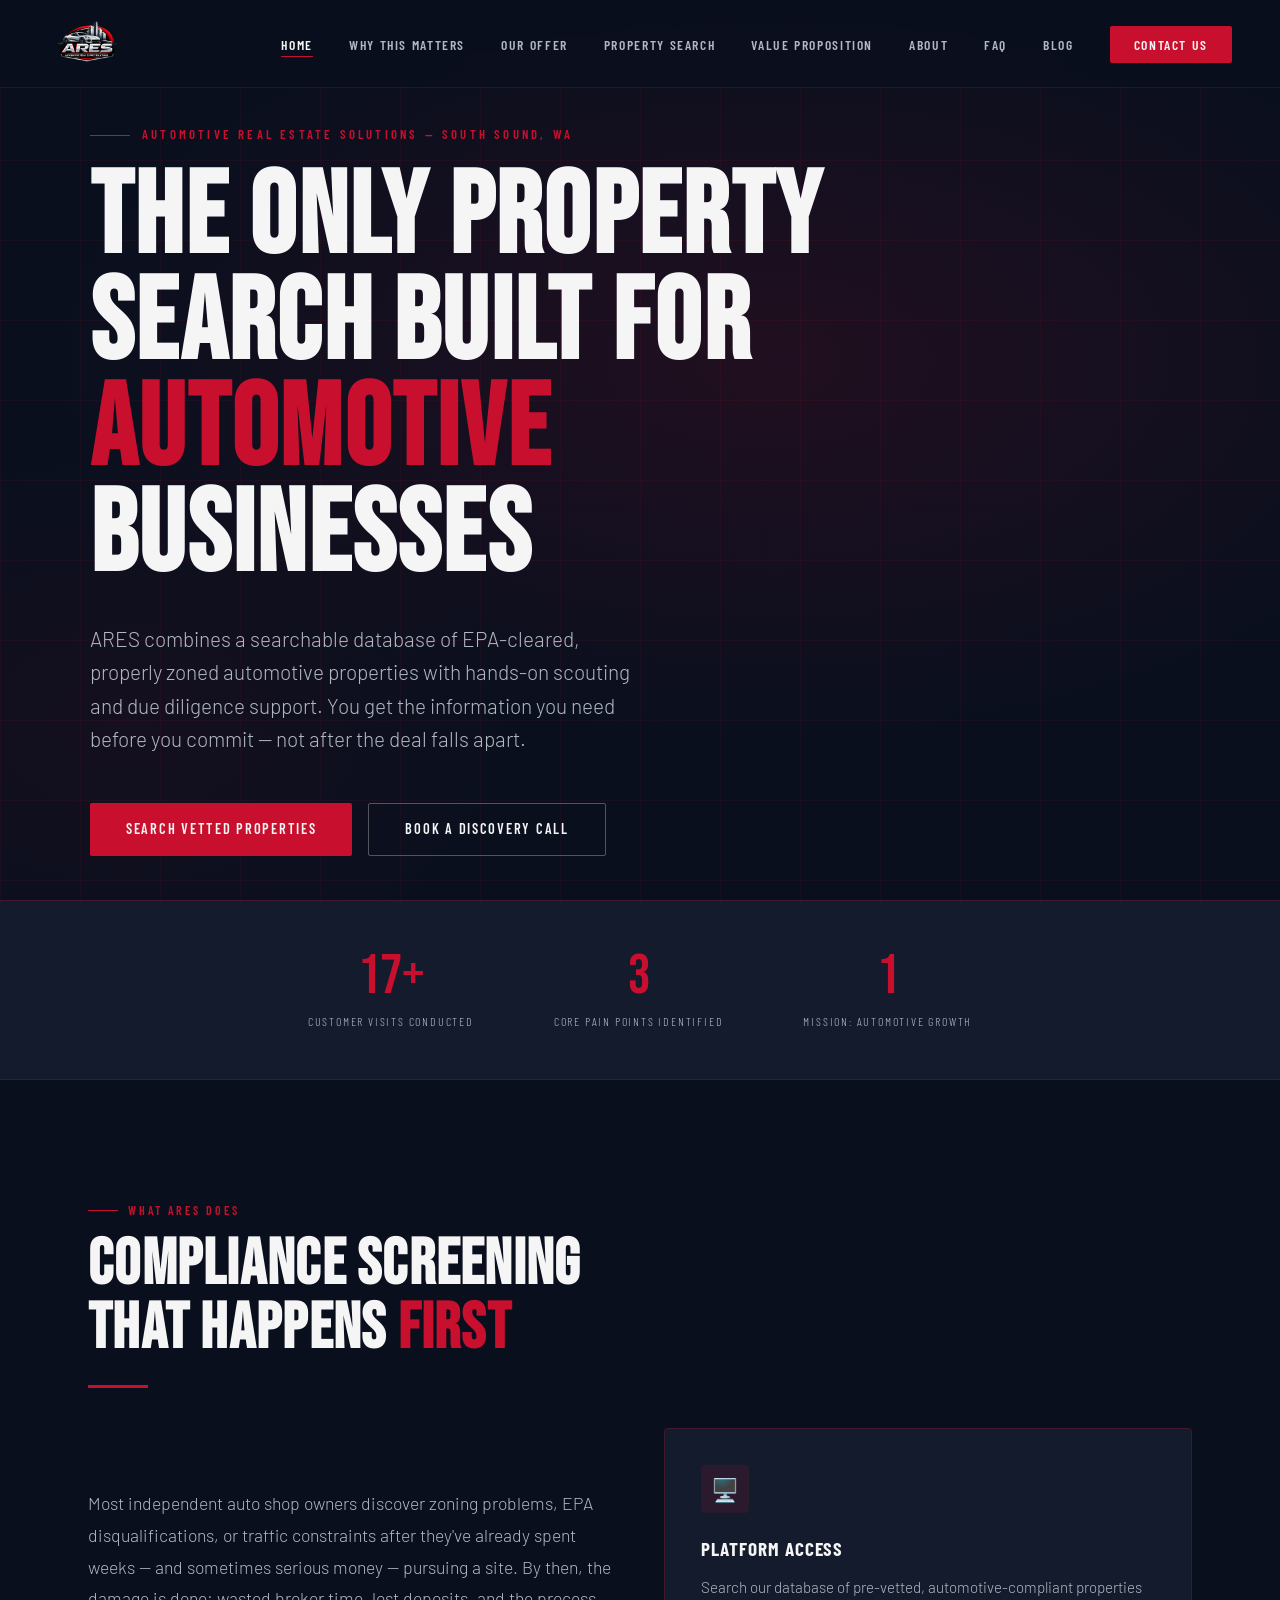
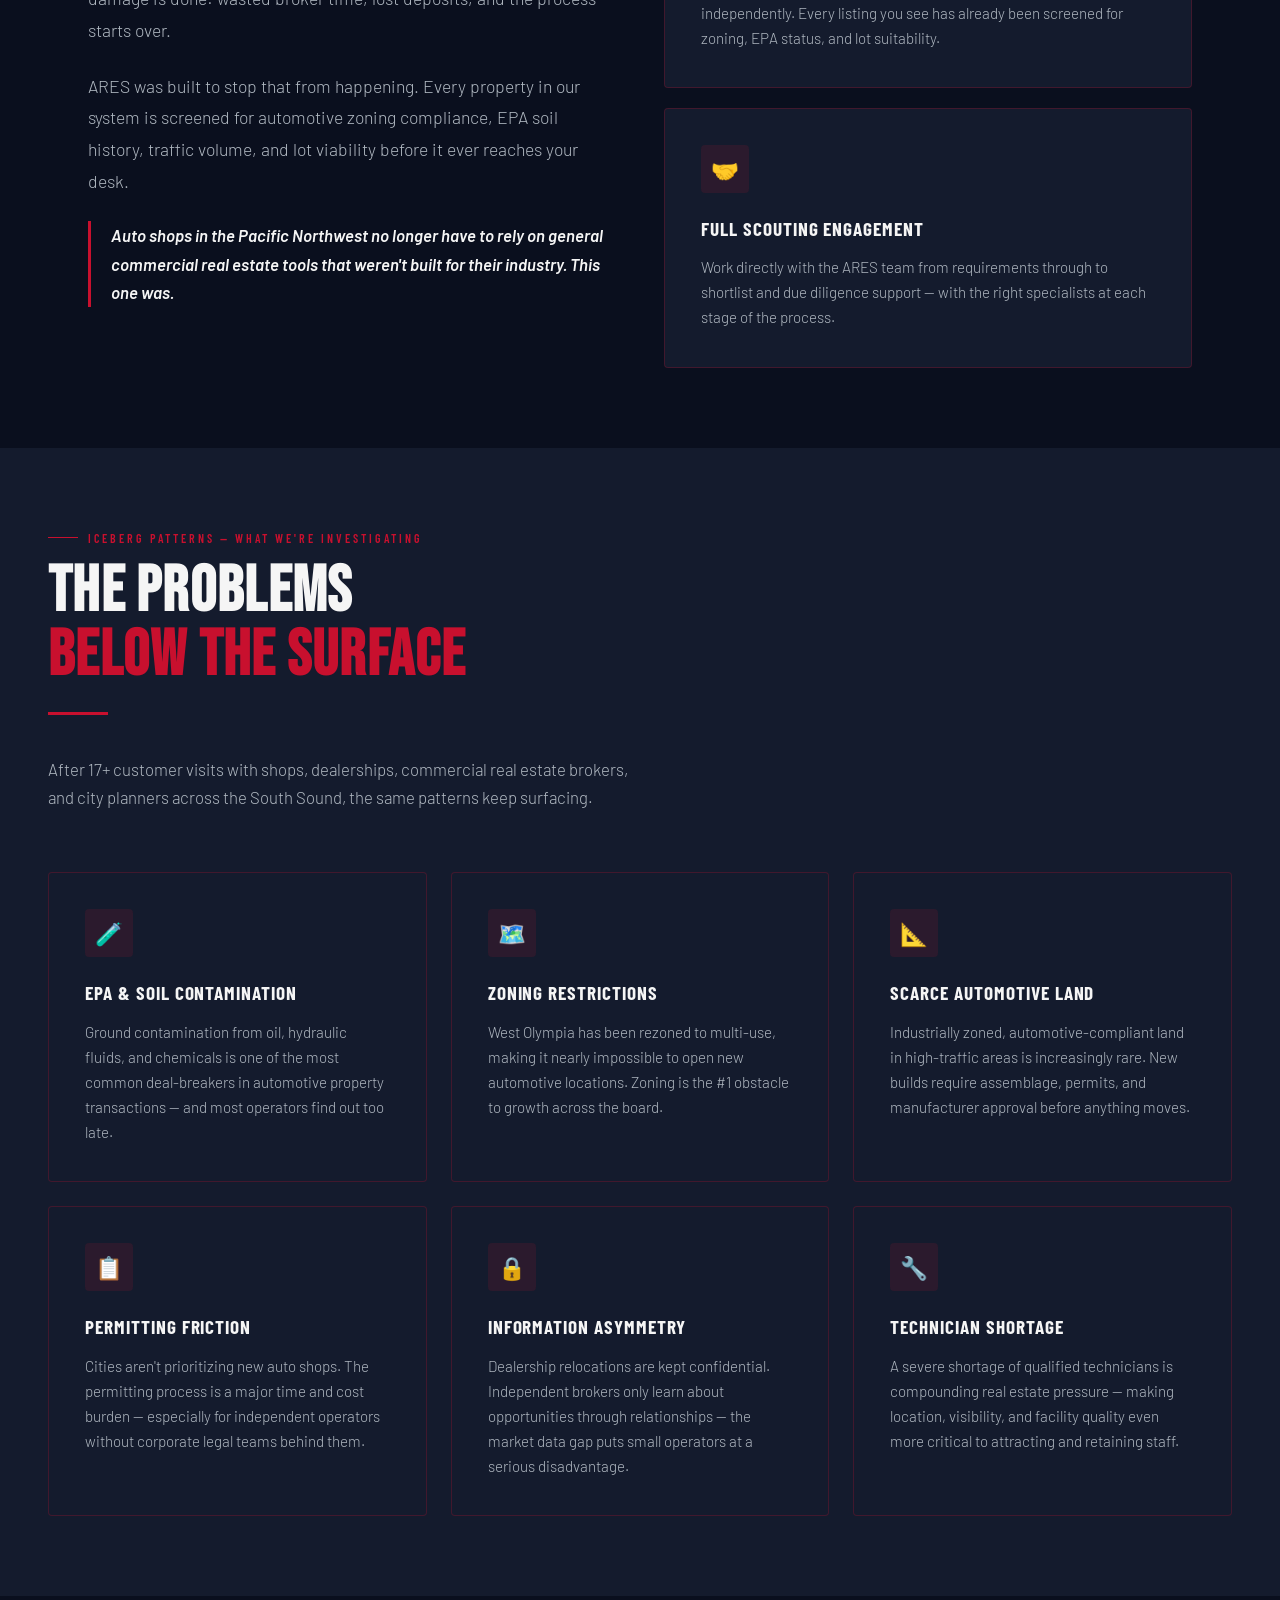
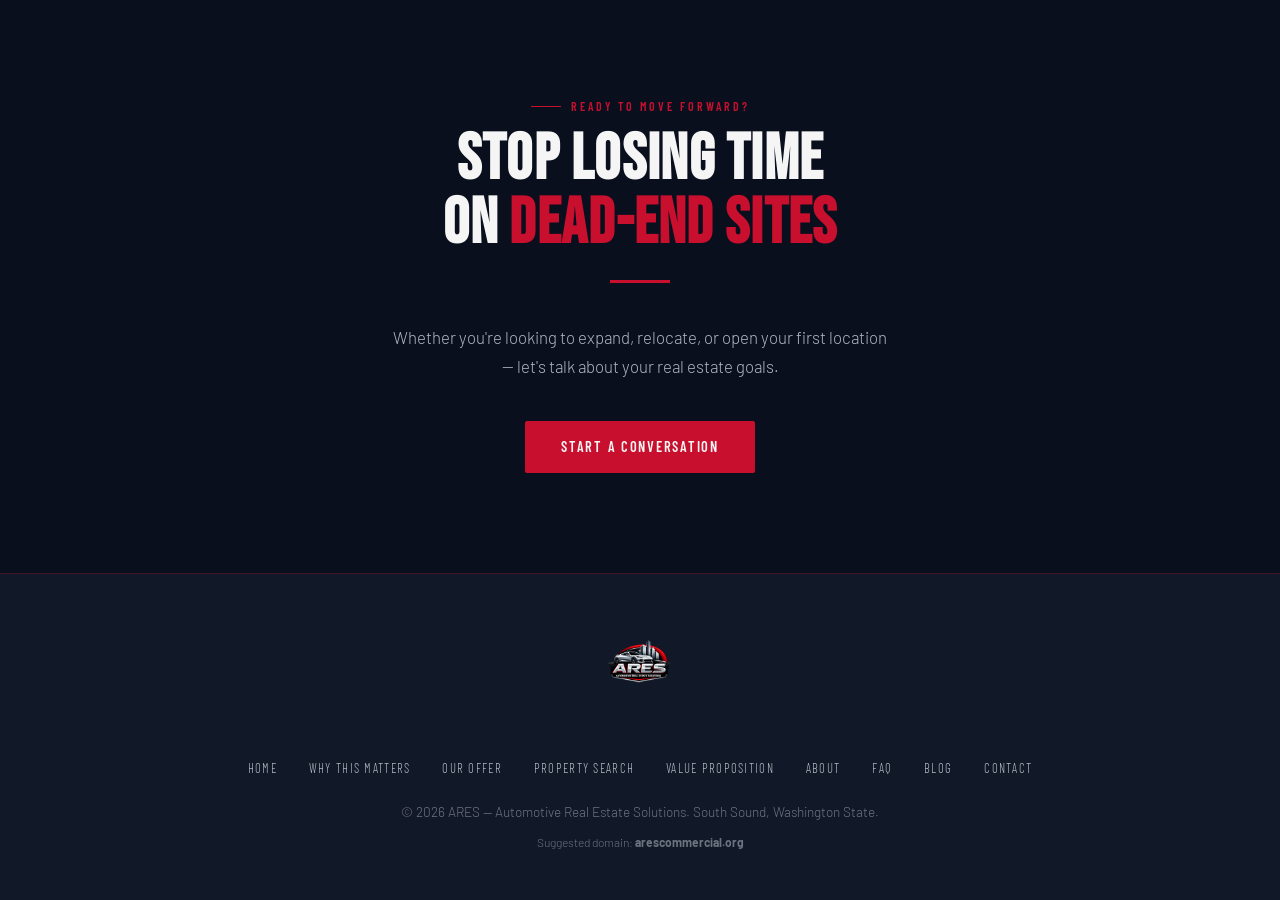
<file: index.html>
<!DOCTYPE html>
<html lang="en">
<head>
  <meta charset="UTF-8" />
  <meta name="viewport" content="width=device-width, initial-scale=1.0" />
  <title>ARES — Vetted Property for Automotive Businesses</title>
  <meta name="description" content="ARES helps auto shops and dealerships find EPA-cleared, properly zoned properties — with a searchable platform and hands-on scouting support." />
  <meta name="keywords" content="automotive real estate, auto shop property, car dealership land, zoning automotive WA, EPA compliant property Olympia, ARES" />  <link rel="canonical" href="https://arescommercial.org/" />
  <link rel="stylesheet" href="assets/style.css" />
  <meta property="og:title" content="ARES — Automotive Real Estate Solutions" />
  <meta property="og:description" content="Helping automotive businesses find, vet, and secure the right property in Washington State." />
  <meta property="og:url" content="https://arescommercial.org/" />
  <meta property="og:type" content="website" />
  <meta property="og:image" content="https://arescommercial.org/assets/logo.png" />
  <meta property="og:site_name" content="ARES Automotive Real Estate Solutions" />
  <meta name="twitter:card" content="summary_large_image" />
  <meta name="twitter:title" content="ARES — Automotive Real Estate Solutions" />
  <meta name="twitter:description" content="Helping automotive businesses find, vet, and secure the right property in Washington State." />
  <meta name="twitter:image" content="https://arescommercial.org/assets/logo.png" />
</head>
<body>

  <!-- NAV -->
  <nav>
    <a class="nav-logo" href="index.html">
      <img src="assets/logo.png" alt="ARES Automotive Real Estate Solutions Logo" />
    </a>
    <button class="hamburger" aria-label="Toggle menu">
      <span></span><span></span><span></span>
    </button>
    <ul>
      <li><a href="index.html" class="active">Home</a></li>
      <li><a href="why-this-matters.html">Why This Matters</a></li>
      <li><a href="offer.html">Our Offer</a></li>
      <li><a href="property-search.html">Property Search</a></li>
      <li><a href="value-proposition.html">Value Proposition</a></li>
      <li><a href="about.html">About</a></li>
      <li><a href="faq.html">FAQ</a></li>
      <li><a href="blog.html">Blog</a></li>
      <li><a href="contact.html" class="nav-cta">Contact Us</a></li>
    </ul>
  </nav>

  <!-- HERO -->
  <div class="hero">
    <div class="hero-bg"></div>
    <div class="hero-grid-lines"></div>
    <div class="hero-content">
      <p class="hero-eyebrow fade-in">Automotive Real Estate Solutions — South Sound, WA</p>
      <h1 class="fade-in">THE ONLY PROPERTY<br>SEARCH BUILT FOR<br><span>AUTOMOTIVE</span><br>BUSINESSES</h1>
      <p class="hero-sub fade-in">ARES combines a searchable database of EPA-cleared, properly zoned automotive properties with hands-on scouting and due diligence support. You get the information you need before you commit — not after the deal falls apart.</p>
      <div class="hero-cta-group fade-in">
        <a href="property-search.html" class="btn-primary">Search Vetted Properties</a>
        <a href="contact.html" class="btn-secondary">Book a Discovery Call</a>
      </div>
    </div>
  </div>

  <!-- STAT BAND -->
  <div class="stat-band">
    <div class="stat-item scroll-reveal">
      <div class="stat-num">17+</div>
      <div class="stat-label">Customer Visits Conducted</div>
    </div>
    <div class="stat-item scroll-reveal">
      <div class="stat-num">3</div>
      <div class="stat-label">Core Pain Points Identified</div>
    </div>
    <div class="stat-item scroll-reveal">
      <div class="stat-num">1</div>
      <div class="stat-label">Mission: Automotive Growth</div>
    </div>
  </div>

  <!-- COMMON WHY -->
  <section>
    <div class="scroll-reveal">
      <p class="section-eyebrow">What ARES Does</p>
      <h2>COMPLIANCE SCREENING<br>THAT HAPPENS <span>FIRST</span></h2>
      <div class="divider"></div>
    </div>
    <div class="grid-2" style="gap: 48px; align-items: center;">
      <div class="scroll-reveal">
        <p style="font-size:1.1rem; color:var(--steel); line-height:1.8; margin-bottom:24px;">
          Most independent auto shop owners discover zoning problems, EPA disqualifications, or traffic constraints after they've already spent weeks — and sometimes serious money — pursuing a site. By then, the damage is done: wasted broker time, lost deposits, and the process starts over.
        </p>
        <p style="font-size:1.1rem; color:var(--steel); line-height:1.8; margin-bottom:24px;">
          ARES was built to stop that from happening. Every property in our system is screened for automotive zoning compliance, EPA soil history, traffic volume, and lot viability before it ever reaches your desk.
        </p>
        <p style="font-size:1.05rem; color:var(--white); font-weight:600; font-style: italic; border-left: 3px solid var(--red); padding-left: 20px;">
          Auto shops in the Pacific Northwest no longer have to rely on general commercial real estate tools that weren't built for their industry. This one was.
        </p>
      </div>
      <div class="scroll-reveal" style="display:flex; flex-direction:column; gap:20px;">
        <div class="card">
          <div class="card-icon">🖥️</div>
          <h3>Platform Access</h3>
          <p>Search our database of pre-vetted, automotive-compliant properties independently. Every listing you see has already been screened for zoning, EPA status, and lot suitability.</p>
        </div>
        <div class="card">
          <div class="card-icon">🤝</div>
          <h3>Full Scouting Engagement</h3>
          <p>Work directly with the ARES team from requirements through to shortlist and due diligence support — with the right specialists at each stage of the process.</p>
        </div>
      </div>
    </div>
  </section>

  <!-- ICEBERG / PROBLEMS WE'RE INVESTIGATING -->
  <section style="background: var(--card-bg); max-width:100%; padding: 80px 48px;">
    <div style="max-width:1200px; margin:0 auto;">
      <div class="scroll-reveal">
        <p class="section-eyebrow">Iceberg Patterns — What We're Investigating</p>
        <h2>THE PROBLEMS<br><span>BELOW THE SURFACE</span></h2>
        <div class="divider"></div>
        <p class="section-lead">After 17+ customer visits with shops, dealerships, commercial real estate brokers, and city planners across the South Sound, the same patterns keep surfacing.</p>
      </div>
      <div class="grid-3">
        <div class="card scroll-reveal">
          <div class="card-icon">🧪</div>
          <h3>EPA & Soil Contamination</h3>
          <p>Ground contamination from oil, hydraulic fluids, and chemicals is one of the most common deal-breakers in automotive property transactions — and most operators find out too late.</p>
        </div>
        <div class="card scroll-reveal">
          <div class="card-icon">🗺️</div>
          <h3>Zoning Restrictions</h3>
          <p>West Olympia has been rezoned to multi-use, making it nearly impossible to open new automotive locations. Zoning is the #1 obstacle to growth across the board.</p>
        </div>
        <div class="card scroll-reveal">
          <div class="card-icon">📐</div>
          <h3>Scarce Automotive Land</h3>
          <p>Industrially zoned, automotive-compliant land in high-traffic areas is increasingly rare. New builds require assemblage, permits, and manufacturer approval before anything moves.</p>
        </div>
        <div class="card scroll-reveal">
          <div class="card-icon">📋</div>
          <h3>Permitting Friction</h3>
          <p>Cities aren't prioritizing new auto shops. The permitting process is a major time and cost burden — especially for independent operators without corporate legal teams behind them.</p>
        </div>
        <div class="card scroll-reveal">
          <div class="card-icon">🔒</div>
          <h3>Information Asymmetry</h3>
          <p>Dealership relocations are kept confidential. Independent brokers only learn about opportunities through relationships — the market data gap puts small operators at a serious disadvantage.</p>
        </div>
        <div class="card scroll-reveal">
          <div class="card-icon">🔧</div>
          <h3>Technician Shortage</h3>
          <p>A severe shortage of qualified technicians is compounding real estate pressure — making location, visibility, and facility quality even more critical to attracting and retaining staff.</p>
        </div>
      </div>
    </div>
  </section>

  <!-- CTA BAND -->
  <section style="text-align:center; padding: 100px 48px;">
    <div class="scroll-reveal">
      <p class="section-eyebrow" style="justify-content:center;">Ready to Move Forward?</p>
      <h2>STOP LOSING TIME<br>ON <span>DEAD-END SITES</span></h2>
      <div class="divider" style="margin: 24px auto 40px;"></div>
      <p style="color:var(--steel); max-width:500px; margin:0 auto 40px; font-size:1.05rem;">Whether you're looking to expand, relocate, or open your first location — let's talk about your real estate goals.</p>
      <a href="contact.html" class="btn-primary">Start a Conversation</a>
    </div>
  </section>

  <!-- FOOTER -->
  <footer>
    <img src="assets/logo.png" alt="ARES Logo" />
    <ul class="footer-links">
      <li><a href="index.html">Home</a></li>
      <li><a href="why-this-matters.html">Why This Matters</a></li>
      <li><a href="offer.html">Our Offer</a></li>
      <li><a href="property-search.html">Property Search</a></li>
      <li><a href="value-proposition.html">Value Proposition</a></li>
      <li><a href="about.html">About</a></li>
      <li><a href="faq.html">FAQ</a></li>
      <li><a href="blog.html">Blog</a></li>
      <li><a href="contact.html">Contact</a></li>
    </ul>
    <p>&copy; 2026 ARES — Automotive Real Estate Solutions. South Sound, Washington State.</p>
    <p style="margin-top:8px; font-size:0.75rem;">Suggested domain: <strong>arescommercial.org</strong></p>
  </footer>

  <script src="assets/main.js"></script>
</body>
</html>
</file>
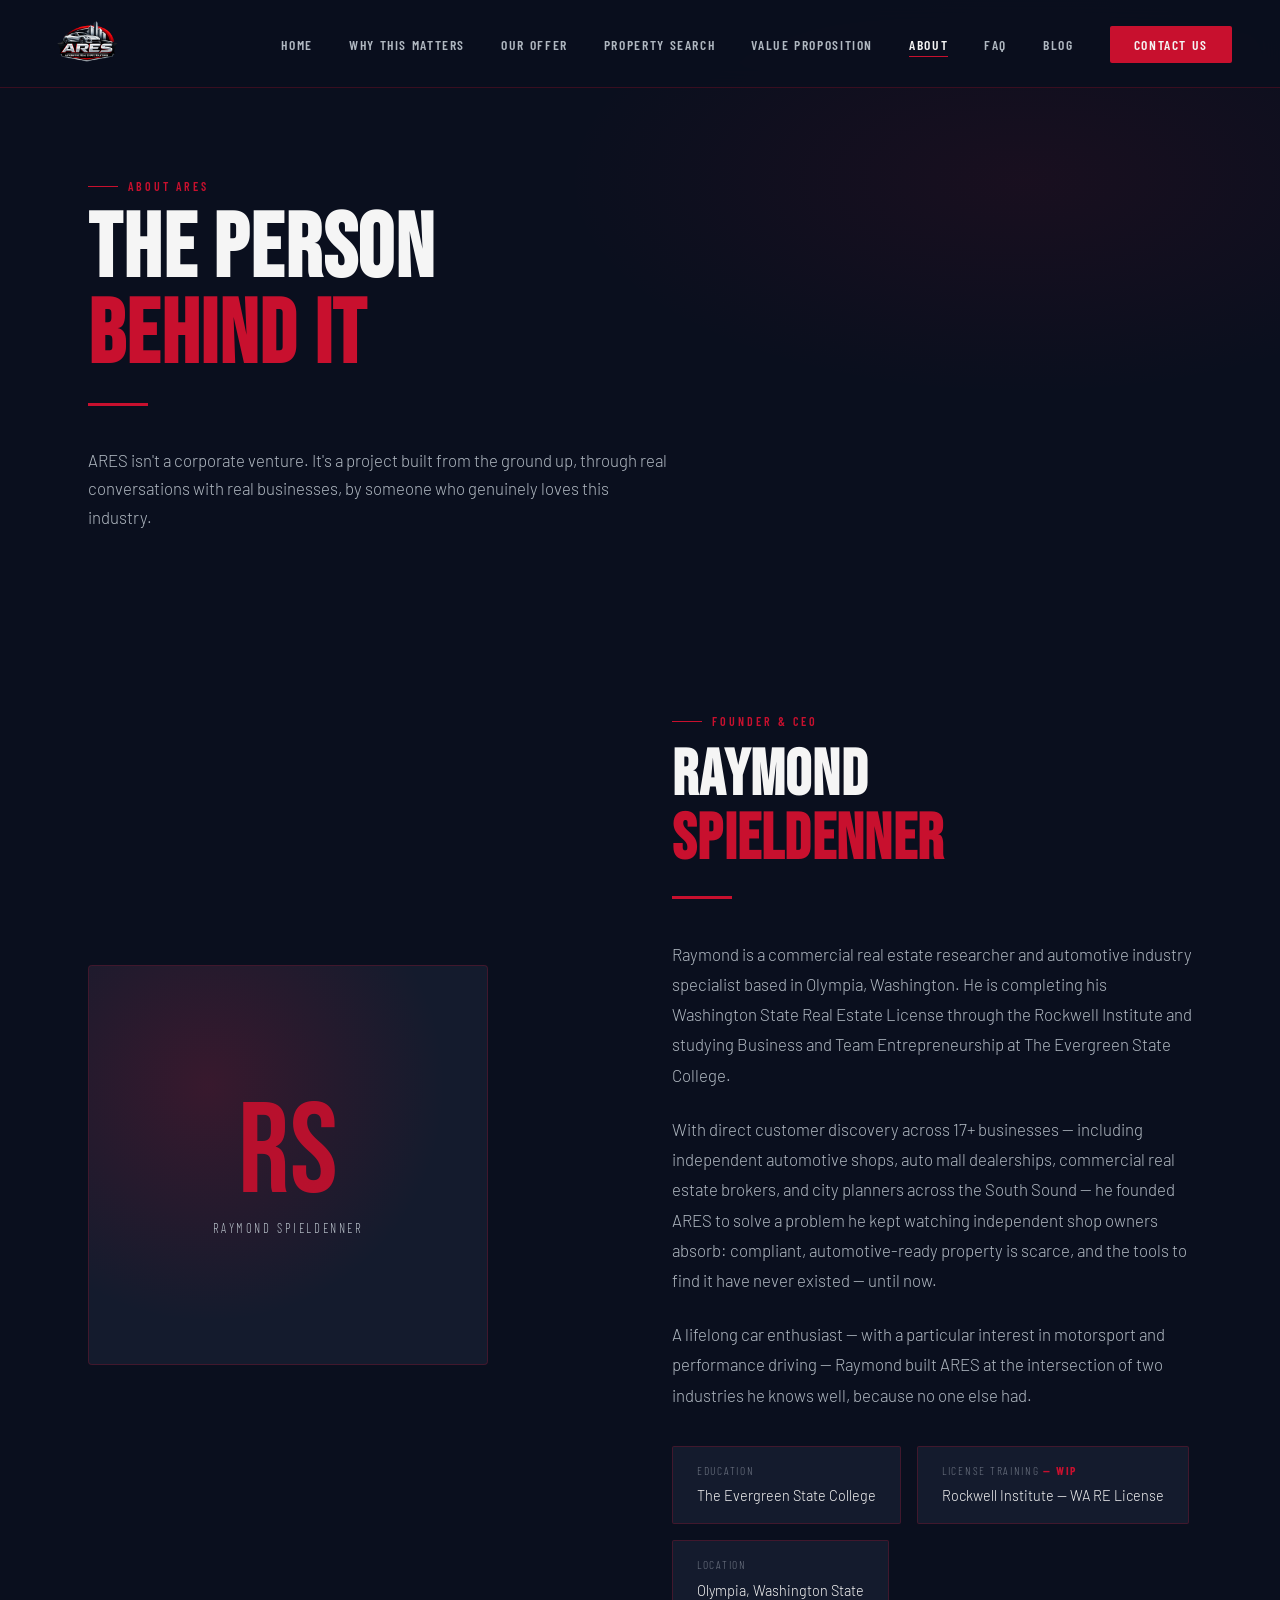
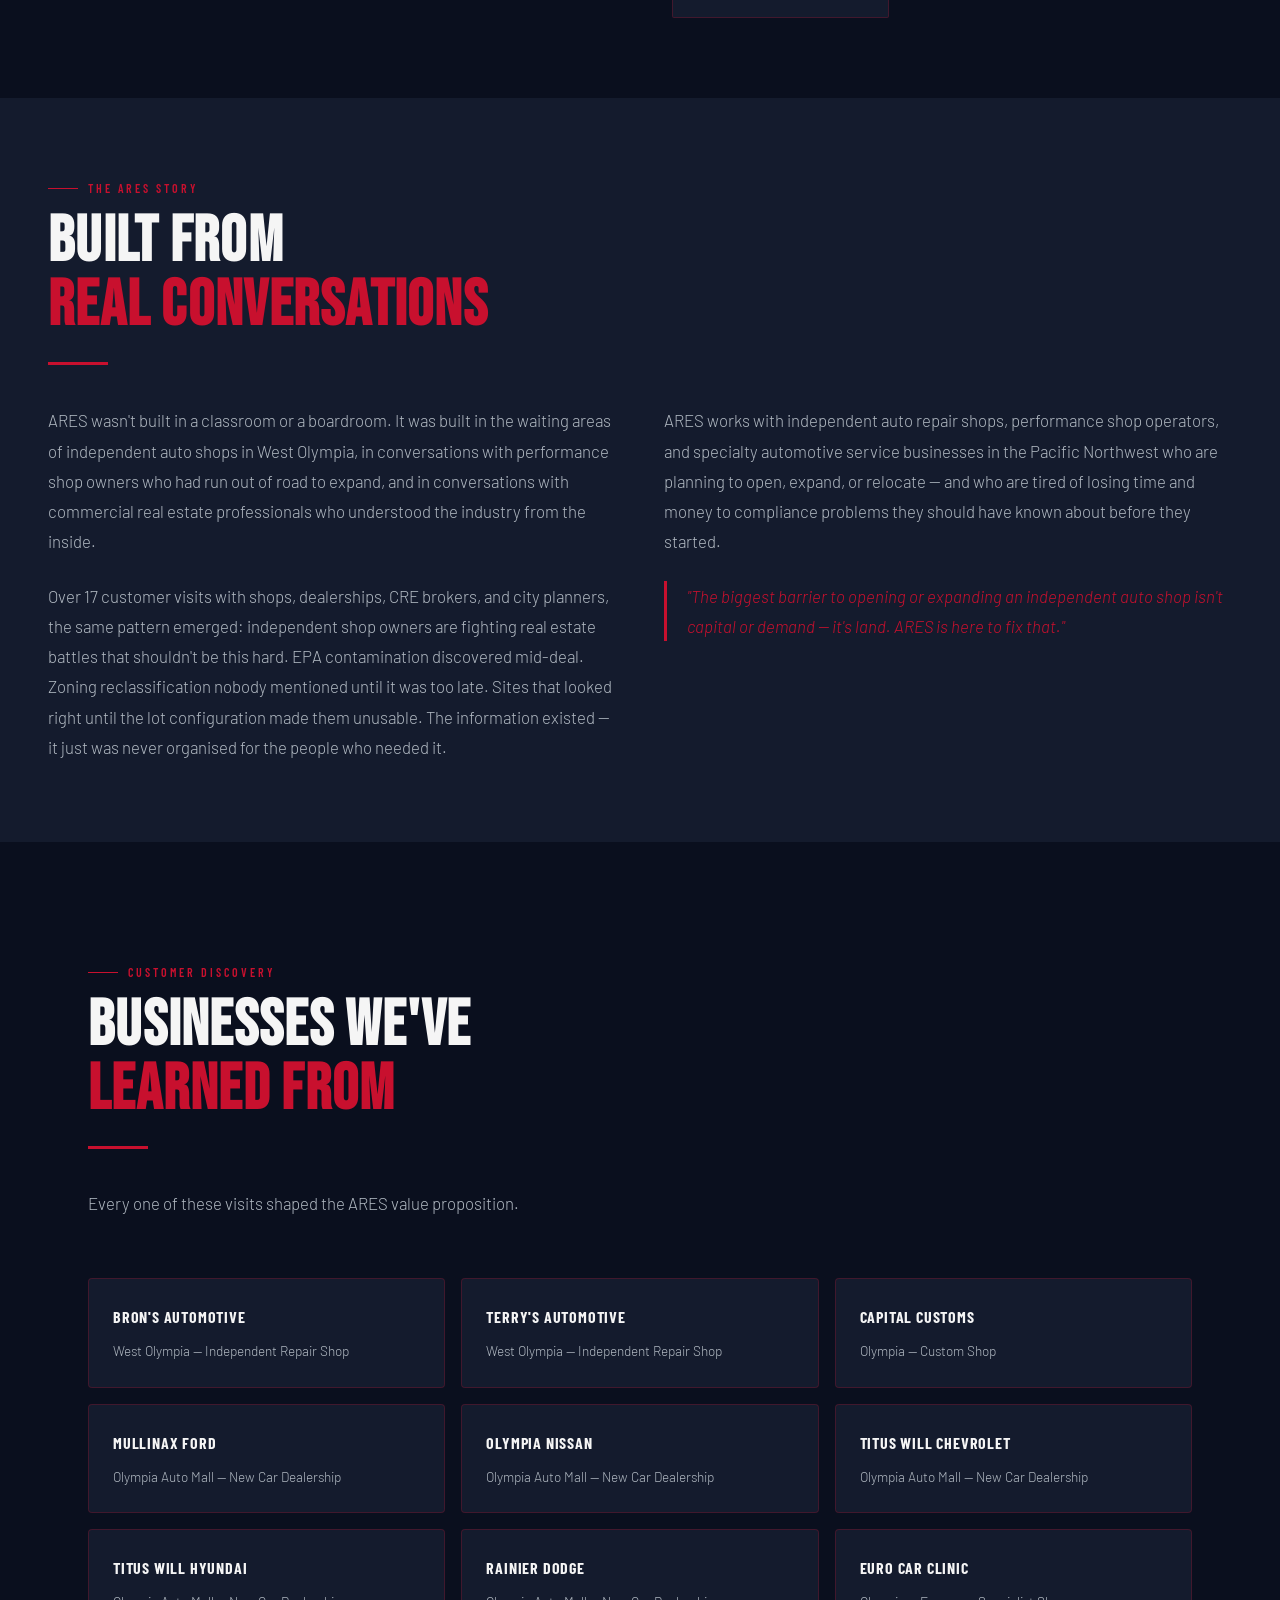
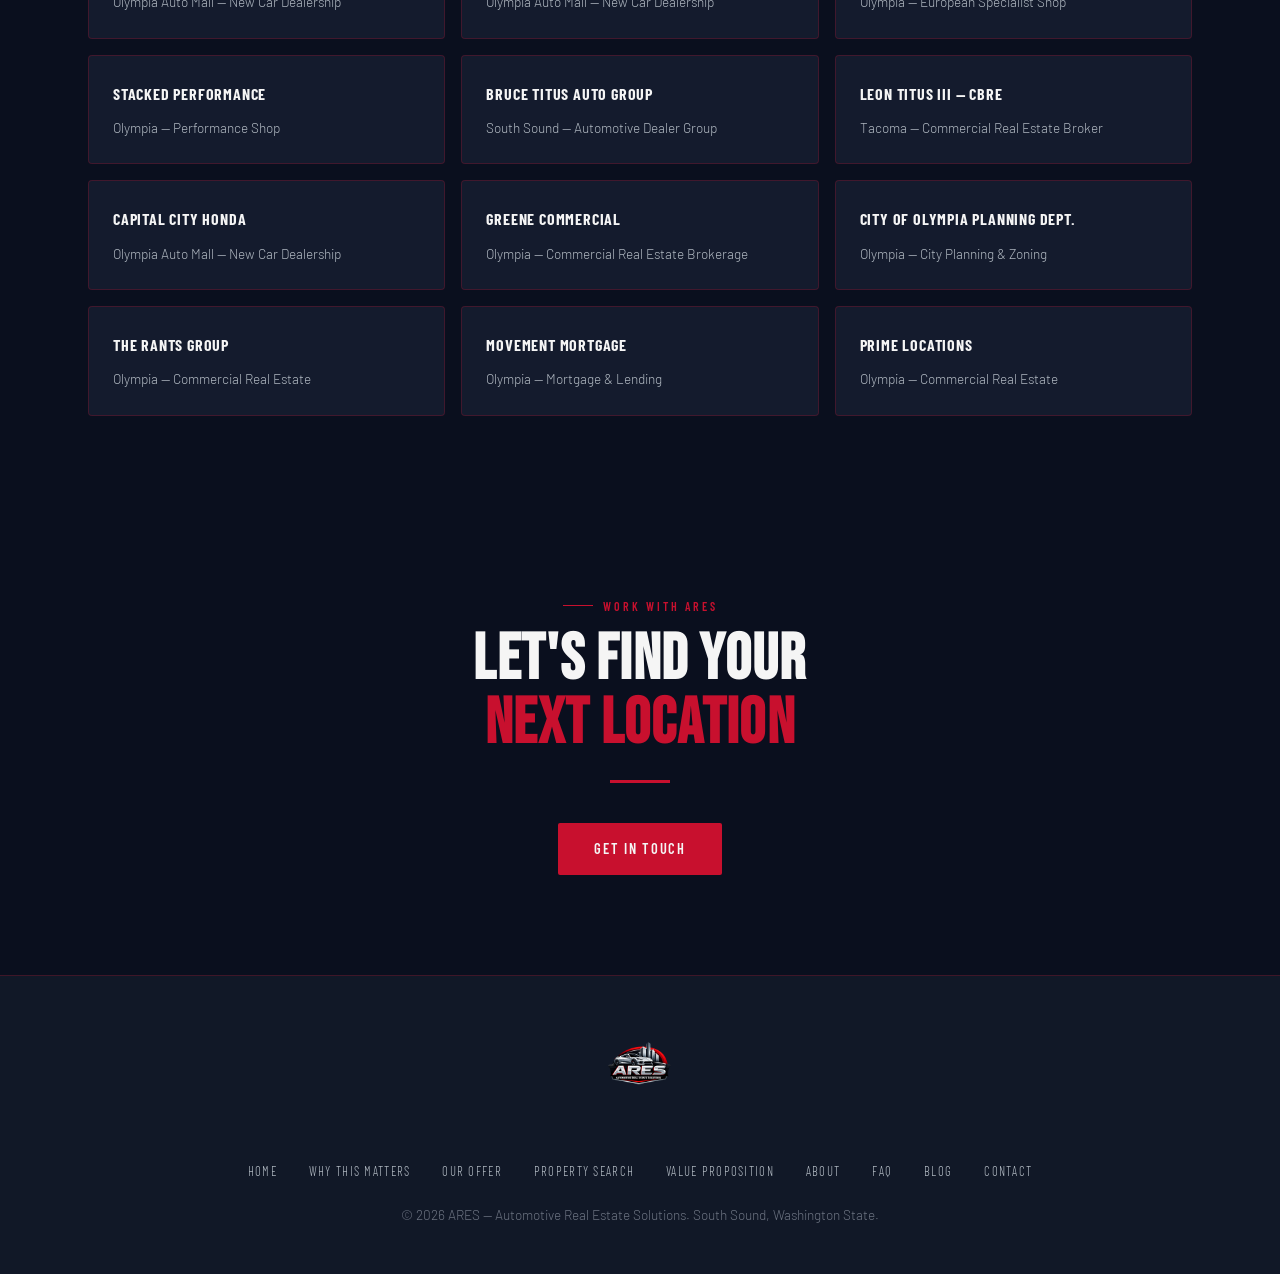
<file: about.html>
<!DOCTYPE html>
<html lang="en">
<head>
  <meta charset="UTF-8" />
  <meta name="viewport" content="width=device-width, initial-scale=1.0" />
  <title>About — ARES Automotive Real Estate Solutions</title>
  <meta name="description" content="ARES was founded by Raymond Spieldenner to solve the real estate challenges facing South Sound automotive businesses." />
  <meta name="keywords" content="ARES founder, Raymond Spieldenner, automotive real estate Washington, Evergreen State College entrepreneurship" />
  <link rel="canonical" href="https://arescommercial.org/about.html" />
  <link rel="stylesheet" href="assets/style.css" />
  <meta property="og:title" content="About ARES — Automotive Real Estate Solutions" />
  <meta property="og:description" content="ARES was founded by Raymond Spieldenner to solve the real estate challenges facing independent auto shops and dealerships in Washington State." />
  <meta property="og:url" content="https://arescommercial.org/about.html" />
  <meta property="og:type" content="website" />
  <meta property="og:image" content="https://arescommercial.org/assets/logo.png" />
  <meta property="og:site_name" content="ARES Automotive Real Estate Solutions" />
  <meta name="twitter:card" content="summary_large_image" />
  <meta name="twitter:title" content="About ARES — Automotive Real Estate Solutions" />
  <meta name="twitter:description" content="ARES was founded by Raymond Spieldenner to solve the real estate challenges facing independent auto shops and dealerships in Washington State." />
  <meta name="twitter:image" content="https://arescommercial.org/assets/logo.png" />
</head>
<body>

  <!-- NAV -->
  <nav>
    <a class="nav-logo" href="index.html">
      <img src="assets/logo.png" alt="ARES Logo" />
    </a>
    <button class="hamburger" aria-label="Toggle menu">
      <span></span><span></span><span></span>
    </button>
    <ul>
      <li><a href="index.html">Home</a></li>
      <li><a href="why-this-matters.html">Why This Matters</a></li>
      <li><a href="offer.html">Our Offer</a></li>
      <li><a href="property-search.html">Property Search</a></li>
      <li><a href="value-proposition.html">Value Proposition</a></li>
      <li><a href="about.html" class="active">About</a></li>
      <li><a href="faq.html">FAQ</a></li>
      <li><a href="blog.html">Blog</a></li>
      <li><a href="contact.html" class="nav-cta">Contact Us</a></li>
    </ul>
  </nav>

  <div class="page-hero-bg"></div>

  <!-- PAGE HERO -->
  <div class="page-hero">
    <p class="section-eyebrow fade-in">About ARES</p>
    <h1 class="fade-in" style="font-family:'Bebas Neue',sans-serif; font-size:clamp(3rem,7vw,7rem); line-height:0.95; letter-spacing:0.02em;">THE PERSON<br><span style="color:var(--red);">BEHIND IT</span></h1>
    <div class="divider fade-in"></div>
    <p class="fade-in" style="font-size:1.05rem; color:var(--steel); max-width:580px; line-height:1.7;">ARES isn't a corporate venture. It's a project built from the ground up, through real conversations with real businesses, by someone who genuinely loves this industry.</p>
  </div>

  <!-- FOUNDER SECTION -->
  <section>
    <div class="grid-2" style="gap:64px; align-items:center;">
      <div class="scroll-reveal">
        <!-- Monogram placeholder in brand colors -->
        <div style="width:100%; aspect-ratio:1; max-width:400px; background:var(--card-bg); border:1px solid var(--border); border-radius:4px; display:flex; align-items:center; justify-content:center; position:relative; overflow:hidden;">
          <div style="position:absolute; inset:0; background: radial-gradient(ellipse at 30% 30%, rgba(200,16,46,0.2), transparent 60%);"></div>
          <div style="text-align:center; position:relative; z-index:1;">
            <div style="font-family:'Bebas Neue',sans-serif; font-size:8rem; color:var(--red); line-height:1; opacity:0.9;">RS</div>
            <div style="font-family:'Barlow Condensed',sans-serif; font-size:0.8rem; letter-spacing:0.2em; text-transform:uppercase; color:var(--steel);">Raymond Spieldenner</div>
          </div>
        </div>
      </div>
      <div class="scroll-reveal">
        <p class="section-eyebrow">Founder & CEO</p>
        <h2>RAYMOND<br><span>SPIELDENNER</span></h2>
        <div class="divider"></div>
        <p style="font-size:1.05rem; color:var(--steel); line-height:1.8; margin-bottom:24px;">
          Raymond is a commercial real estate researcher and automotive industry specialist based in Olympia, Washington. He is completing his Washington State Real Estate License through the Rockwell Institute and studying Business and Team Entrepreneurship at The Evergreen State College.
        </p>
        <p style="font-size:1.05rem; color:var(--steel); line-height:1.8; margin-bottom:24px;">
          With direct customer discovery across 17+ businesses — including independent automotive shops, auto mall dealerships, commercial real estate brokers, and city planners across the South Sound — he founded ARES to solve a problem he kept watching independent shop owners absorb: compliant, automotive-ready property is scarce, and the tools to find it have never existed — until now.
        </p>
        <p style="font-size:1.05rem; color:var(--steel); line-height:1.8;">
          A lifelong car enthusiast — with a particular interest in motorsport and performance driving — Raymond built ARES at the intersection of two industries he knows well, because no one else had.
        </p>
        <div style="margin-top:36px; display:flex; gap:16px; flex-wrap:wrap;">
          <div style="padding:14px 24px; background:var(--card-bg); border:1px solid var(--border); border-radius:2px;">
            <div style="font-family:'Barlow Condensed',sans-serif; font-size:0.72rem; letter-spacing:0.15em; text-transform:uppercase; color:var(--dim); margin-bottom:4px;">Education</div>
            <div style="font-size:0.9rem; color:var(--white);">The Evergreen State College</div>
          </div>
          <div style="padding:14px 24px; background:var(--card-bg); border:1px solid var(--border); border-radius:2px;">
            <div style="font-family:'Barlow Condensed',sans-serif; font-size:0.72rem; letter-spacing:0.15em; text-transform:uppercase; color:var(--dim); margin-bottom:4px;">License Training <span style="color:var(--red); font-weight:700;">— WIP</span></div>
            <div style="font-size:0.9rem; color:var(--white);">Rockwell Institute — WA RE License</div>
          </div>
          <div style="padding:14px 24px; background:var(--card-bg); border:1px solid var(--border); border-radius:2px;">
            <div style="font-family:'Barlow Condensed',sans-serif; font-size:0.72rem; letter-spacing:0.15em; text-transform:uppercase; color:var(--dim); margin-bottom:4px;">Location</div>
            <div style="font-size:0.9rem; color:var(--white);">Olympia, Washington State</div>
          </div>
        </div>
      </div>
    </div>
  </section>

  <!-- ARES STORY -->
  <section style="background:var(--card-bg); max-width:100%; padding:80px 48px;">
    <div style="max-width:1200px; margin:0 auto;">
      <div class="scroll-reveal">
        <p class="section-eyebrow">The ARES Story</p>
        <h2>BUILT FROM<br><span>REAL CONVERSATIONS</span></h2>
        <div class="divider"></div>
      </div>
      <div class="grid-2" style="gap:48px;">
        <div class="scroll-reveal">
          <p style="font-size:1.05rem; color:var(--steel); line-height:1.8; margin-bottom:24px;">
            ARES wasn't built in a classroom or a boardroom. It was built in the waiting areas of independent auto shops in West Olympia, in conversations with performance shop owners who had run out of road to expand, and in conversations with commercial real estate professionals who understood the industry from the inside.
          </p>
          <p style="font-size:1.05rem; color:var(--steel); line-height:1.8;">
            Over 17 customer visits with shops, dealerships, CRE brokers, and city planners, the same pattern emerged: independent shop owners are fighting real estate battles that shouldn't be this hard. EPA contamination discovered mid-deal. Zoning reclassification nobody mentioned until it was too late. Sites that looked right until the lot configuration made them unusable. The information existed — it just was never organised for the people who needed it.
          </p>
        </div>
        <div class="scroll-reveal">
          <p style="font-size:1.05rem; color:var(--steel); line-height:1.8; margin-bottom:24px;">
            ARES works with independent auto repair shops, performance shop operators, and specialty automotive service businesses in the Pacific Northwest who are planning to open, expand, or relocate — and who are tired of losing time and money to compliance problems they should have known about before they started.
          </p>
          <p style="font-size:1.05rem; color:var(--red); line-height:1.8; font-style:italic; border-left:3px solid var(--red); padding-left:20px;">
            "The biggest barrier to opening or expanding an independent auto shop isn't capital or demand — it's land. ARES is here to fix that."
          </p>
        </div>
      </div>
    </div>
  </section>

  <!-- VISITS CONDUCTED -->
  <section>
    <div class="scroll-reveal">
      <p class="section-eyebrow">Customer Discovery</p>
      <h2>BUSINESSES WE'VE<br><span>LEARNED FROM</span></h2>
      <div class="divider"></div>
      <p class="section-lead">Every one of these visits shaped the ARES value proposition.</p>
    </div>
    <div class="grid-3" style="gap:16px;">
      <div class="card scroll-reveal" style="padding:24px;">
        <h3 style="font-size:1rem;">Bron's Automotive</h3>
        <p style="font-size:0.85rem;">West Olympia — Independent Repair Shop</p>
      </div>
      <div class="card scroll-reveal" style="padding:24px;">
        <h3 style="font-size:1rem;">Terry's Automotive</h3>
        <p style="font-size:0.85rem;">West Olympia — Independent Repair Shop</p>
      </div>
      <div class="card scroll-reveal" style="padding:24px;">
        <h3 style="font-size:1rem;">Capital Customs</h3>
        <p style="font-size:0.85rem;">Olympia — Custom Shop</p>
      </div>
      <div class="card scroll-reveal" style="padding:24px;">
        <h3 style="font-size:1rem;">Mullinax Ford</h3>
        <p style="font-size:0.85rem;">Olympia Auto Mall — New Car Dealership</p>
      </div>
      <div class="card scroll-reveal" style="padding:24px;">
        <h3 style="font-size:1rem;">Olympia Nissan</h3>
        <p style="font-size:0.85rem;">Olympia Auto Mall — New Car Dealership</p>
      </div>
      <div class="card scroll-reveal" style="padding:24px;">
        <h3 style="font-size:1rem;">Titus Will Chevrolet</h3>
        <p style="font-size:0.85rem;">Olympia Auto Mall — New Car Dealership</p>
      </div>
      <div class="card scroll-reveal" style="padding:24px;">
        <h3 style="font-size:1rem;">Titus Will Hyundai</h3>
        <p style="font-size:0.85rem;">Olympia Auto Mall — New Car Dealership</p>
      </div>
      <div class="card scroll-reveal" style="padding:24px;">
        <h3 style="font-size:1rem;">Rainier Dodge</h3>
        <p style="font-size:0.85rem;">Olympia Auto Mall — New Car Dealership</p>
      </div>
      <div class="card scroll-reveal" style="padding:24px;">
        <h3 style="font-size:1rem;">Euro Car Clinic</h3>
        <p style="font-size:0.85rem;">Olympia — European Specialist Shop</p>
      </div>
      <div class="card scroll-reveal" style="padding:24px;">
        <h3 style="font-size:1rem;">Stacked Performance</h3>
        <p style="font-size:0.85rem;">Olympia — Performance Shop</p>
      </div>
      <div class="card scroll-reveal" style="padding:24px;">
        <h3 style="font-size:1rem;">Bruce Titus Auto Group</h3>
        <p style="font-size:0.85rem;">South Sound — Automotive Dealer Group</p>
      </div>
      <div class="card scroll-reveal" style="padding:24px;">
        <h3 style="font-size:1rem;">Leon Titus III — CBRE</h3>
        <p style="font-size:0.85rem;">Tacoma — Commercial Real Estate Broker</p>
      </div>
      <div class="card scroll-reveal" style="padding:24px;">
        <h3 style="font-size:1rem;">Capital City Honda</h3>
        <p style="font-size:0.85rem;">Olympia Auto Mall — New Car Dealership</p>
      </div>
      <div class="card scroll-reveal" style="padding:24px;">
        <h3 style="font-size:1rem;">Greene Commercial</h3>
        <p style="font-size:0.85rem;">Olympia — Commercial Real Estate Brokerage</p>
      </div>
      <div class="card scroll-reveal" style="padding:24px;">
        <h3 style="font-size:1rem;">City of Olympia Planning Dept.</h3>
        <p style="font-size:0.85rem;">Olympia — City Planning & Zoning</p>
      </div>
      <div class="card scroll-reveal" style="padding:24px;">
        <h3 style="font-size:1rem;">The Rants Group</h3>
        <p style="font-size:0.85rem;">Olympia — Commercial Real Estate</p>
      </div>
      <div class="card scroll-reveal" style="padding:24px;">
        <h3 style="font-size:1rem;">Movement Mortgage</h3>
        <p style="font-size:0.85rem;">Olympia — Mortgage &amp; Lending</p>
      </div>
      <div class="card scroll-reveal" style="padding:24px;">
        <h3 style="font-size:1rem;">Prime Locations</h3>
        <p style="font-size:0.85rem;">Olympia — Commercial Real Estate</p>
      </div>
    </div>
  </section>

  <!-- CTA -->
  <section style="text-align:center; padding:100px 48px;">
    <div class="scroll-reveal">
      <p class="section-eyebrow" style="justify-content:center;">Work With ARES</p>
      <h2>LET'S FIND YOUR<br><span>NEXT LOCATION</span></h2>
      <div class="divider" style="margin:24px auto 40px;"></div>
      <a href="contact.html" class="btn-primary">Get In Touch</a>
    </div>
  </section>

  <!-- FOOTER -->
  <footer>
    <img src="assets/logo.png" alt="ARES Logo" />
    <ul class="footer-links">
      <li><a href="index.html">Home</a></li>
      <li><a href="why-this-matters.html">Why This Matters</a></li>
      <li><a href="offer.html">Our Offer</a></li>
      <li><a href="property-search.html">Property Search</a></li>
      <li><a href="value-proposition.html">Value Proposition</a></li>
      <li><a href="about.html">About</a></li>
      <li><a href="faq.html">FAQ</a></li>
      <li><a href="blog.html">Blog</a></li>
      <li><a href="contact.html">Contact</a></li>
    </ul>
    <p>&copy; 2026 ARES — Automotive Real Estate Solutions. South Sound, Washington State.</p>
  </footer>

  <script src="assets/main.js"></script>
</body>
</html>
</file>
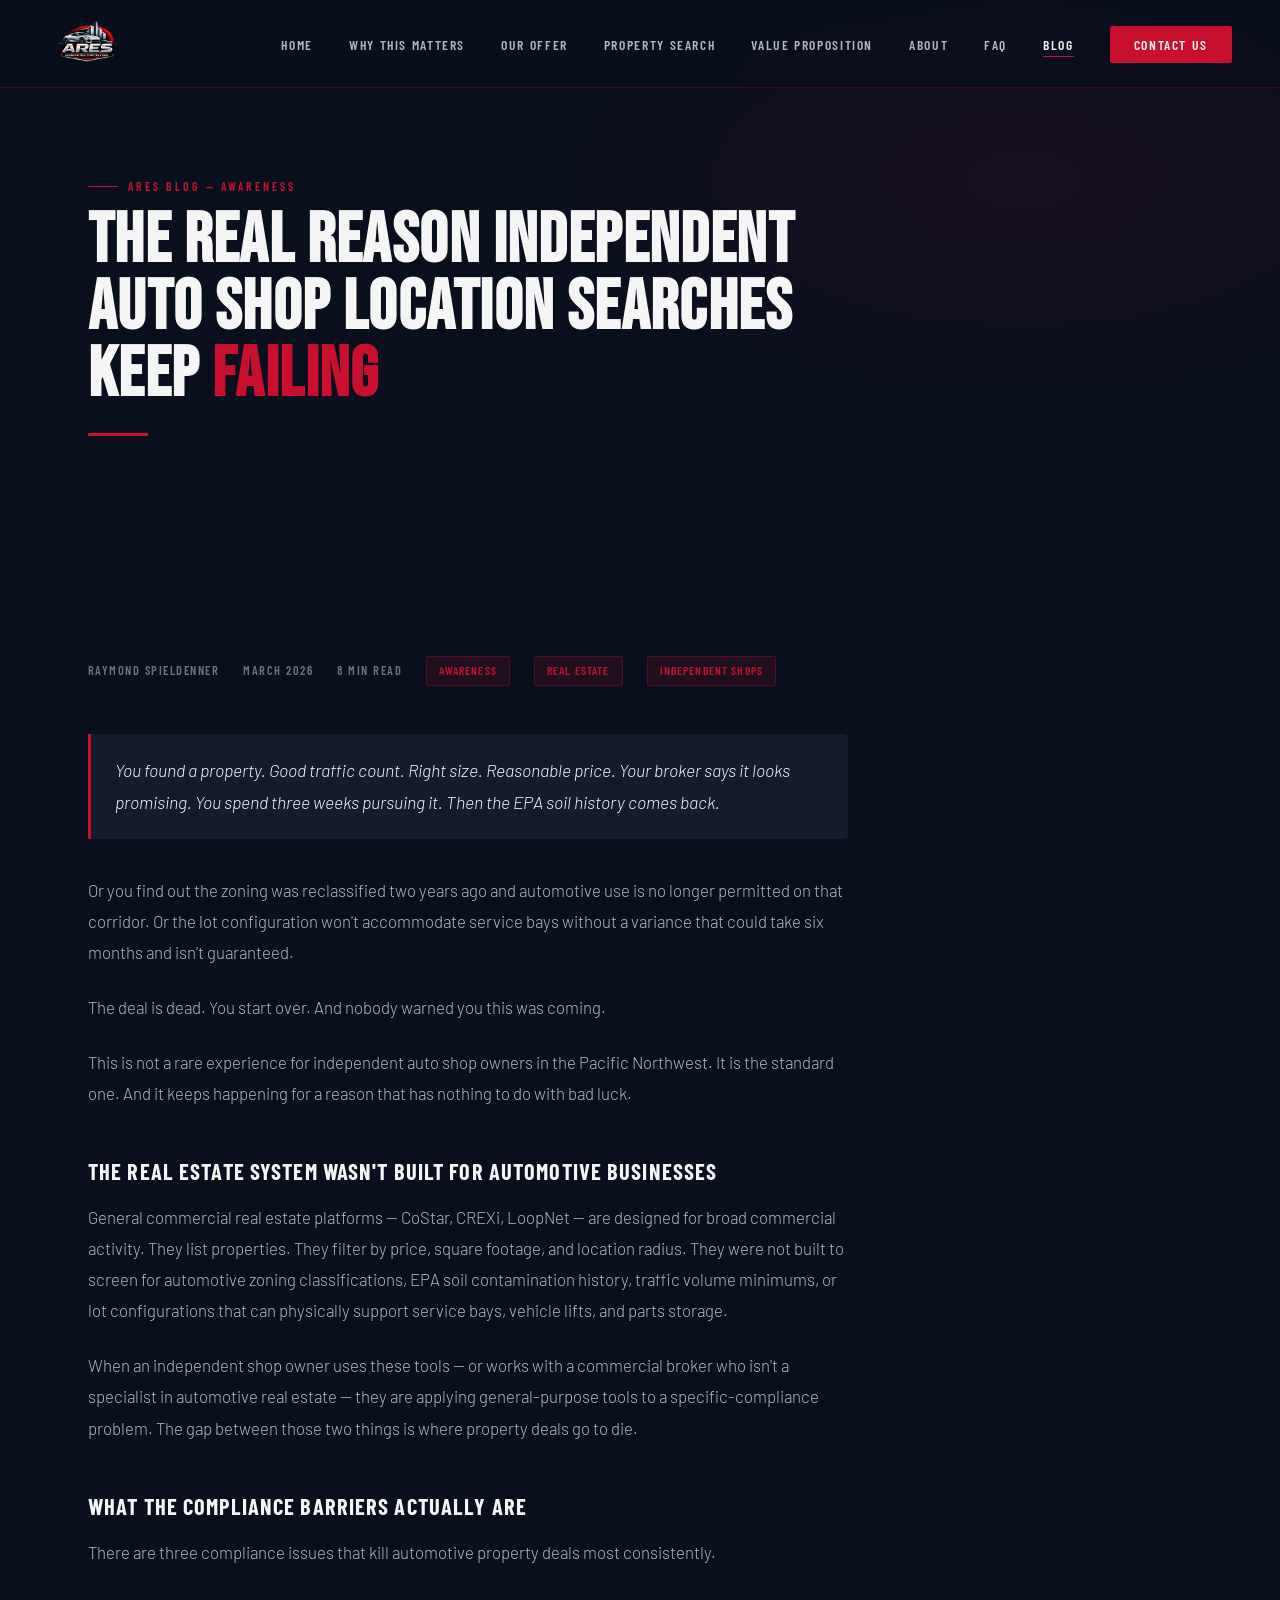
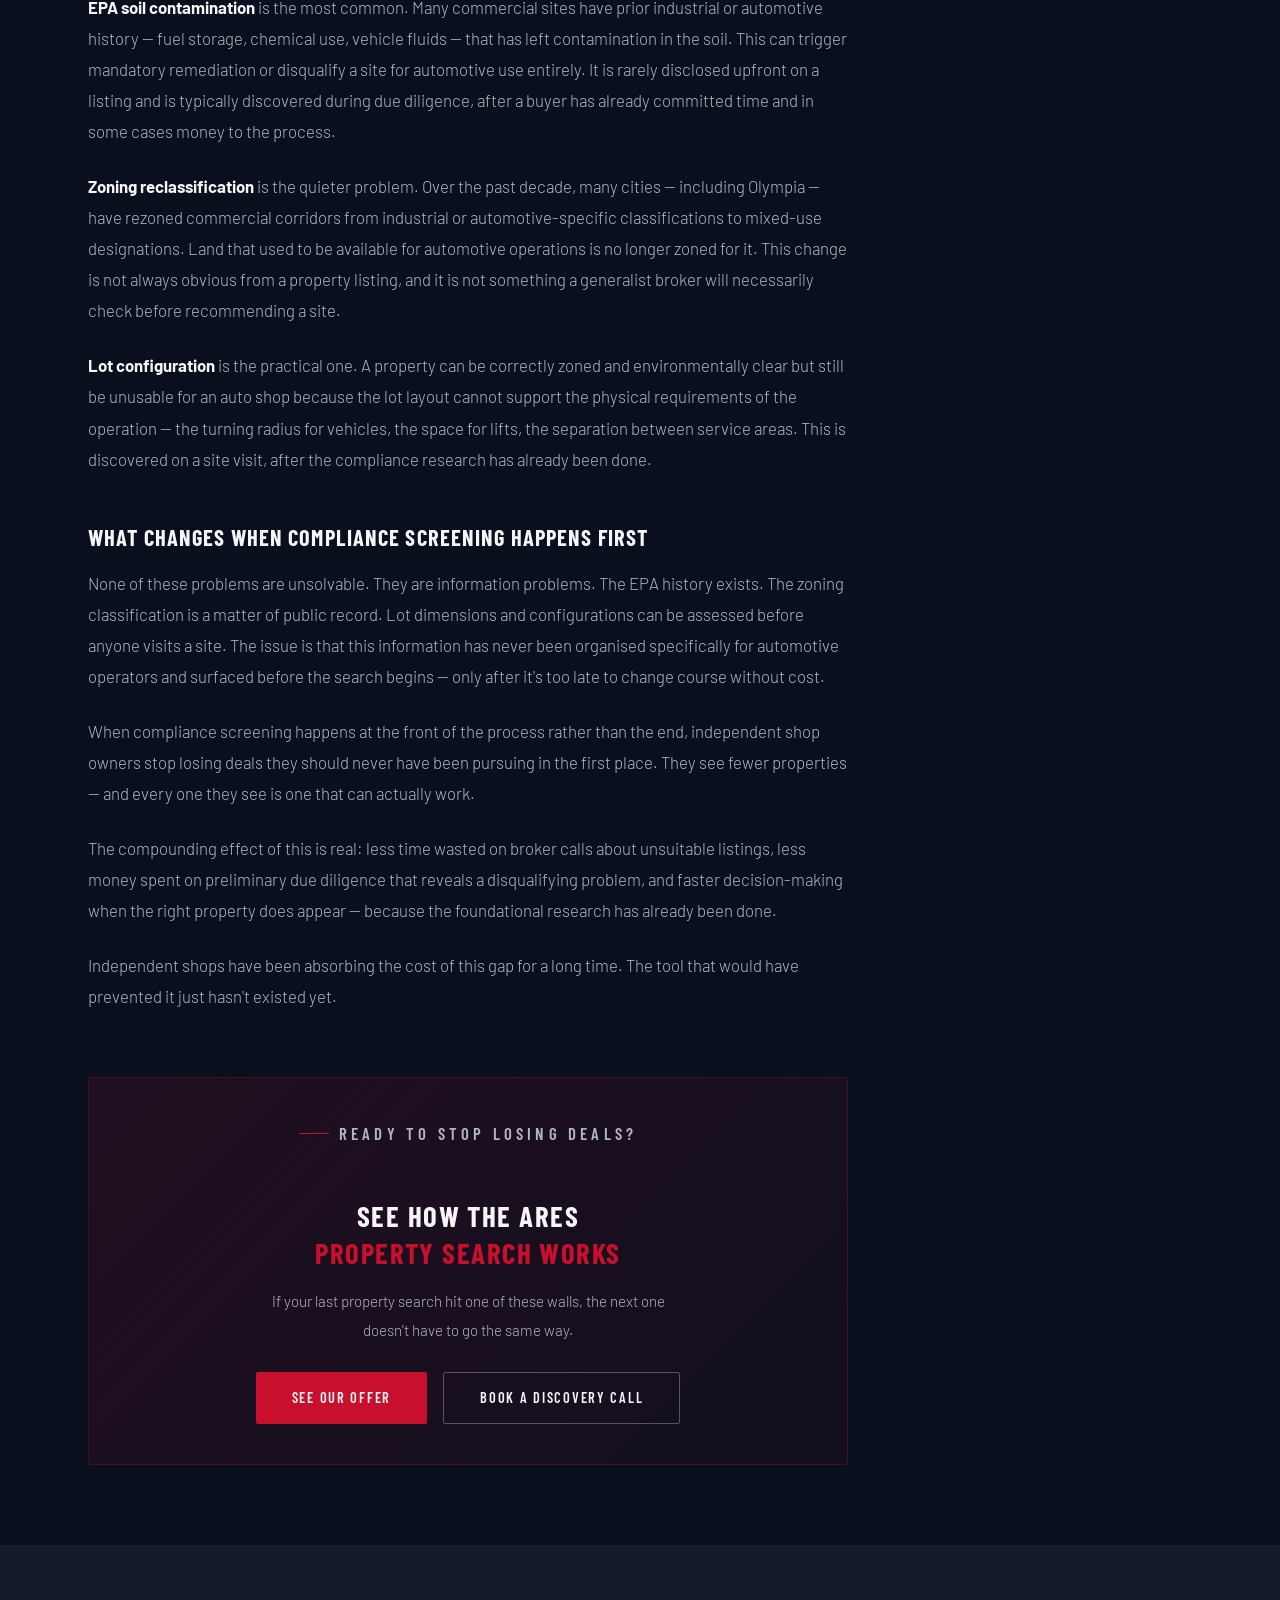
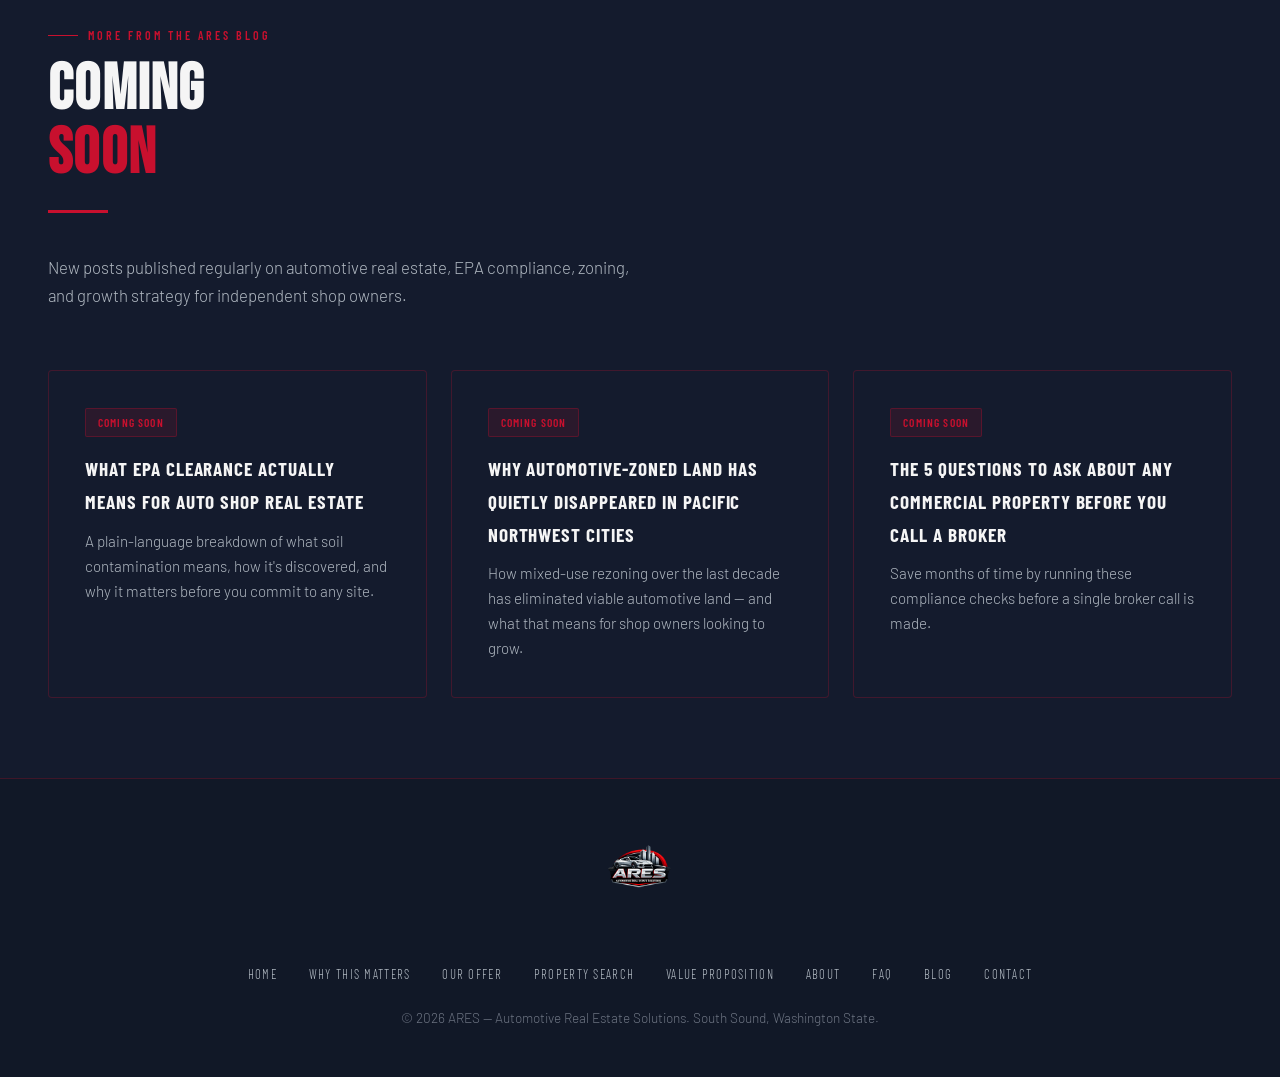
<file: blog.html>
<!DOCTYPE html>
<html lang="en">
<head>
  <meta charset="UTF-8" />
  <meta name="viewport" content="width=device-width, initial-scale=1.0" />
  <title>The Real Reason Independent Auto Shop Location Searches Keep Failing — ARES Blog</title>
  <meta name="description" content="Independent auto shops don't lose deals to price — they lose them to EPA history and zoning discovered too late. Here's why." />
  <meta name="keywords" content="auto shop location search problems, EPA zoning independent auto shop, automotive property compliance Washington, finding automotive real estate Pacific Northwest" />
  <link rel="canonical" href="https://arescommercial.org/blog.html" />
  <link rel="stylesheet" href="assets/style.css" />
  <style>
    .blog-body {
      max-width: 760px;
    }
    .blog-body p {
      font-size: 1.05rem;
      color: var(--steel);
      line-height: 1.85;
      margin-bottom: 24px;
    }
    .blog-body h2 {
      font-family: 'Barlow Condensed', sans-serif;
      font-size: 1.4rem;
      font-weight: 700;
      letter-spacing: 0.05em;
      text-transform: uppercase;
      color: var(--white);
      margin: 48px 0 16px;
      line-height: 1.3;
    }
    .blog-body blockquote {
      border-left: 3px solid var(--red);
      padding: 20px 24px;
      margin: 36px 0;
      background: var(--card-bg);
      border-radius: 0 4px 4px 0;
    }
    .blog-body blockquote p {
      font-size: 1.1rem;
      color: var(--white);
      font-style: italic;
      margin: 0;
    }
    .blog-meta {
      display: flex;
      align-items: center;
      gap: 24px;
      margin-bottom: 48px;
      flex-wrap: wrap;
    }
    .blog-meta-item {
      font-family: 'Barlow Condensed', sans-serif;
      font-size: 0.78rem;
      font-weight: 600;
      letter-spacing: 0.12em;
      text-transform: uppercase;
      color: var(--dim);
    }
    .blog-tag {
      display: inline-block;
      padding: 4px 12px;
      background: rgba(200,16,46,0.12);
      border: 1px solid rgba(200,16,46,0.3);
      border-radius: 2px;
      font-family: 'Barlow Condensed', sans-serif;
      font-size: 0.72rem;
      font-weight: 600;
      letter-spacing: 0.1em;
      text-transform: uppercase;
      color: var(--red);
    }
    .blog-cta-box {
      background: linear-gradient(135deg, rgba(200,16,46,0.12), rgba(200,16,46,0.04));
      border: 1px solid var(--border);
      border-radius: 4px;
      padding: 40px;
      margin-top: 64px;
      text-align: center;
    }
  </style>
  <meta property="og:title" content="Blog — ARES Automotive Real Estate Solutions" />
  <meta property="og:description" content="Insights on automotive real estate in Washington State — zoning, EPA history, market trends, and what independent shop owners need to know." />
  <meta property="og:url" content="https://arescommercial.org/blog.html" />
  <meta property="og:type" content="website" />
  <meta property="og:image" content="https://arescommercial.org/assets/logo.png" />
  <meta property="og:site_name" content="ARES Automotive Real Estate Solutions" />
  <meta name="twitter:card" content="summary_large_image" />
  <meta name="twitter:title" content="Blog — ARES Automotive Real Estate Solutions" />
  <meta name="twitter:description" content="Insights on automotive real estate in Washington State — zoning, EPA history, market trends, and what independent shop owners need to know." />
  <meta name="twitter:image" content="https://arescommercial.org/assets/logo.png" />
</head>
<body>

  <!-- NAV -->
  <nav>
    <a class="nav-logo" href="index.html">
      <img src="assets/logo.png" alt="ARES Automotive Real Estate Solutions Logo" />
    </a>
    <button class="hamburger" aria-label="Toggle menu">
      <span></span><span></span><span></span>
    </button>
    <ul>
      <li><a href="index.html">Home</a></li>
      <li><a href="why-this-matters.html">Why This Matters</a></li>
      <li><a href="offer.html">Our Offer</a></li>
      <li><a href="property-search.html">Property Search</a></li>
      <li><a href="value-proposition.html">Value Proposition</a></li>
      <li><a href="about.html">About</a></li>
      <li><a href="faq.html">FAQ</a></li>
      <li><a href="blog.html" class="active">Blog</a></li>
      <li><a href="contact.html" class="nav-cta">Contact Us</a></li>
    </ul>
  </nav>

  <div class="page-hero-bg"></div>

  <!-- PAGE HERO -->
  <div class="page-hero">
    <p class="section-eyebrow fade-in">ARES Blog — Awareness</p>
    <h1 class="fade-in" style="font-family:'Bebas Neue',sans-serif; font-size:clamp(2.4rem,5.5vw,5rem); line-height:0.95; letter-spacing:0.02em; max-width:820px;">THE REAL REASON INDEPENDENT AUTO SHOP LOCATION SEARCHES KEEP <span style="color:var(--red);">FAILING</span></h1>
    <div class="divider fade-in"></div>
  </div>

  <!-- BLOG CONTENT -->
  <section>
    <div class="blog-meta fade-in">
      <span class="blog-meta-item">Raymond Spieldenner</span>
      <span class="blog-meta-item">March 2026</span>
      <span class="blog-meta-item">8 min read</span>
      <span class="blog-tag">Awareness</span>
      <span class="blog-tag">Real Estate</span>
      <span class="blog-tag">Independent Shops</span>
    </div>

    <div class="blog-body scroll-reveal">

      <blockquote>
        <p>You found a property. Good traffic count. Right size. Reasonable price. Your broker says it looks promising. You spend three weeks pursuing it. Then the EPA soil history comes back.</p>
      </blockquote>

      <p>Or you find out the zoning was reclassified two years ago and automotive use is no longer permitted on that corridor. Or the lot configuration won't accommodate service bays without a variance that could take six months and isn't guaranteed.</p>

      <p>The deal is dead. You start over. And nobody warned you this was coming.</p>

      <p>This is not a rare experience for independent auto shop owners in the Pacific Northwest. It is the standard one. And it keeps happening for a reason that has nothing to do with bad luck.</p>

      <h2>The Real Estate System Wasn't Built for Automotive Businesses</h2>

      <p>General commercial real estate platforms — CoStar, CREXi, LoopNet — are designed for broad commercial activity. They list properties. They filter by price, square footage, and location radius. They were not built to screen for automotive zoning classifications, EPA soil contamination history, traffic volume minimums, or lot configurations that can physically support service bays, vehicle lifts, and parts storage.</p>

      <p>When an independent shop owner uses these tools — or works with a commercial broker who isn't a specialist in automotive real estate — they are applying general-purpose tools to a specific-compliance problem. The gap between those two things is where property deals go to die.</p>

      <h2>What the Compliance Barriers Actually Are</h2>

      <p>There are three compliance issues that kill automotive property deals most consistently.</p>

      <p><strong style="color:var(--white);">EPA soil contamination</strong> is the most common. Many commercial sites have prior industrial or automotive history — fuel storage, chemical use, vehicle fluids — that has left contamination in the soil. This can trigger mandatory remediation or disqualify a site for automotive use entirely. It is rarely disclosed upfront on a listing and is typically discovered during due diligence, after a buyer has already committed time and in some cases money to the process.</p>

      <p><strong style="color:var(--white);">Zoning reclassification</strong> is the quieter problem. Over the past decade, many cities — including Olympia — have rezoned commercial corridors from industrial or automotive-specific classifications to mixed-use designations. Land that used to be available for automotive operations is no longer zoned for it. This change is not always obvious from a property listing, and it is not something a generalist broker will necessarily check before recommending a site.</p>

      <p><strong style="color:var(--white);">Lot configuration</strong> is the practical one. A property can be correctly zoned and environmentally clear but still be unusable for an auto shop because the lot layout cannot support the physical requirements of the operation — the turning radius for vehicles, the space for lifts, the separation between service areas. This is discovered on a site visit, after the compliance research has already been done.</p>

      <h2>What Changes When Compliance Screening Happens First</h2>

      <p>None of these problems are unsolvable. They are information problems. The EPA history exists. The zoning classification is a matter of public record. Lot dimensions and configurations can be assessed before anyone visits a site. The issue is that this information has never been organised specifically for automotive operators and surfaced before the search begins — only after it's too late to change course without cost.</p>

      <p>When compliance screening happens at the front of the process rather than the end, independent shop owners stop losing deals they should never have been pursuing in the first place. They see fewer properties — and every one they see is one that can actually work.</p>

      <p>The compounding effect of this is real: less time wasted on broker calls about unsuitable listings, less money spent on preliminary due diligence that reveals a disqualifying problem, and faster decision-making when the right property does appear — because the foundational research has already been done.</p>

      <p>Independent shops have been absorbing the cost of this gap for a long time. The tool that would have prevented it just hasn't existed yet.</p>

      <div class="blog-cta-box">
        <p class="section-eyebrow" style="justify-content:center; margin-bottom:16px;">Ready to Stop Losing Deals?</p>
        <h2 style="font-size:1.8rem; margin-bottom:16px;">See How the ARES<br><span>Property Search Works</span></h2>
        <p style="color:var(--steel); max-width:440px; margin:0 auto 28px; font-size:0.95rem;">If your last property search hit one of these walls, the next one doesn't have to go the same way.</p>
        <div style="display:flex; gap:16px; justify-content:center; flex-wrap:wrap;">
          <a href="offer.html" class="btn-primary">See Our Offer</a>
          <a href="contact.html" class="btn-secondary">Book a Discovery Call</a>
        </div>
      </div>

    </div>
  </section>

  <!-- MORE POSTS COMING -->
  <section style="background:var(--card-bg); max-width:100%; padding:80px 48px;">
    <div style="max-width:1200px; margin:0 auto;">
      <div class="scroll-reveal">
        <p class="section-eyebrow">More From the ARES Blog</p>
        <h2>COMING<br><span>SOON</span></h2>
        <div class="divider"></div>
        <p class="section-lead">New posts published regularly on automotive real estate, EPA compliance, zoning, and growth strategy for independent shop owners.</p>
      </div>
      <div class="grid-3">
        <div class="card scroll-reveal" style="opacity:0.6;">
          <span class="blog-tag" style="margin-bottom:16px; display:inline-block;">Coming Soon</span>
          <h3>What EPA Clearance Actually Means for Auto Shop Real Estate</h3>
          <p>A plain-language breakdown of what soil contamination means, how it's discovered, and why it matters before you commit to any site.</p>
        </div>
        <div class="card scroll-reveal" style="opacity:0.6;">
          <span class="blog-tag" style="margin-bottom:16px; display:inline-block;">Coming Soon</span>
          <h3>Why Automotive-Zoned Land Has Quietly Disappeared in Pacific Northwest Cities</h3>
          <p>How mixed-use rezoning over the last decade has eliminated viable automotive land — and what that means for shop owners looking to grow.</p>
        </div>
        <div class="card scroll-reveal" style="opacity:0.6;">
          <span class="blog-tag" style="margin-bottom:16px; display:inline-block;">Coming Soon</span>
          <h3>The 5 Questions to Ask About Any Commercial Property Before You Call a Broker</h3>
          <p>Save months of time by running these compliance checks before a single broker call is made.</p>
        </div>
      </div>
    </div>
  </section>

  <!-- FOOTER -->
  <footer>
    <img src="assets/logo.png" alt="ARES Logo" />
    <ul class="footer-links">
      <li><a href="index.html">Home</a></li>
      <li><a href="why-this-matters.html">Why This Matters</a></li>
      <li><a href="offer.html">Our Offer</a></li>
      <li><a href="property-search.html">Property Search</a></li>
      <li><a href="value-proposition.html">Value Proposition</a></li>
      <li><a href="about.html">About</a></li>
      <li><a href="faq.html">FAQ</a></li>
      <li><a href="blog.html">Blog</a></li>
      <li><a href="contact.html">Contact</a></li>
    </ul>
    <p>&copy; 2026 ARES — Automotive Real Estate Solutions. South Sound, Washington State.</p>
  </footer>

  <script src="assets/main.js"></script>
</body>
</html>
</file>
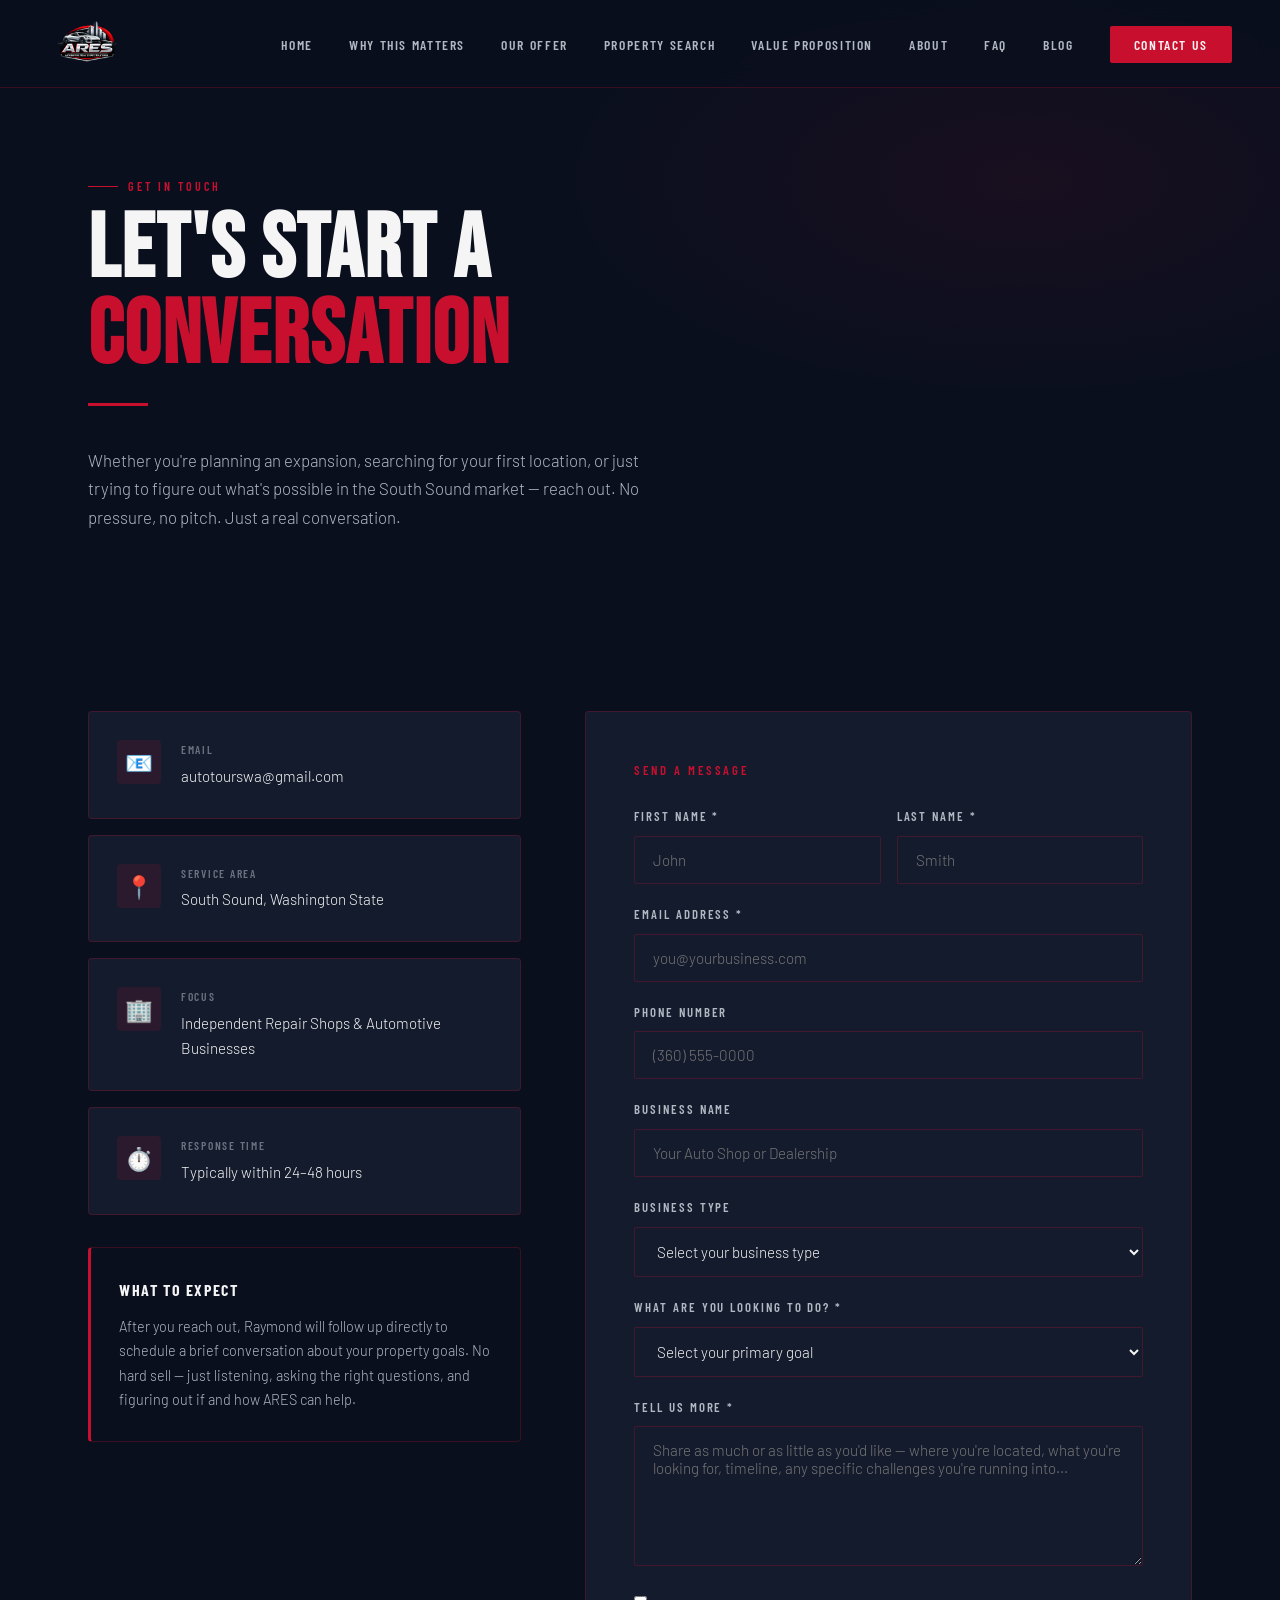
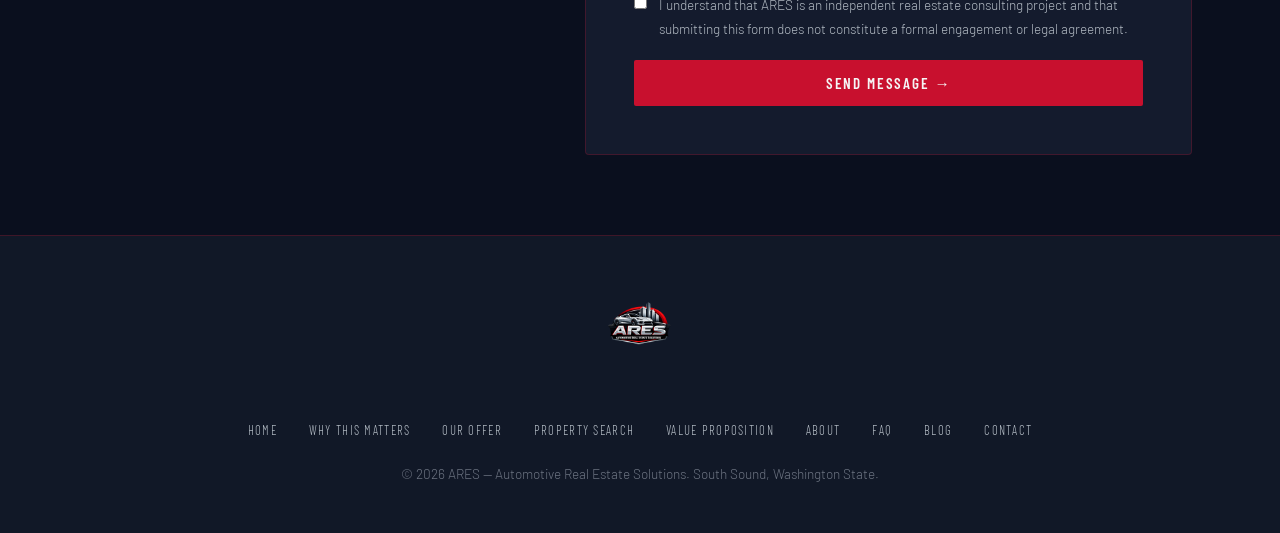
<file: contact.html>
<!DOCTYPE html>
<html lang="en">
<head>
  <meta charset="UTF-8" />
  <meta name="viewport" content="width=device-width, initial-scale=1.0" />
  <title>Contact — ARES Automotive Real Estate Solutions</title>
  <meta name="description" content="Get in touch with ARES. Talk to us about your next property, expansion goals, or how ARES can help your independent auto shop." />
  <meta name="keywords" content="contact ARES automotive real estate, auto shop property consultation, car dealership real estate help Washington" />
  <link rel="canonical" href="https://arescommercial.org/contact.html" />
  <link rel="stylesheet" href="assets/style.css" />
  <style>
    .contact-grid {
      display: grid;
      grid-template-columns: 1fr 1.4fr;
      gap: 64px;
      align-items: start;
    }
    .contact-info-item {
      display: flex;
      gap: 20px;
      align-items: flex-start;
      padding: 28px;
      background: var(--card-bg);
      border: 1px solid var(--border);
      border-radius: 4px;
      margin-bottom: 16px;
      transition: border-color 0.25s;
    }
    .contact-info-item:hover { border-color: var(--red); }
    .contact-icon {
      font-size: 1.4rem;
      min-width: 44px;
      height: 44px;
      background: rgba(200,16,46,0.12);
      border-radius: 4px;
      display: flex;
      align-items: center;
      justify-content: center;
    }
    .contact-label {
      font-family: 'Barlow Condensed', sans-serif;
      font-size: 0.72rem;
      font-weight: 600;
      letter-spacing: 0.15em;
      text-transform: uppercase;
      color: var(--dim);
      margin-bottom: 4px;
    }
    .contact-value {
      font-size: 0.95rem;
      color: var(--white);
    }
    .form-card {
      background: var(--card-bg);
      border: 1px solid var(--border);
      border-radius: 4px;
      padding: 48px;
    }
    .success-message {
      display: none;
      text-align: center;
      padding: 40px;
    }
    .success-message h3 {
      font-family: 'Bebas Neue', sans-serif;
      font-size: 2.5rem;
      color: var(--red);
      margin-bottom: 12px;
    }
    .success-message p { color: var(--steel); }
    @media (max-width: 900px) {
      .contact-grid { grid-template-columns: 1fr; gap: 40px; }
      .form-card { padding: 28px; }
    }
  </style>
  <meta property="og:title" content="Contact ARES — Automotive Real Estate Solutions" />
  <meta property="og:description" content="Get in touch with ARES. Talk to us about your next property, expansion goals, or how we can help you find the right automotive site." />
  <meta property="og:url" content="https://arescommercial.org/contact.html" />
  <meta property="og:type" content="website" />
  <meta property="og:image" content="https://arescommercial.org/assets/logo.png" />
  <meta property="og:site_name" content="ARES Automotive Real Estate Solutions" />
  <meta name="twitter:card" content="summary_large_image" />
  <meta name="twitter:title" content="Contact ARES — Automotive Real Estate Solutions" />
  <meta name="twitter:description" content="Get in touch with ARES. Talk to us about your next property, expansion goals, or how we can help you find the right automotive site." />
  <meta name="twitter:image" content="https://arescommercial.org/assets/logo.png" />
</head>
<body>

  <!-- NAV -->
  <nav>
    <a class="nav-logo" href="index.html">
      <img src="assets/logo.png" alt="ARES Logo" />
    </a>
    <button class="hamburger" aria-label="Toggle menu">
      <span></span><span></span><span></span>
    </button>
    <ul>
      <li><a href="index.html">Home</a></li>
      <li><a href="why-this-matters.html">Why This Matters</a></li>
      <li><a href="offer.html">Our Offer</a></li>
      <li><a href="property-search.html">Property Search</a></li>
      <li><a href="value-proposition.html">Value Proposition</a></li>
      <li><a href="about.html">About</a></li>
      <li><a href="faq.html">FAQ</a></li>
      <li><a href="blog.html">Blog</a></li>
      <li><a href="contact.html" class="active nav-cta">Contact Us</a></li>
    </ul>
  </nav>

  <div class="page-hero-bg"></div>

  <!-- PAGE HERO -->
  <div class="page-hero">
    <p class="section-eyebrow fade-in">Get In Touch</p>
    <h1 class="fade-in" style="font-family:'Bebas Neue',sans-serif; font-size:clamp(3rem,7vw,7rem); line-height:0.95; letter-spacing:0.02em;">LET'S START A<br><span style="color:var(--red);">CONVERSATION</span></h1>
    <div class="divider fade-in"></div>
    <p class="fade-in" style="font-size:1.05rem; color:var(--steel); max-width:580px; line-height:1.7;">Whether you're planning an expansion, searching for your first location, or just trying to figure out what's possible in the South Sound market — reach out. No pressure, no pitch. Just a real conversation.</p>
  </div>

  <!-- CONTACT SECTION -->
  <section>
    <div class="contact-grid">

      <!-- LEFT: INFO -->
      <div class="scroll-reveal">
        <div class="contact-info-item">
          <div class="contact-icon">📧</div>
          <div>
            <div class="contact-label">Email</div>
            <div class="contact-value"><a href="mailto:autotourswa@gmail.com" style="color:var(--white); text-decoration:none;">autotourswa@gmail.com</a></div>
          </div>
        </div>
        <div class="contact-info-item">
          <div class="contact-icon">📍</div>
          <div>
            <div class="contact-label">Service Area</div>
            <div class="contact-value">South Sound, Washington State</div>
          </div>
        </div>
        <div class="contact-info-item">
          <div class="contact-icon">🏢</div>
          <div>
            <div class="contact-label">Focus</div>
            <div class="contact-value">Independent Repair Shops &amp; Automotive Businesses</div>
          </div>
        </div>
        <div class="contact-info-item">
          <div class="contact-icon">⏱️</div>
          <div>
            <div class="contact-label">Response Time</div>
            <div class="contact-value">Typically within 24–48 hours</div>
          </div>
        </div>

        <!-- WHAT TO EXPECT -->
        <div style="margin-top:32px; padding:28px; border: 1px solid var(--border); border-radius:4px; border-left:3px solid var(--red);">
          <h3 style="font-family:'Barlow Condensed',sans-serif; font-size:1rem; font-weight:700; letter-spacing:0.1em; text-transform:uppercase; color:var(--white); margin-bottom:12px;">What to Expect</h3>
          <p style="font-size:0.9rem; color:var(--steel); line-height:1.7;">After you reach out, Raymond will follow up directly to schedule a brief conversation about your property goals. No hard sell — just listening, asking the right questions, and figuring out if and how ARES can help.</p>
        </div>
      </div>

      <!-- RIGHT: FORM -->
      <div class="form-card scroll-reveal">
        <p style="font-family:'Barlow Condensed',sans-serif; font-size:0.8rem; font-weight:600; letter-spacing:0.2em; text-transform:uppercase; color:var(--red); margin-bottom:24px;">Send a Message</p>

        <!-- SUCCESS STATE -->
        <div class="success-message" id="successMsg">
          <div style="font-size:3rem; margin-bottom:16px;">✅</div>
          <h3>Message Sent!</h3>
          <p>Thanks for reaching out. Raymond will be in touch within 24–48 hours.</p>
        </div>

        <!-- FORM -->
        <form id="contactForm" action="https://formspree.io/f/mdawnyjv" method="POST" novalidate>
          <input type="hidden" name="_replyto" value="autotourswa@gmail.com" />
          <input type="hidden" name="_subject" value="New ARES Website Inquiry" />

          <div style="display:grid; grid-template-columns:1fr 1fr; gap:16px;">
            <div class="form-group">
              <label for="firstName">First Name *</label>
              <input type="text" id="firstName" name="firstName" placeholder="John" required />
            </div>
            <div class="form-group">
              <label for="lastName">Last Name *</label>
              <input type="text" id="lastName" name="lastName" placeholder="Smith" required />
            </div>
          </div>

          <div class="form-group">
            <label for="email">Email Address *</label>
            <input type="email" id="email" name="email" placeholder="you@yourbusiness.com" required />
          </div>

          <div class="form-group">
            <label for="phone">Phone Number</label>
            <input type="tel" id="phone" name="phone" placeholder="(360) 555-0000" />
          </div>

          <div class="form-group">
            <label for="businessName">Business Name</label>
            <input type="text" id="businessName" name="businessName" placeholder="Your Auto Shop or Dealership" />
          </div>

          <div class="form-group">
            <label for="businessType">Business Type</label>
            <select id="businessType" name="businessType">
              <option value="" disabled selected>Select your business type</option>
              <option value="Independent Repair Shop">Independent Repair Shop</option>
              <option value="Used Car Lot">Used Car Lot</option>
              <option value="New Car Dealership">New Car Dealership</option>
              <option value="Performance / Specialty Shop">Performance / Specialty Shop</option>
              <option value="Auto Body Shop">Auto Body Shop</option>
              <option value="Other Automotive">Other Automotive Business</option>
              <option value="Real Estate / Investor">Real Estate / Investor</option>
            </select>
          </div>

          <div class="form-group">
            <label for="inquiry">What Are You Looking to Do? *</label>
            <select id="inquiry" name="inquiry" required>
              <option value="" disabled selected>Select your primary goal</option>
              <option value="Find a new location">Find a new location</option>
              <option value="Expand an existing location">Expand an existing location</option>
              <option value="Vet a specific property">Vet a specific property</option>
              <option value="Understand zoning or EPA requirements">Understand zoning / EPA requirements</option>
              <option value="General consultation">General consultation</option>
              <option value="Other">Other</option>
            </select>
          </div>

          <div class="form-group">
            <label for="message">Tell Us More *</label>
            <textarea id="message" name="message" placeholder="Share as much or as little as you'd like — where you're located, what you're looking for, timeline, any specific challenges you're running into..." required></textarea>
          </div>

          <div style="margin-bottom:20px;">
            <label style="display:flex; align-items:flex-start; gap:12px; cursor:pointer;">
              <input type="checkbox" name="consent" required style="width:auto; margin-top:3px; accent-color:var(--red);" />
              <span style="font-size:0.85rem; color:var(--steel);">I understand that ARES is an independent real estate consulting project and that submitting this form does not constitute a formal engagement or legal agreement.</span>
            </label>
          </div>

          <button type="submit" class="btn-primary" style="width:100%; text-align:center; border:none; cursor:pointer; font-size:0.95rem;">
            Send Message →
          </button>
        </form>
      </div>
    </div>
  </section>

  <!-- FOOTER -->
  <footer>
    <img src="assets/logo.png" alt="ARES Logo" />
        <ul class="footer-links">
      <li><a href="index.html">Home</a></li>
      <li><a href="why-this-matters.html">Why This Matters</a></li>
      <li><a href="offer.html">Our Offer</a></li>
      <li><a href="property-search.html">Property Search</a></li>
      <li><a href="value-proposition.html">Value Proposition</a></li>
      <li><a href="about.html">About</a></li>
      <li><a href="faq.html">FAQ</a></li>
      <li><a href="blog.html">Blog</a></li>
      <li><a href="contact.html">Contact</a></li>
    </ul>
    <p>&copy; 2026 ARES — Automotive Real Estate Solutions. South Sound, Washington State.</p>
  </footer>

  <script src="assets/main.js"></script>
  <script>
    const form = document.getElementById('contactForm');
    const successMsg = document.getElementById('successMsg');

    form.addEventListener('submit', async function(e) {
      e.preventDefault();
      const data = new FormData(form);
      try {
        const response = await fetch(form.action, {
          method: 'POST',
          body: data,
          headers: { 'Accept': 'application/json' }
        });
        if (response.ok) {
          form.style.display = 'none';
          successMsg.style.display = 'block';
        } else {
          alert('Something went wrong. Please email us directly at autotourswa@gmail.com');
        }
      } catch {
        alert('Unable to send. Please email us directly at autotourswa@gmail.com');
      }
    });
  </script>
</body>
</html>
</file>
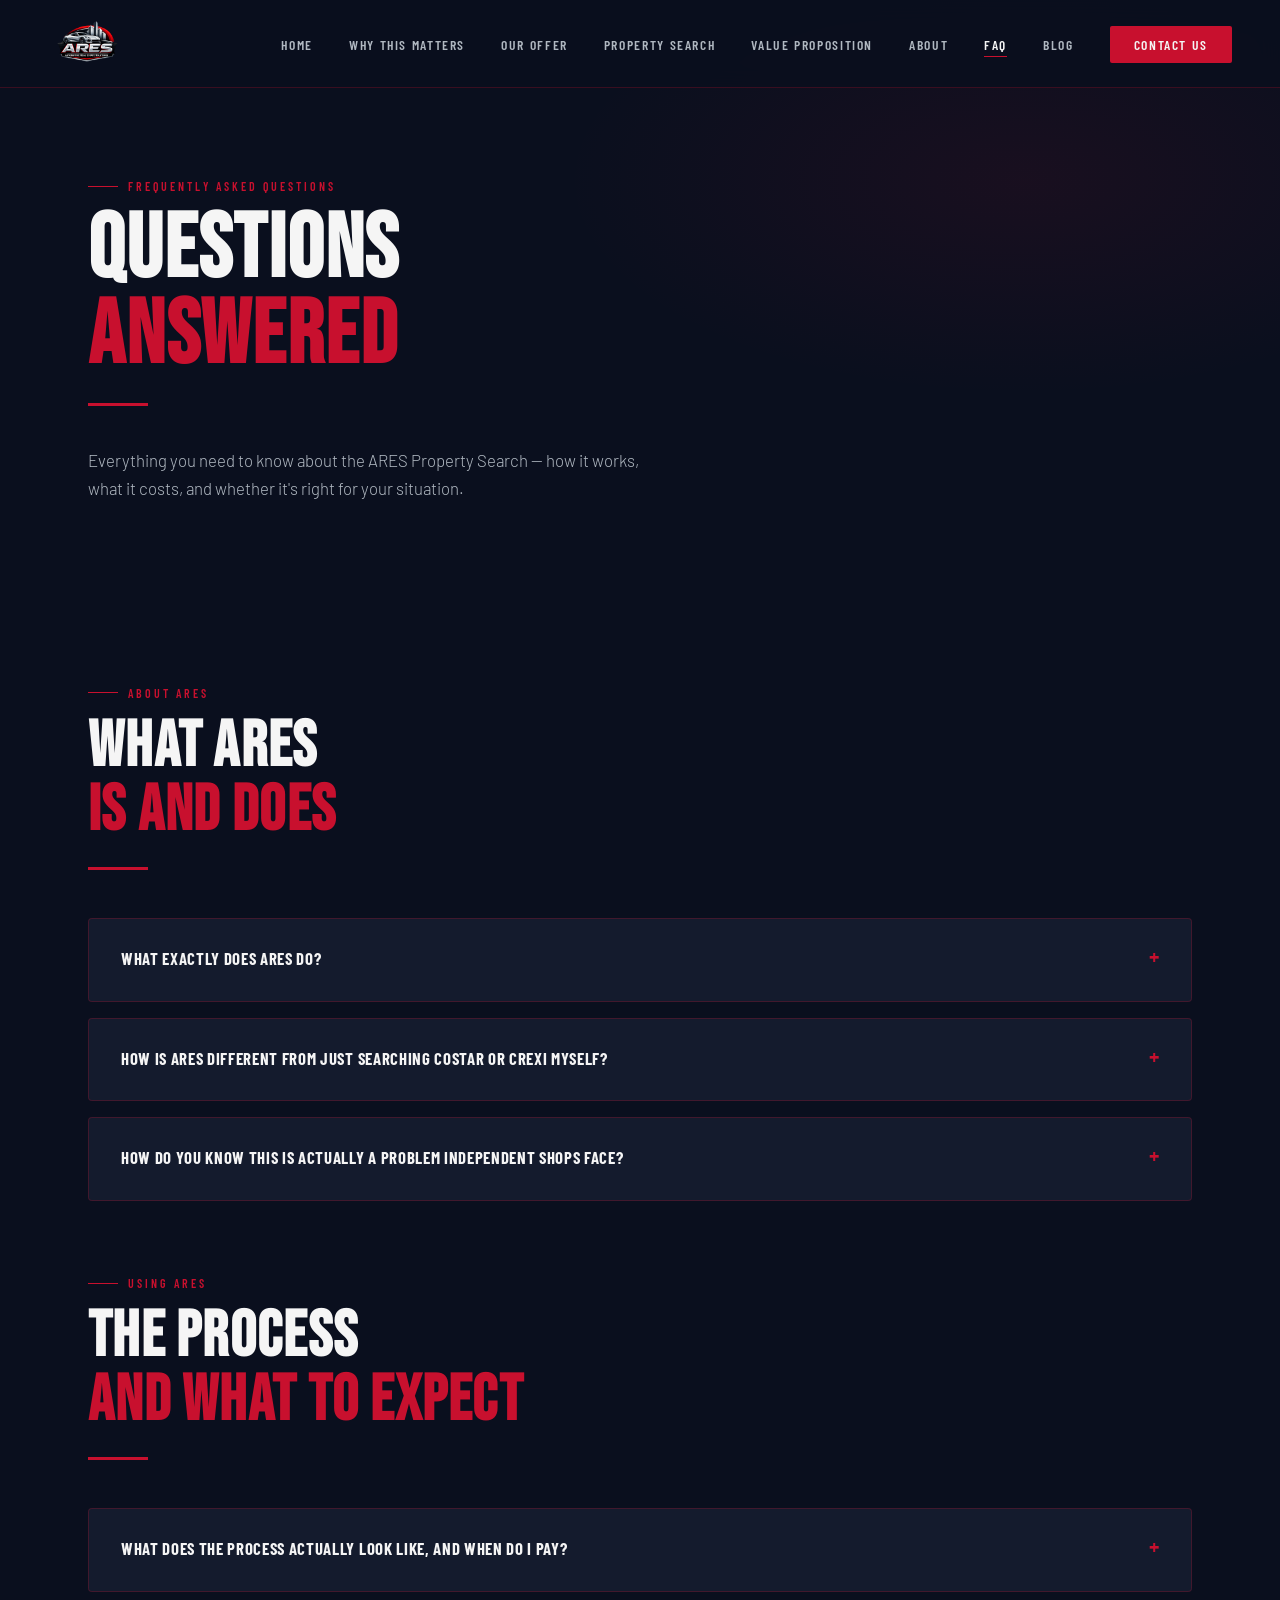
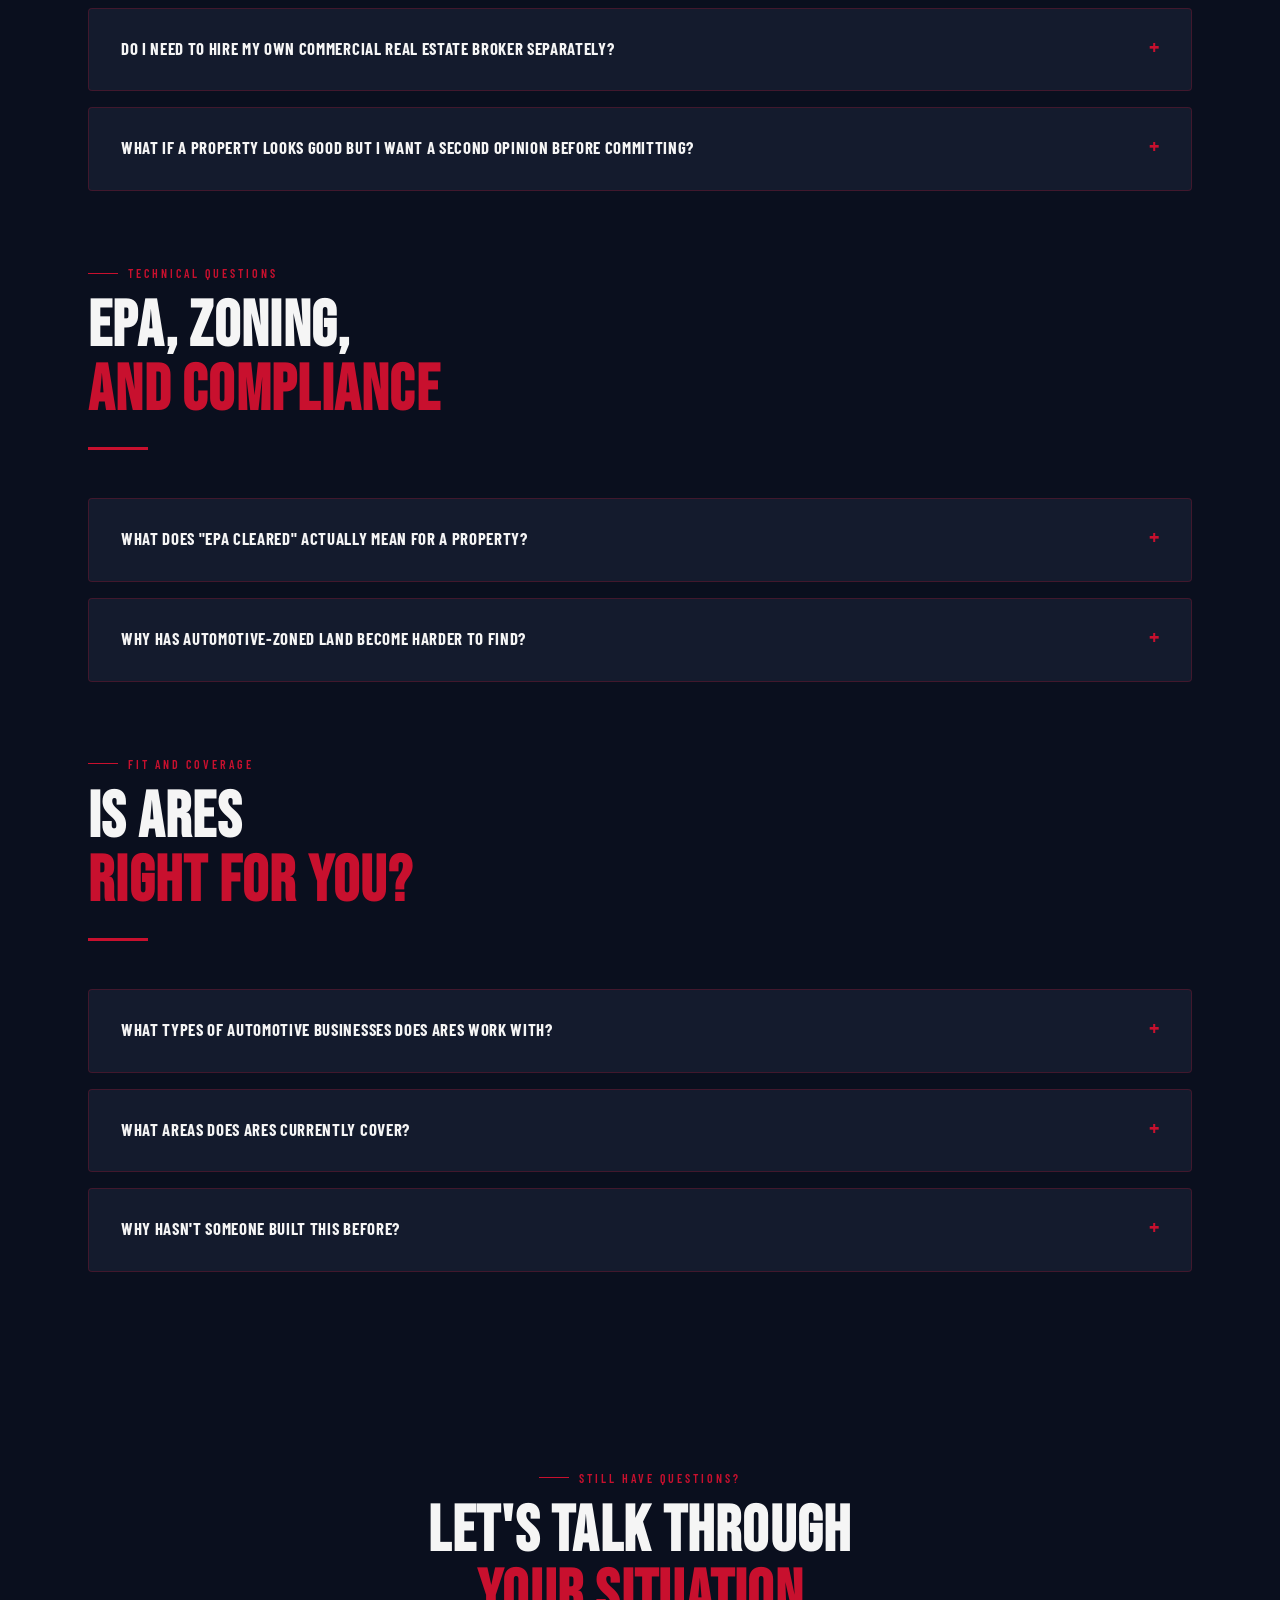
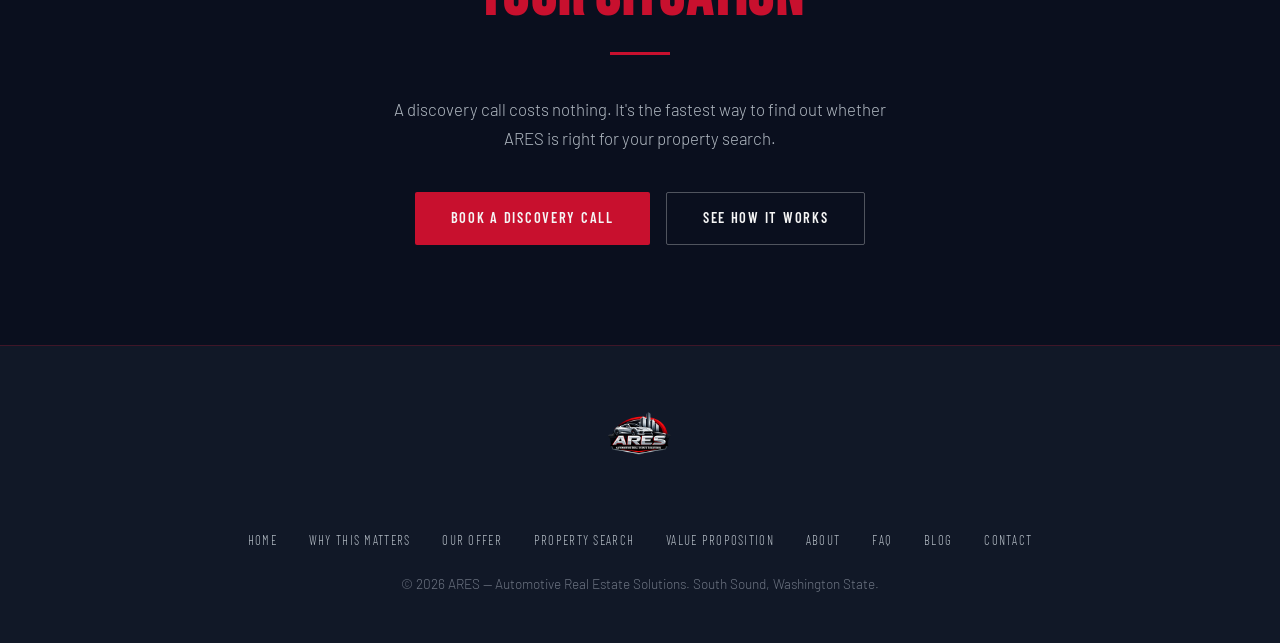
<file: faq.html>
<!DOCTYPE html>
<html lang="en">
<head>
  <meta charset="UTF-8" />
  <meta name="viewport" content="width=device-width, initial-scale=1.0" />
  <title>FAQ — ARES Automotive Real Estate Solutions</title>
  <meta name="description" content="Common questions about the ARES Property Search — how it works, who it's for, what EPA clearance means, and how to get started." />
  <meta name="keywords" content="ARES FAQ, automotive real estate questions, EPA property clearance explained, automotive zoning compliance questions, independent auto shop real estate" />
  <link rel="canonical" href="https://arescommercial.org/faq.html" />
  <link rel="stylesheet" href="assets/style.css" />
  <style>
    .faq-item {
      background: var(--card-bg);
      border: 1px solid var(--border);
      border-radius: 4px;
      margin-bottom: 16px;
      overflow: hidden;
      transition: border-color 0.25s;
    }
    .faq-item:hover { border-color: var(--red); }
    .faq-question {
      padding: 28px 32px;
      cursor: pointer;
      display: flex;
      justify-content: space-between;
      align-items: flex-start;
      gap: 24px;
    }
    .faq-question h3 {
      font-family: 'Barlow Condensed', sans-serif;
      font-size: 1.05rem;
      font-weight: 700;
      letter-spacing: 0.04em;
      text-transform: uppercase;
      color: var(--white);
      margin: 0;
      line-height: 1.4;
    }
    .faq-toggle {
      font-family: 'Bebas Neue', sans-serif;
      font-size: 1.6rem;
      color: var(--red);
      line-height: 1;
      flex-shrink: 0;
      transition: transform 0.25s;
    }
    .faq-answer {
      padding: 0 32px 28px;
      display: none;
    }
    .faq-answer.open { display: block; }
    .faq-answer p {
      font-size: 0.98rem;
      color: var(--steel);
      line-height: 1.8;
      margin-bottom: 12px;
    }
    .faq-answer p:last-child { margin-bottom: 0; }
    .faq-category {
      font-family: 'Barlow Condensed', sans-serif;
      font-size: 0.72rem;
      font-weight: 600;
      letter-spacing: 0.15em;
      text-transform: uppercase;
      color: var(--dim);
      margin-bottom: 8px;
    }
  </style>
  <meta property="og:title" content="FAQ — ARES Automotive Real Estate Solutions" />
  <meta property="og:description" content="Common questions about the ARES Property Search — how it works, who it's for, what EPA screening means, and how to get started." />
  <meta property="og:url" content="https://arescommercial.org/faq.html" />
  <meta property="og:type" content="website" />
  <meta property="og:image" content="https://arescommercial.org/assets/logo.png" />
  <meta property="og:site_name" content="ARES Automotive Real Estate Solutions" />
  <meta name="twitter:card" content="summary_large_image" />
  <meta name="twitter:title" content="FAQ — ARES Automotive Real Estate Solutions" />
  <meta name="twitter:description" content="Common questions about the ARES Property Search — how it works, who it's for, what EPA screening means, and how to get started." />
  <meta name="twitter:image" content="https://arescommercial.org/assets/logo.png" />
</head>
<body>

  <!-- NAV -->
  <nav>
    <a class="nav-logo" href="index.html">
      <img src="assets/logo.png" alt="ARES Automotive Real Estate Solutions Logo" />
    </a>
    <button class="hamburger" aria-label="Toggle menu">
      <span></span><span></span><span></span>
    </button>
    <ul>
      <li><a href="index.html">Home</a></li>
      <li><a href="why-this-matters.html">Why This Matters</a></li>
      <li><a href="offer.html">Our Offer</a></li>
      <li><a href="property-search.html">Property Search</a></li>
      <li><a href="value-proposition.html">Value Proposition</a></li>
      <li><a href="about.html">About</a></li>
      <li><a href="faq.html" class="active">FAQ</a></li>
      <li><a href="blog.html">Blog</a></li>
      <li><a href="contact.html" class="nav-cta">Contact Us</a></li>
    </ul>
  </nav>

  <div class="page-hero-bg"></div>

  <!-- PAGE HERO -->
  <div class="page-hero">
    <p class="section-eyebrow fade-in">Frequently Asked Questions</p>
    <h1 class="fade-in" style="font-family:'Bebas Neue',sans-serif; font-size:clamp(3rem,7vw,7rem); line-height:0.95; letter-spacing:0.02em;">QUESTIONS<br><span style="color:var(--red);">ANSWERED</span></h1>
    <div class="divider fade-in"></div>
    <p class="fade-in" style="font-size:1.05rem; color:var(--steel); max-width:580px; line-height:1.7;">Everything you need to know about the ARES Property Search — how it works, what it costs, and whether it's right for your situation.</p>
  </div>

  <!-- FAQ SECTION -->
  <section>

    <!-- About ARES -->
    <div class="scroll-reveal" style="margin-bottom:48px;">
      <p class="section-eyebrow">About ARES</p>
      <h2>WHAT ARES<br><span>IS AND DOES</span></h2>
      <div class="divider"></div>
    </div>

    <div class="scroll-reveal">

      <div class="faq-item">
        <div class="faq-question" onclick="toggleFaq(this)">
          <h3>What exactly does ARES do?</h3>
          <span class="faq-toggle">+</span>
        </div>
        <div class="faq-answer">
          <p>ARES is a hybrid property search platform and scouting service built specifically for independent automotive businesses. We screen commercial real estate listings for automotive zoning compliance, EPA soil history, traffic volume, and lot suitability — before properties reach you.</p>
          <p>You can search vetted listings independently through the platform, or work directly with our team on a full scouting engagement where we manage the research and due diligence support from start to finish.</p>
        </div>
      </div>

      <div class="faq-item">
        <div class="faq-question" onclick="toggleFaq(this)">
          <h3>How is ARES different from just searching CoStar or CREXi myself?</h3>
          <span class="faq-toggle">+</span>
        </div>
        <div class="faq-answer">
          <p>General commercial real estate platforms like CoStar and CREXi are built for broad commercial activity — retail, office, industrial. They list properties and let you filter by price and size. They were not built to screen for automotive zoning classifications, EPA environmental history, or lot configurations suited to service bays and vehicle lifts.</p>
          <p>When an independent shop owner uses these tools, they are applying general-purpose filters to a specific-compliance problem. The gap between those two things is where property deals go to die. ARES was built from the ground up around the compliance requirements of automotive operations — the filters that matter to a shop owner are built into the screening process, not added as an afterthought.</p>
        </div>
      </div>

      <div class="faq-item">
        <div class="faq-question" onclick="toggleFaq(this)">
          <h3>How do you know this is actually a problem independent shops face?</h3>
          <span class="faq-toggle">+</span>
        </div>
        <div class="faq-answer">
          <p>ARES was developed through direct customer discovery across more than 17 visits — with independent automotive businesses, auto mall dealerships, commercial real estate brokers, and city planners across the South Sound. The same compliance barriers came up consistently across every conversation: EPA disqualifications discovered mid-deal, land scarcity in viable locations, and commercial brokers unfamiliar with automotive-specific requirements.</p>
          <p>The problem is not rare or regional — it is the standard experience for independent shops trying to grow. Those conversations are what shaped every part of how ARES works.</p>
        </div>
      </div>

    </div>

    <!-- Using ARES -->
    <div class="scroll-reveal" style="margin-top:72px; margin-bottom:48px;">
      <p class="section-eyebrow">Using ARES</p>
      <h2>THE PROCESS<br><span>AND WHAT TO EXPECT</span></h2>
      <div class="divider"></div>
    </div>

    <div class="scroll-reveal">

      <div class="faq-item">
        <div class="faq-question" onclick="toggleFaq(this)">
          <h3>What does the process actually look like, and when do I pay?</h3>
          <span class="faq-toggle">+</span>
        </div>
        <div class="faq-answer">
          <p>The first step is a no-cost discovery call where we understand your business type, target location, budget, and expansion requirements. From there, you can access vetted property listings through the platform independently, or engage our team for full scouting support.</p>
          <p>Pricing is discussed before any commitment is made — there is no cost to search or to have that first conversation. Engagement fees apply when you proceed to a full scouting service, with terms agreed upfront.</p>
        </div>
      </div>

      <div class="faq-item">
        <div class="faq-question" onclick="toggleFaq(this)">
          <h3>Do I need to hire my own commercial real estate broker separately?</h3>
          <span class="faq-toggle">+</span>
        </div>
        <div class="faq-answer">
          <p>ARES is not a brokerage and does not replace a commercial broker for the transaction itself. What ARES does is handle the compliance screening that most brokers are not equipped to do for automotive-specific requirements — so that when you do engage a broker, you are already working from a shortlist of viable properties rather than starting from scratch.</p>
          <p>For clients who need broker support, ARES connects them with commercial specialists in our network who have direct experience with automotive real estate. You get a specialist, not a generalist who is learning your industry alongside you.</p>
        </div>
      </div>

      <div class="faq-item">
        <div class="faq-question" onclick="toggleFaq(this)">
          <h3>What if a property looks good but I want a second opinion before committing?</h3>
          <span class="faq-toggle">+</span>
        </div>
        <div class="faq-answer">
          <p>That is exactly what the due diligence support component of ARES is for. Once you have identified a property you want to pursue seriously, ARES connects you with environmental consultants, zoning attorneys, and commercial brokers who can validate the site and support a protected offer.</p>
          <p>The goal is that you never reach the closing stages of a deal without having the right specialists involved at the right time — not scrambling to find them after a problem surfaces.</p>
        </div>
      </div>

    </div>

    <!-- Technical Questions -->
    <div class="scroll-reveal" style="margin-top:72px; margin-bottom:48px;">
      <p class="section-eyebrow">Technical Questions</p>
      <h2>EPA, ZONING,<br><span>AND COMPLIANCE</span></h2>
      <div class="divider"></div>
    </div>

    <div class="scroll-reveal">

      <div class="faq-item">
        <div class="faq-question" onclick="toggleFaq(this)">
          <h3>What does "EPA cleared" actually mean for a property?</h3>
          <span class="faq-toggle">+</span>
        </div>
        <div class="faq-answer">
          <p>Automotive operations — including fuel storage, vehicle fluids, and parts cleaning — are regulated land uses. Many sites that appear available have prior contamination from past industrial or automotive activity, which can trigger environmental remediation requirements or outright disqualify a site for automotive use.</p>
          <p>ARES screens for EPA soil history and environmental designations upfront, so you are not discovering a contamination problem at the point of due diligence — after money and time have already been committed to the process.</p>
        </div>
      </div>

      <div class="faq-item">
        <div class="faq-question" onclick="toggleFaq(this)">
          <h3>Why has automotive-zoned land become harder to find?</h3>
          <span class="faq-toggle">+</span>
        </div>
        <div class="faq-answer">
          <p>Over the past decade, many cities — including Olympia — have rezoned commercial corridors from industrial or automotive-specific classifications to mixed-use designations. Land that used to support automotive operations is no longer zoned for it. This change is not always obvious from a property listing, and it is not something a generalist broker will necessarily check before recommending a site.</p>
          <p>Additionally, grandfathered automotive properties can lose their special use status after a vacancy period as short as one year — meaning even existing shop buildings need to be checked carefully before a long-term commitment is made.</p>
        </div>
      </div>

    </div>

    <!-- Fit and Coverage -->
    <div class="scroll-reveal" style="margin-top:72px; margin-bottom:48px;">
      <p class="section-eyebrow">Fit and Coverage</p>
      <h2>IS ARES<br><span>RIGHT FOR YOU?</span></h2>
      <div class="divider"></div>
    </div>

    <div class="scroll-reveal">

      <div class="faq-item">
        <div class="faq-question" onclick="toggleFaq(this)">
          <h3>What types of automotive businesses does ARES work with?</h3>
          <span class="faq-toggle">+</span>
        </div>
        <div class="faq-answer">
          <p>ARES primarily serves independent auto repair shops, performance and specialty shops, and other independent automotive service businesses in the Pacific Northwest. If you own or operate an independent automotive business and you are planning to open, expand, or relocate — ARES is built for your situation.</p>
          <p>If you are unsure whether your business type is a fit, a discovery call will tell you quickly — and there is no cost for that conversation.</p>
        </div>
      </div>

      <div class="faq-item">
        <div class="faq-question" onclick="toggleFaq(this)">
          <h3>What areas does ARES currently cover?</h3>
          <span class="faq-toggle">+</span>
        </div>
        <div class="faq-answer">
          <p>ARES is currently active in the Pacific Northwest, with primary focus on Olympia, Washington and surrounding markets. Active relationships are in place with commercial real estate professionals across the South Sound.</p>
          <p>Coverage is expanding as the broker network grows. If you are outside the current service area, contact us — we will tell you whether your market is within reach or give you a realistic timeline for when it will be added.</p>
        </div>
      </div>

      <div class="faq-item">
        <div class="faq-question" onclick="toggleFaq(this)">
          <h3>Why hasn't someone built this before?</h3>
          <span class="faq-toggle">+</span>
        </div>
        <div class="faq-answer">
          <p>Automotive real estate sits at the intersection of two separate industries — commercial real estate and automotive operations — and the compliance requirements are specific enough that general real estate platforms have never had a strong reason to build for it. Independent shop owners have historically absorbed the cost of this gap themselves, working with generalist brokers and discovering compliance problems the hard way.</p>
          <p>ARES exists because that gap is real, the cost is measurable, and the information needed to close it is available — it just has never been organised for the people who need it most.</p>
        </div>
      </div>

    </div>

  </section>

  <!-- CTA -->
  <section style="text-align:center; padding:100px 48px;">
    <div class="scroll-reveal">
      <p class="section-eyebrow" style="justify-content:center;">Still Have Questions?</p>
      <h2>LET'S TALK THROUGH<br><span>YOUR SITUATION</span></h2>
      <div class="divider" style="margin:24px auto 40px;"></div>
      <p style="color:var(--steel); max-width:500px; margin:0 auto 40px; font-size:1.05rem;">A discovery call costs nothing. It's the fastest way to find out whether ARES is right for your property search.</p>
      <div style="display:flex; gap:16px; justify-content:center; flex-wrap:wrap;">
        <a href="contact.html" class="btn-primary">Book a Discovery Call</a>
        <a href="offer.html" class="btn-secondary">See How It Works</a>
      </div>
    </div>
  </section>

  <!-- FOOTER -->
  <footer>
    <img src="assets/logo.png" alt="ARES Logo" />
    <ul class="footer-links">
      <li><a href="index.html">Home</a></li>
      <li><a href="why-this-matters.html">Why This Matters</a></li>
      <li><a href="offer.html">Our Offer</a></li>
      <li><a href="property-search.html">Property Search</a></li>
      <li><a href="value-proposition.html">Value Proposition</a></li>
      <li><a href="about.html">About</a></li>
      <li><a href="faq.html">FAQ</a></li>
      <li><a href="blog.html">Blog</a></li>
      <li><a href="contact.html">Contact</a></li>
    </ul>
    <p>&copy; 2026 ARES — Automotive Real Estate Solutions. South Sound, Washington State.</p>
  </footer>

  <script src="assets/main.js"></script>
  <script>
    function toggleFaq(el) {
      const answer = el.nextElementSibling;
      const toggle = el.querySelector('.faq-toggle');
      const isOpen = answer.classList.contains('open');
      // Close all
      document.querySelectorAll('.faq-answer.open').forEach(a => a.classList.remove('open'));
      document.querySelectorAll('.faq-toggle').forEach(t => t.textContent = '+');
      // Open clicked if it was closed
      if (!isOpen) {
        answer.classList.add('open');
        toggle.textContent = '−';
      }
    }
  </script>
</body>
</html>
</file>
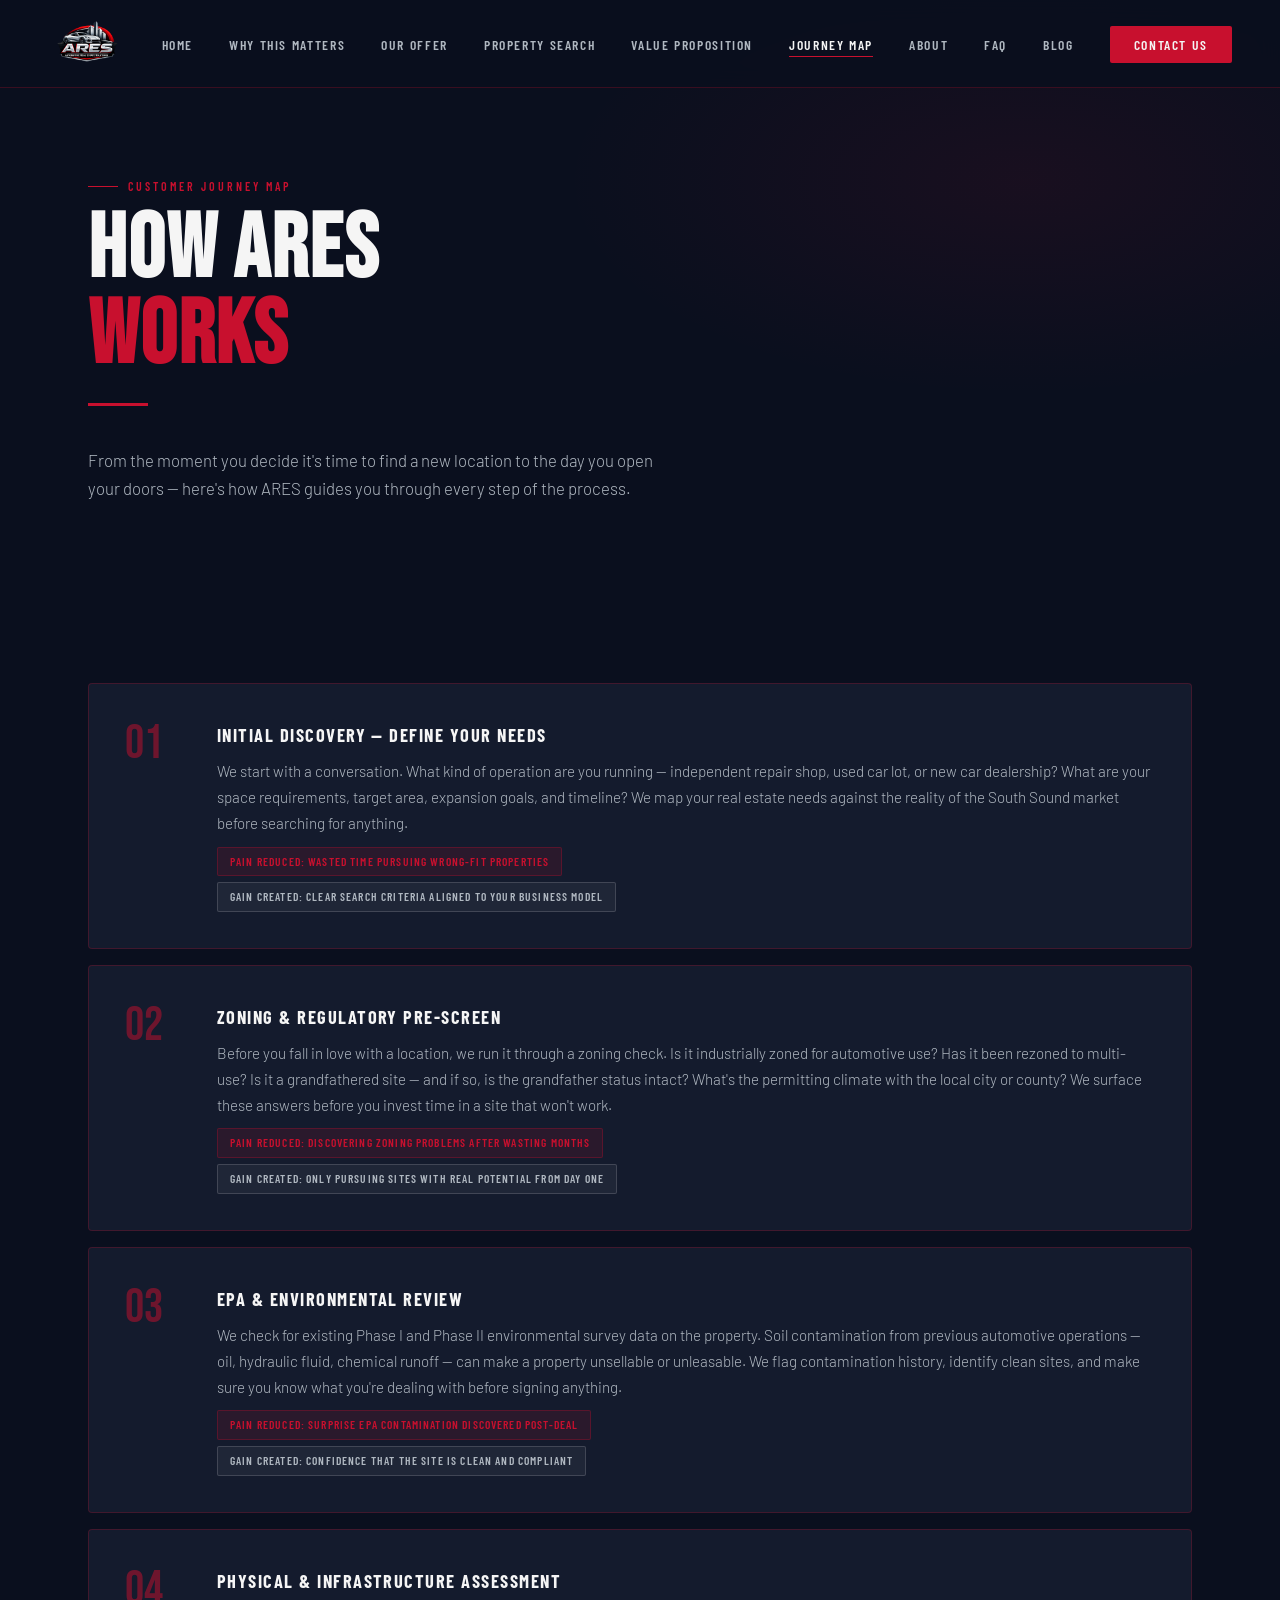
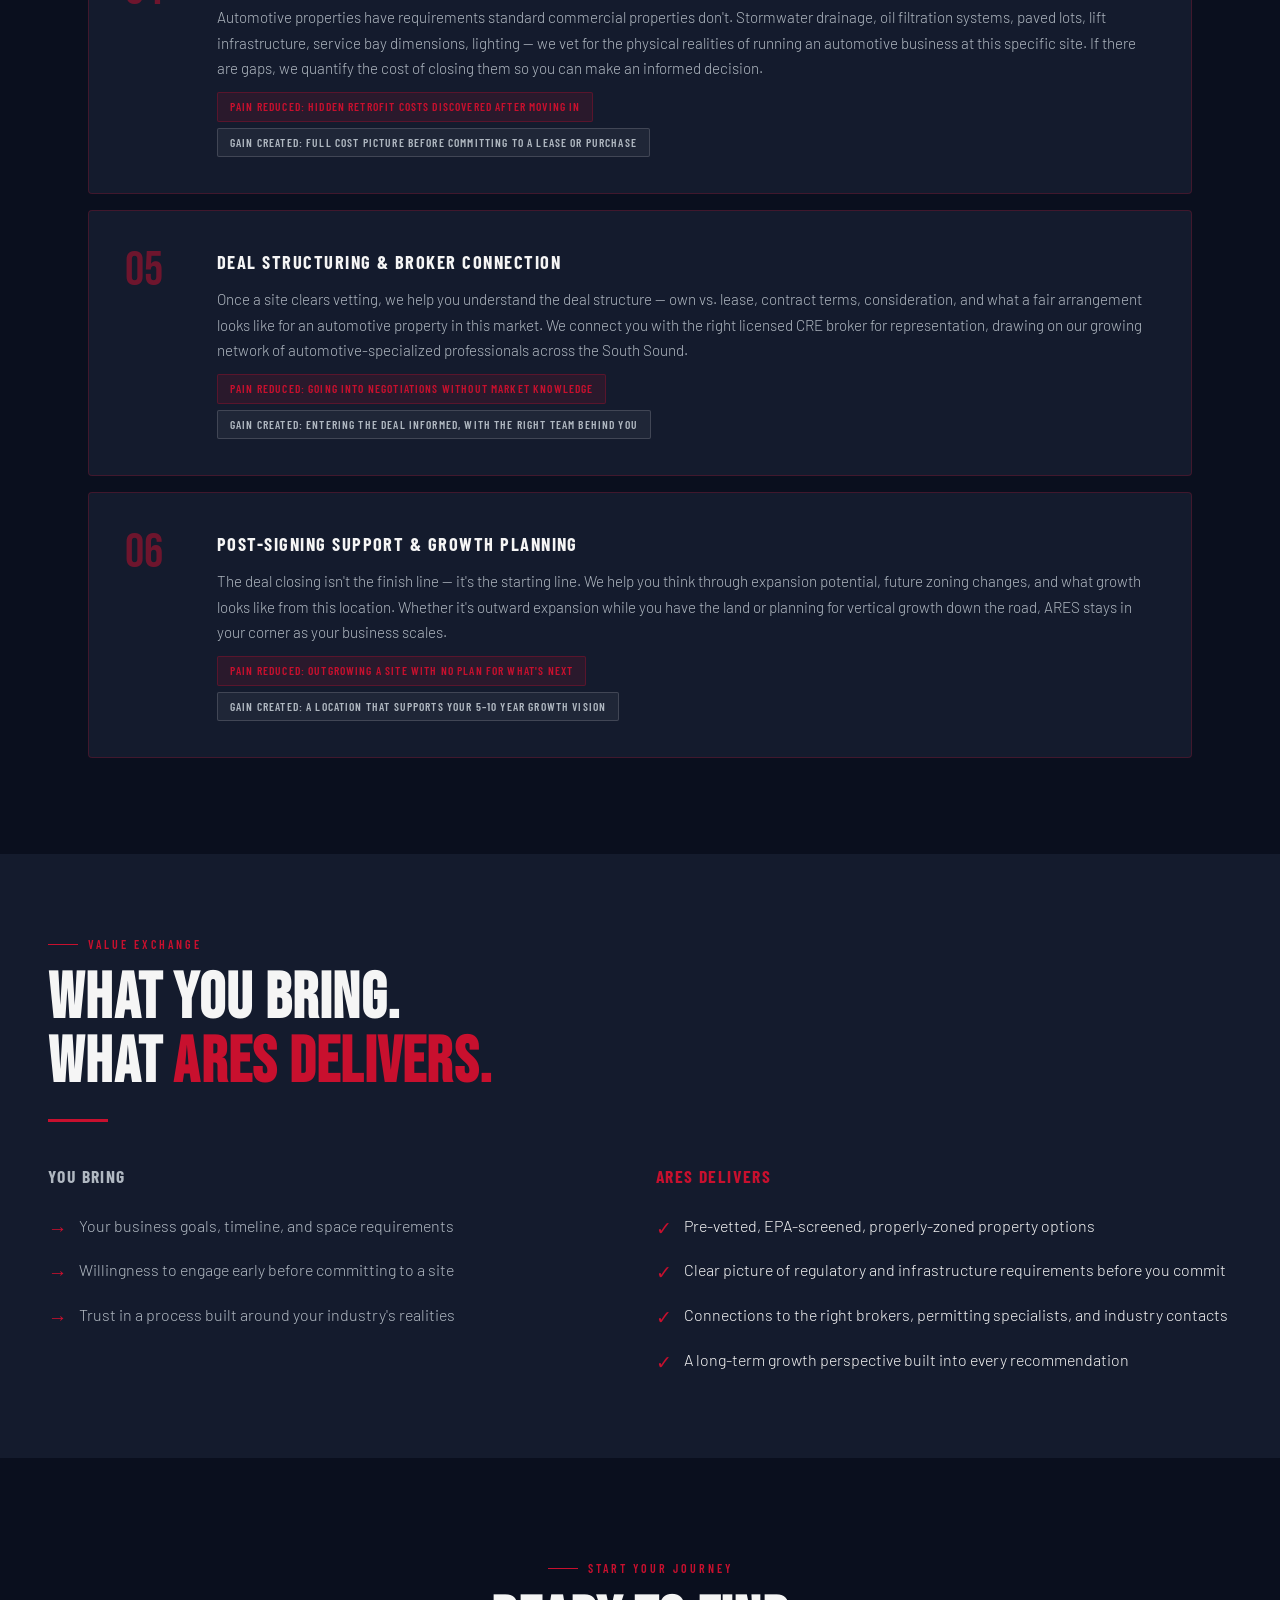
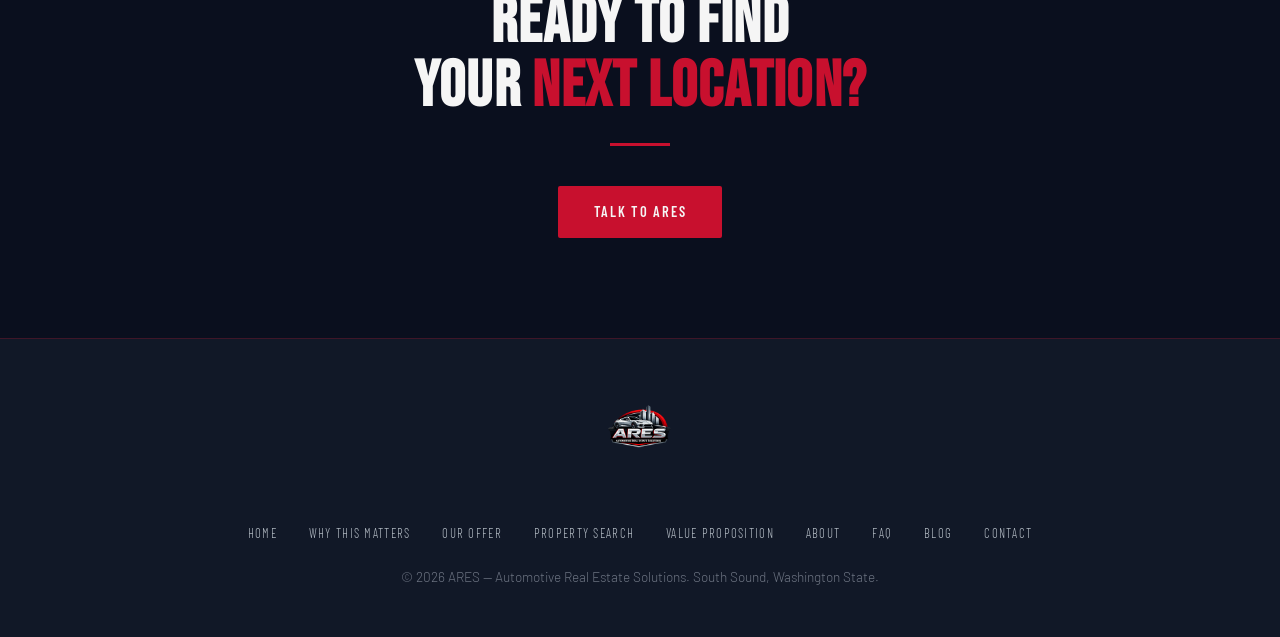
<file: journey-map.html>
<!DOCTYPE html>
<html lang="en">
<head>
  <meta charset="UTF-8" />
  <meta name="viewport" content="width=device-width, initial-scale=1.0" />
  <title>Customer Journey Map — ARES Automotive Real Estate Solutions</title>
  <meta name="description" content="See how ARES guides automotive businesses through every stage — from initial property search to a successful, compliant location." />
  <meta name="keywords" content="automotive real estate process, car dealership property search, auto shop location steps, ARES journey map Washington" />
  <link rel="canonical" href="https://arescommercial.org/journey-map.html" />
  <link rel="stylesheet" href="assets/style.css" />
  <meta property="og:title" content="Customer Journey Map — ARES Automotive Real Estate Solutions" />
  <meta property="og:description" content="See how ARES guides automotive businesses through every stage — from initial property search to closing and compliance clearance." />
  <meta property="og:url" content="https://arescommercial.org/journey-map.html" />
  <meta property="og:type" content="website" />
  <meta property="og:image" content="https://arescommercial.org/assets/logo.png" />
  <meta property="og:site_name" content="ARES Automotive Real Estate Solutions" />
  <meta name="twitter:card" content="summary_large_image" />
  <meta name="twitter:title" content="Customer Journey Map — ARES Automotive Real Estate Solutions" />
  <meta name="twitter:description" content="See how ARES guides automotive businesses through every stage — from initial property search to closing and compliance clearance." />
  <meta name="twitter:image" content="https://arescommercial.org/assets/logo.png" />
</head>
<body>

  <!-- NAV -->
  <nav>
    <a class="nav-logo" href="index.html">
      <img src="assets/logo.png" alt="ARES Logo" />
    </a>
    <button class="hamburger" aria-label="Toggle menu">
      <span></span><span></span><span></span>
    </button>
    <ul>
      <li><a href="index.html">Home</a></li>
      <li><a href="why-this-matters.html">Why This Matters</a></li>
      <li><a href="offer.html">Our Offer</a></li>
      <li><a href="property-search.html">Property Search</a></li>
      <li><a href="value-proposition.html">Value Proposition</a></li>
      <li><a href="journey-map.html" class="active">Journey Map</a></li>
      <li><a href="about.html">About</a></li>
      <li><a href="faq.html">FAQ</a></li>
      <li><a href="blog.html">Blog</a></li>
      <li><a href="contact.html" class="nav-cta">Contact Us</a></li>
    </ul>
  </nav>

  <div class="page-hero-bg"></div>

  <!-- PAGE HERO -->
  <div class="page-hero">
    <p class="section-eyebrow fade-in">Customer Journey Map</p>
    <h1 class="fade-in" style="font-family:'Bebas Neue',sans-serif; font-size:clamp(3rem,7vw,7rem); line-height:0.95; letter-spacing:0.02em;">HOW ARES<br><span style="color:var(--red);">WORKS</span></h1>
    <div class="divider fade-in"></div>
    <p class="fade-in" style="font-size:1.05rem; color:var(--steel); max-width:580px; line-height:1.7;">From the moment you decide it's time to find a new location to the day you open your doors — here's how ARES guides you through every step of the process.</p>
  </div>

  <!-- JOURNEY STEPS -->
  <section>

    <div class="journey-step scroll-reveal">
      <div class="step-number">01</div>
      <div class="step-content">
        <h3>Initial Discovery — Define Your Needs</h3>
        <p>We start with a conversation. What kind of operation are you running — independent repair shop, used car lot, or new car dealership? What are your space requirements, target area, expansion goals, and timeline? We map your real estate needs against the reality of the South Sound market before searching for anything.</p>
        <span class="step-tag">Pain Reduced: Wasted time pursuing wrong-fit properties</span>
        <br>
        <span class="step-tag" style="background:rgba(255,255,255,0.05); border-color:rgba(255,255,255,0.15); color:var(--steel); margin-top:6px;">Gain Created: Clear search criteria aligned to your business model</span>
      </div>
    </div>

    <div class="journey-step scroll-reveal">
      <div class="step-number">02</div>
      <div class="step-content">
        <h3>Zoning & Regulatory Pre-Screen</h3>
        <p>Before you fall in love with a location, we run it through a zoning check. Is it industrially zoned for automotive use? Has it been rezoned to multi-use? Is it a grandfathered site — and if so, is the grandfather status intact? What's the permitting climate with the local city or county? We surface these answers before you invest time in a site that won't work.</p>
        <span class="step-tag">Pain Reduced: Discovering zoning problems after wasting months</span>
        <br>
        <span class="step-tag" style="background:rgba(255,255,255,0.05); border-color:rgba(255,255,255,0.15); color:var(--steel); margin-top:6px;">Gain Created: Only pursuing sites with real potential from day one</span>
      </div>
    </div>

    <div class="journey-step scroll-reveal">
      <div class="step-number">03</div>
      <div class="step-content">
        <h3>EPA & Environmental Review</h3>
        <p>We check for existing Phase I and Phase II environmental survey data on the property. Soil contamination from previous automotive operations — oil, hydraulic fluid, chemical runoff — can make a property unsellable or unleasable. We flag contamination history, identify clean sites, and make sure you know what you're dealing with before signing anything.</p>
        <span class="step-tag">Pain Reduced: Surprise EPA contamination discovered post-deal</span>
        <br>
        <span class="step-tag" style="background:rgba(255,255,255,0.05); border-color:rgba(255,255,255,0.15); color:var(--steel); margin-top:6px;">Gain Created: Confidence that the site is clean and compliant</span>
      </div>
    </div>

    <div class="journey-step scroll-reveal">
      <div class="step-number">04</div>
      <div class="step-content">
        <h3>Physical & Infrastructure Assessment</h3>
        <p>Automotive properties have requirements standard commercial properties don't. Stormwater drainage, oil filtration systems, paved lots, lift infrastructure, service bay dimensions, lighting — we vet for the physical realities of running an automotive business at this specific site. If there are gaps, we quantify the cost of closing them so you can make an informed decision.</p>
        <span class="step-tag">Pain Reduced: Hidden retrofit costs discovered after moving in</span>
        <br>
        <span class="step-tag" style="background:rgba(255,255,255,0.05); border-color:rgba(255,255,255,0.15); color:var(--steel); margin-top:6px;">Gain Created: Full cost picture before committing to a lease or purchase</span>
      </div>
    </div>

    <div class="journey-step scroll-reveal">
      <div class="step-number">05</div>
      <div class="step-content">
        <h3>Deal Structuring & Broker Connection</h3>
        <p>Once a site clears vetting, we help you understand the deal structure — own vs. lease, contract terms, consideration, and what a fair arrangement looks like for an automotive property in this market. We connect you with the right licensed CRE broker for representation, drawing on our growing network of automotive-specialized professionals across the South Sound.</p>
        <span class="step-tag">Pain Reduced: Going into negotiations without market knowledge</span>
        <br>
        <span class="step-tag" style="background:rgba(255,255,255,0.05); border-color:rgba(255,255,255,0.15); color:var(--steel); margin-top:6px;">Gain Created: Entering the deal informed, with the right team behind you</span>
      </div>
    </div>

    <div class="journey-step scroll-reveal">
      <div class="step-number">06</div>
      <div class="step-content">
        <h3>Post-Signing Support & Growth Planning</h3>
        <p>The deal closing isn't the finish line — it's the starting line. We help you think through expansion potential, future zoning changes, and what growth looks like from this location. Whether it's outward expansion while you have the land or planning for vertical growth down the road, ARES stays in your corner as your business scales.</p>
        <span class="step-tag">Pain Reduced: Outgrowing a site with no plan for what's next</span>
        <br>
        <span class="step-tag" style="background:rgba(255,255,255,0.05); border-color:rgba(255,255,255,0.15); color:var(--steel); margin-top:6px;">Gain Created: A location that supports your 5–10 year growth vision</span>
      </div>
    </div>

  </section>

  <!-- VALUE EXCHANGE SUMMARY -->
  <section style="background:var(--card-bg); max-width:100%; padding:80px 48px;">
    <div style="max-width:1200px; margin:0 auto;">
      <div class="scroll-reveal">
        <p class="section-eyebrow">Value Exchange</p>
        <h2>WHAT YOU BRING.<br>WHAT <span>ARES DELIVERS.</span></h2>
        <div class="divider"></div>
      </div>
      <div class="grid-2" style="gap:32px;">
        <div class="scroll-reveal">
          <h3 style="font-family:'Barlow Condensed',sans-serif; font-size:1.1rem; font-weight:700; letter-spacing:0.08em; text-transform:uppercase; color:var(--steel); margin-bottom:20px;">You Bring</h3>
          <ul style="list-style:none; display:flex; flex-direction:column; gap:12px;">
            <li style="display:flex; gap:12px; align-items:flex-start;"><span style="color:var(--red); font-size:1.2rem;">→</span><span style="color:var(--steel);">Your business goals, timeline, and space requirements</span></li>
            <li style="display:flex; gap:12px; align-items:flex-start;"><span style="color:var(--red); font-size:1.2rem;">→</span><span style="color:var(--steel);">Willingness to engage early before committing to a site</span></li>
            <li style="display:flex; gap:12px; align-items:flex-start;"><span style="color:var(--red); font-size:1.2rem;">→</span><span style="color:var(--steel);">Trust in a process built around your industry's realities</span></li>
          </ul>
        </div>
        <div class="scroll-reveal">
          <h3 style="font-family:'Barlow Condensed',sans-serif; font-size:1.1rem; font-weight:700; letter-spacing:0.08em; text-transform:uppercase; color:var(--red); margin-bottom:20px;">ARES Delivers</h3>
          <ul style="list-style:none; display:flex; flex-direction:column; gap:12px;">
            <li style="display:flex; gap:12px; align-items:flex-start;"><span style="color:var(--red); font-size:1.2rem;">✓</span><span style="color:var(--white);">Pre-vetted, EPA-screened, properly-zoned property options</span></li>
            <li style="display:flex; gap:12px; align-items:flex-start;"><span style="color:var(--red); font-size:1.2rem;">✓</span><span style="color:var(--white);">Clear picture of regulatory and infrastructure requirements before you commit</span></li>
            <li style="display:flex; gap:12px; align-items:flex-start;"><span style="color:var(--red); font-size:1.2rem;">✓</span><span style="color:var(--white);">Connections to the right brokers, permitting specialists, and industry contacts</span></li>
            <li style="display:flex; gap:12px; align-items:flex-start;"><span style="color:var(--red); font-size:1.2rem;">✓</span><span style="color:var(--white);">A long-term growth perspective built into every recommendation</span></li>
          </ul>
        </div>
      </div>
    </div>
  </section>

  <!-- CTA -->
  <section style="text-align:center; padding:100px 48px;">
    <div class="scroll-reveal">
      <p class="section-eyebrow" style="justify-content:center;">Start Your Journey</p>
      <h2>READY TO FIND<br>YOUR <span>NEXT LOCATION?</span></h2>
      <div class="divider" style="margin:24px auto 40px;"></div>
      <a href="contact.html" class="btn-primary">Talk to ARES</a>
    </div>
  </section>

  <!-- FOOTER -->
  <footer>
    <img src="assets/logo.png" alt="ARES Logo" />
        <ul class="footer-links">
      <li><a href="index.html">Home</a></li>
      <li><a href="why-this-matters.html">Why This Matters</a></li>
      <li><a href="offer.html">Our Offer</a></li>
      <li><a href="property-search.html">Property Search</a></li>
      <li><a href="value-proposition.html">Value Proposition</a></li>
      <li><a href="about.html">About</a></li>
      <li><a href="faq.html">FAQ</a></li>
      <li><a href="blog.html">Blog</a></li>
      <li><a href="contact.html">Contact</a></li>
    </ul>
    <p>&copy; 2026 ARES — Automotive Real Estate Solutions. South Sound, Washington State.</p>
  </footer>

  <script src="assets/main.js"></script>
</body>
</html>
</file>
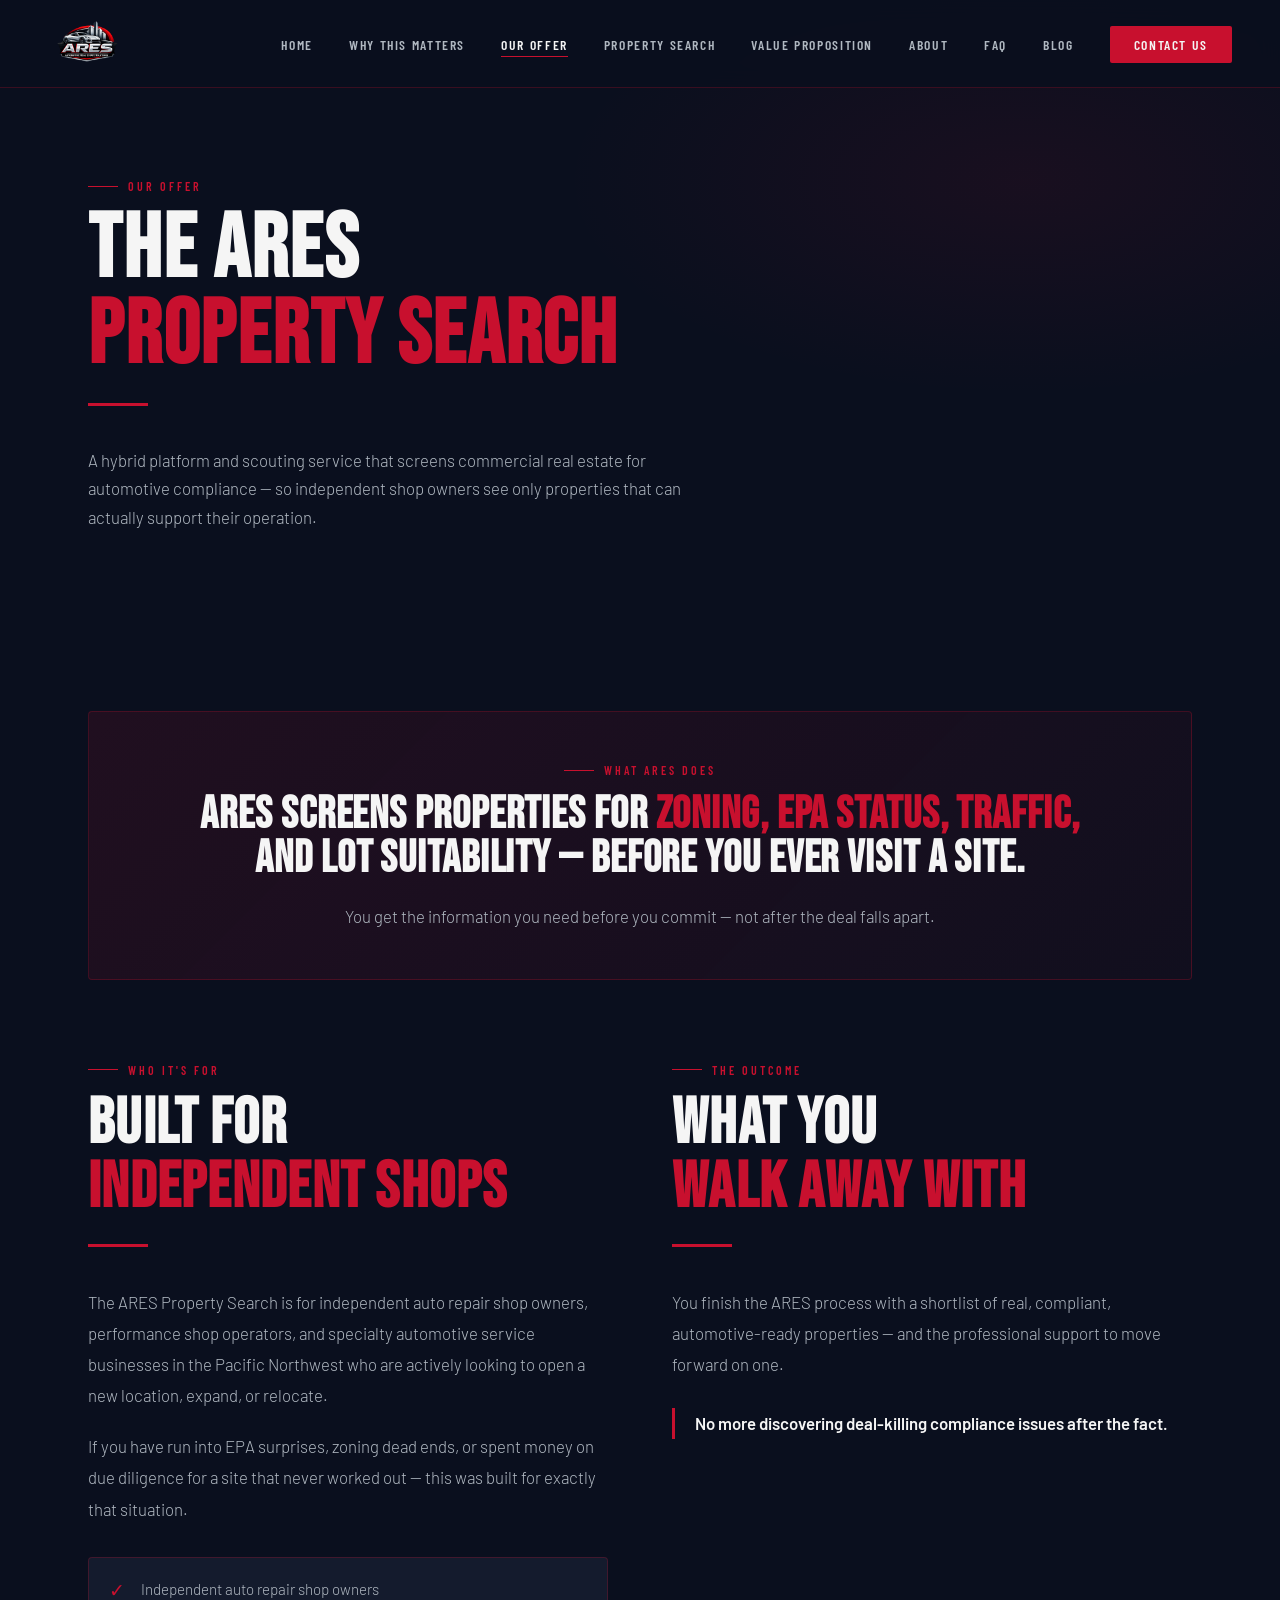
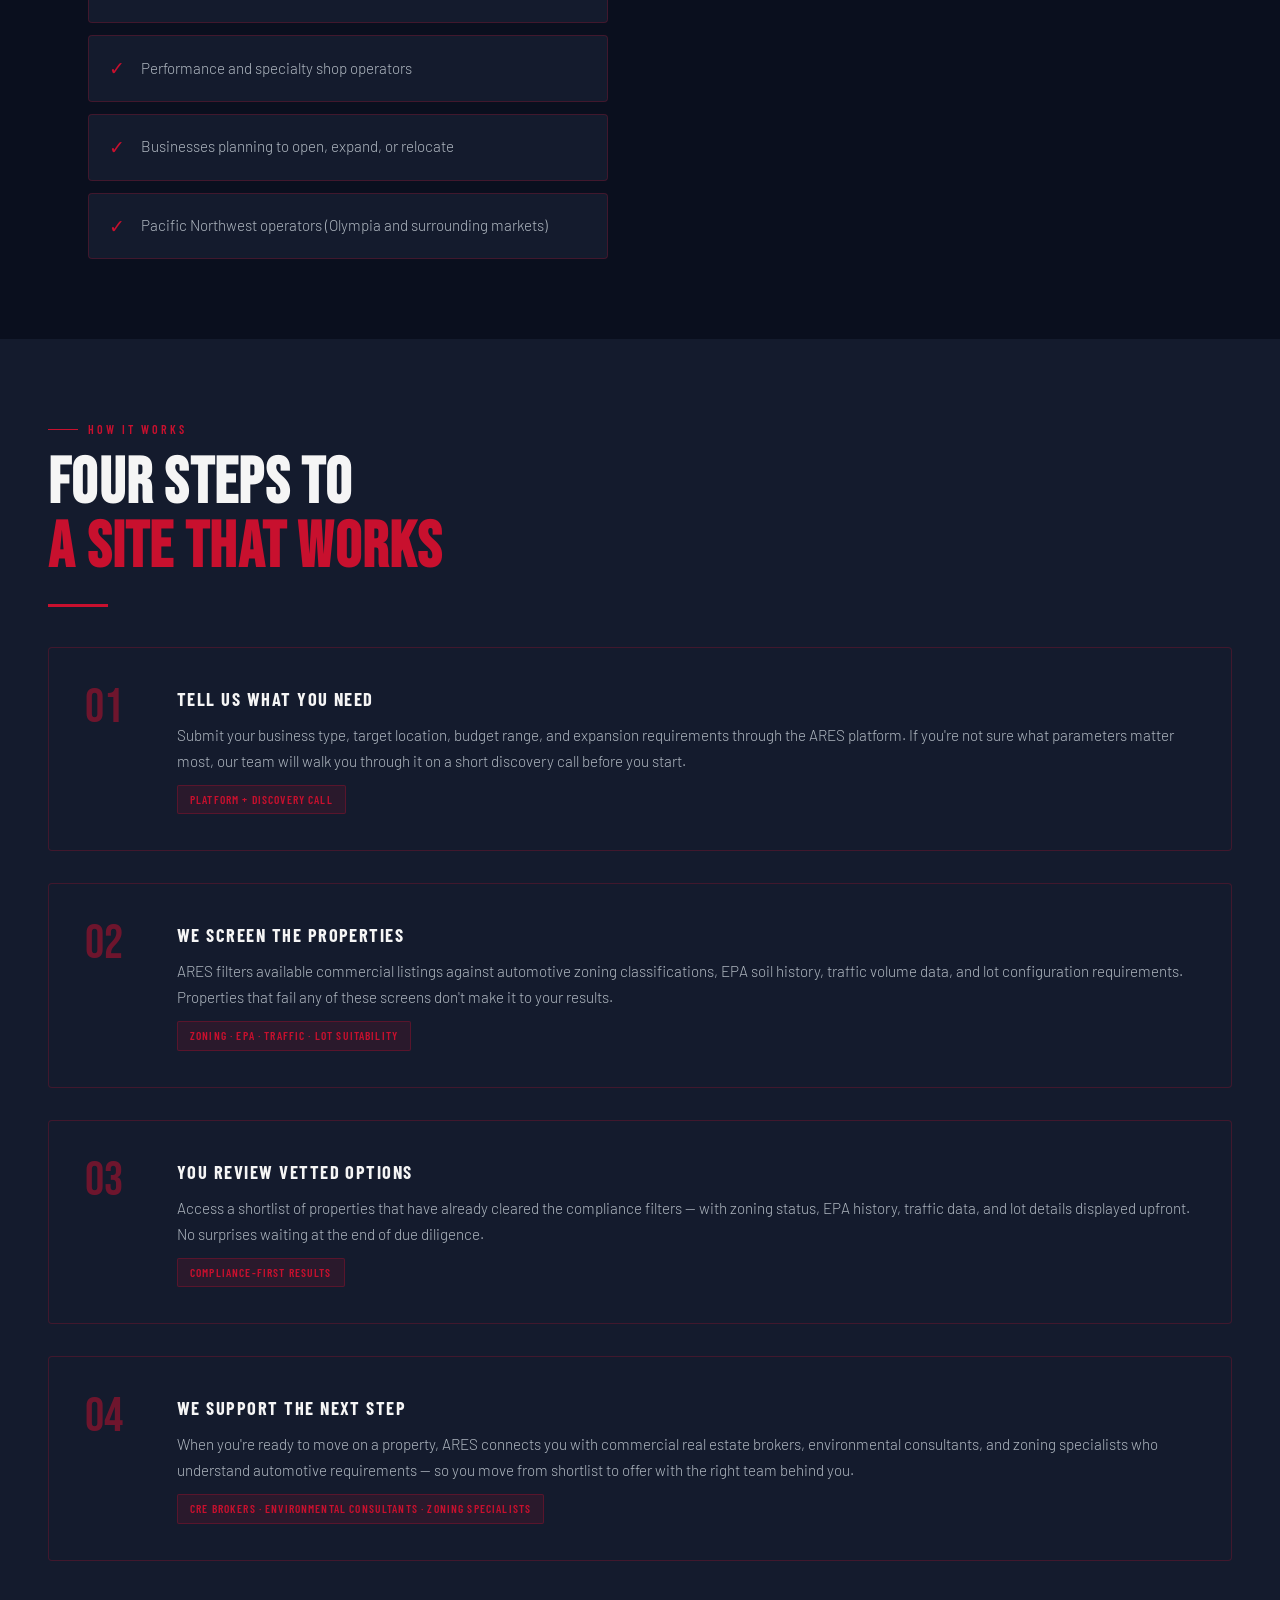
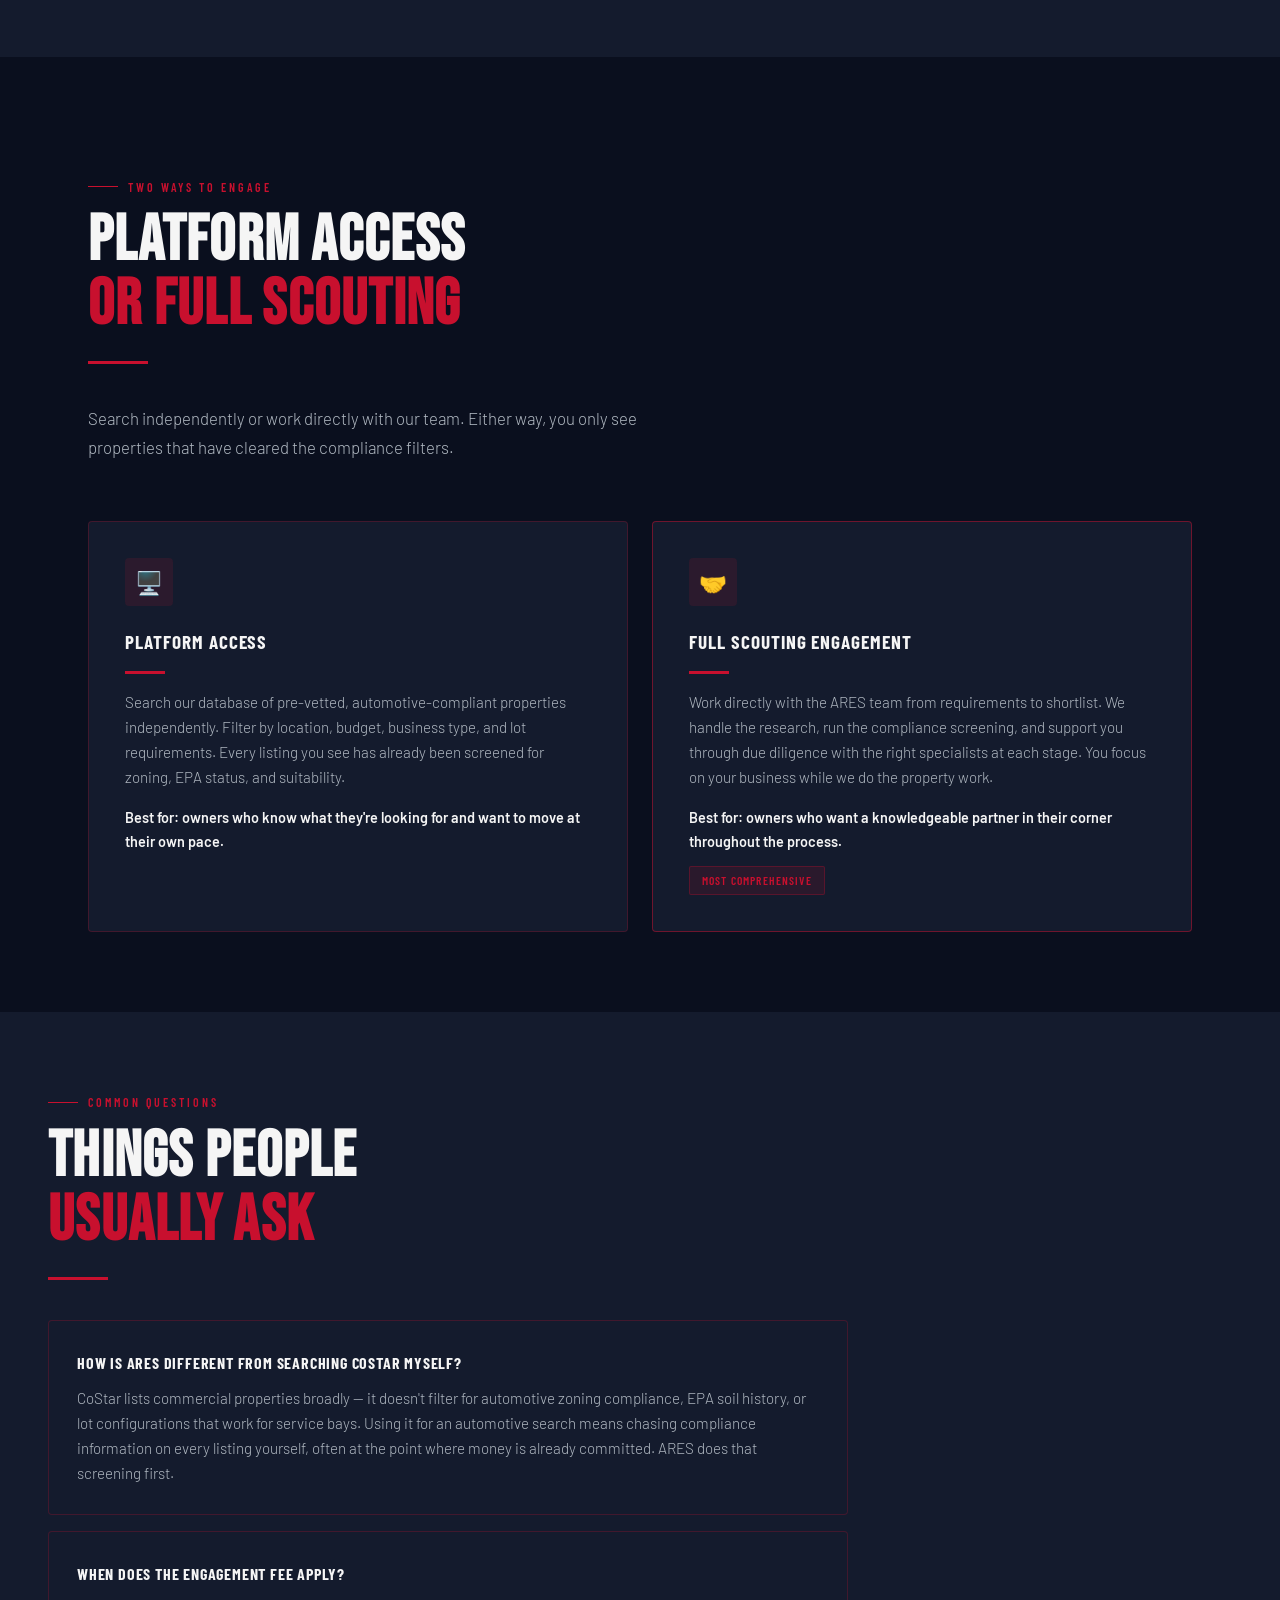
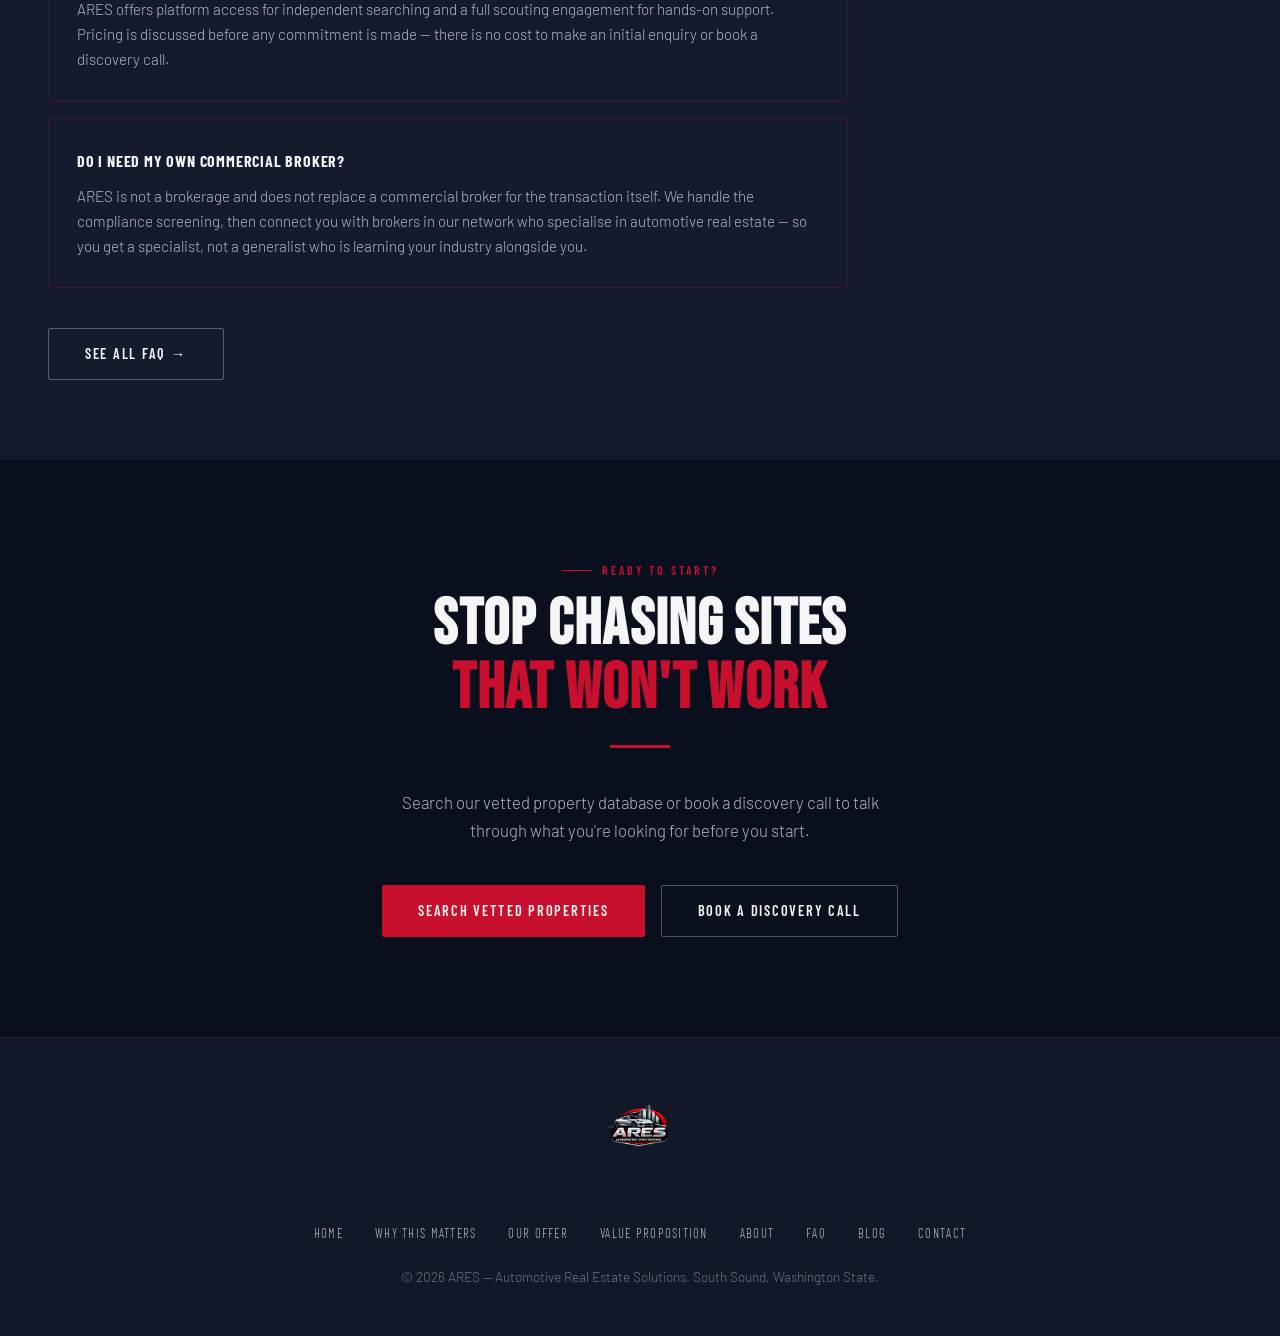
<file: offer.html>
<!DOCTYPE html>
<html lang="en">
<head>
  <meta charset="UTF-8" />
  <meta name="viewport" content="width=device-width, initial-scale=1.0" />
  <title>The ARES Property Search — Our Offer | ARES Automotive Real Estate Solutions</title>
  <meta name="description" content="ARES screens properties for automotive zoning, EPA history, and lot suitability — so shop owners and dealers only see properties that can actually work." />
  <meta name="keywords" content="automotive property search Washington, EPA cleared auto shop land, zoning compliant automotive real estate, ARES property vetting service" />
  <link rel="canonical" href="https://arescommercial.org/offer.html" />
  <link rel="stylesheet" href="assets/style.css" />
  <meta property="og:title" content="The ARES Property Search — Our Offer" />
  <meta property="og:description" content="ARES screens properties for automotive zoning, EPA history, and lot suitability — so you only see sites that can actually work for your business." />
  <meta property="og:url" content="https://arescommercial.org/offer.html" />
  <meta property="og:type" content="website" />
  <meta property="og:image" content="https://arescommercial.org/assets/logo.png" />
  <meta property="og:site_name" content="ARES Automotive Real Estate Solutions" />
  <meta name="twitter:card" content="summary_large_image" />
  <meta name="twitter:title" content="The ARES Property Search — Our Offer" />
  <meta name="twitter:description" content="ARES screens properties for automotive zoning, EPA history, and lot suitability — so you only see sites that can actually work for your business." />
  <meta name="twitter:image" content="https://arescommercial.org/assets/logo.png" />
</head>
<body>

  <!-- NAV -->
  <nav>
    <a class="nav-logo" href="index.html">
      <img src="assets/logo.png" alt="ARES Automotive Real Estate Solutions Logo" />
    </a>
    <button class="hamburger" aria-label="Toggle menu">
      <span></span><span></span><span></span>
    </button>
    <ul>
      <li><a href="index.html">Home</a></li>
      <li><a href="why-this-matters.html">Why This Matters</a></li>
      <li><a href="offer.html" class="active">Our Offer</a></li>
      <li><a href="property-search.html">Property Search</a></li>
      <li><a href="value-proposition.html">Value Proposition</a></li>
      <li><a href="about.html">About</a></li>
      <li><a href="faq.html">FAQ</a></li>
      <li><a href="blog.html">Blog</a></li>
      <li><a href="contact.html" class="nav-cta">Contact Us</a></li>
    </ul>
  </nav>

  <div class="page-hero-bg"></div>

  <!-- PAGE HERO -->
  <div class="page-hero">
    <p class="section-eyebrow fade-in">Our Offer</p>
    <h1 class="fade-in" style="font-family:'Bebas Neue',sans-serif; font-size:clamp(3rem,7vw,7rem); line-height:0.95; letter-spacing:0.02em;">THE ARES<br><span style="color:var(--red);">PROPERTY SEARCH</span></h1>
    <div class="divider fade-in"></div>
    <p class="fade-in" style="font-size:1.05rem; color:var(--steel); max-width:600px; line-height:1.7;">A hybrid platform and scouting service that screens commercial real estate for automotive compliance — so independent shop owners see only properties that can actually support their operation.</p>
  </div>

  <!-- ONE SENTENCE SUMMARY + WHO IT'S FOR -->
  <section>
    <div class="scroll-reveal" style="background:linear-gradient(135deg,rgba(200,16,46,0.12),rgba(200,16,46,0.04)); border:1px solid var(--border); border-radius:4px; padding:48px; margin-bottom:80px;">
      <p class="section-eyebrow" style="justify-content:center; text-align:center;">What ARES Does</p>
      <h2 style="font-size:clamp(1.6rem,3.5vw,2.8rem); text-align:center; margin-bottom:20px;">ARES screens properties for <span>zoning, EPA status, traffic,</span><br>and lot suitability — before you ever visit a site.</h2>
      <p style="color:var(--steel); font-size:1.05rem; max-width:660px; margin:0 auto; text-align:center; line-height:1.7;">You get the information you need before you commit — not after the deal falls apart.</p>
    </div>

    <div class="grid-2" style="gap:64px; align-items:start;">
      <div class="scroll-reveal">
        <p class="section-eyebrow">Who It's For</p>
        <h2>BUILT FOR<br><span>INDEPENDENT SHOPS</span></h2>
        <div class="divider"></div>
        <p style="font-size:1.05rem; color:var(--steel); line-height:1.85; margin-bottom:20px;">
          The ARES Property Search is for independent auto repair shop owners, performance shop operators, and specialty automotive service businesses in the Pacific Northwest who are actively looking to open a new location, expand, or relocate.
        </p>
        <p style="font-size:1.05rem; color:var(--steel); line-height:1.85; margin-bottom:20px;">
          If you have run into EPA surprises, zoning dead ends, or spent money on due diligence for a site that never worked out — this was built for exactly that situation.
        </p>
        <div style="margin-top:32px; display:flex; flex-direction:column; gap:12px;">
          <div style="display:flex; align-items:center; gap:16px; padding:16px 20px; background:var(--card-bg); border:1px solid var(--border); border-radius:4px;">
            <span style="color:var(--red); font-size:1.2rem;">✓</span>
            <span style="color:var(--steel); font-size:0.95rem;">Independent auto repair shop owners</span>
          </div>
          <div style="display:flex; align-items:center; gap:16px; padding:16px 20px; background:var(--card-bg); border:1px solid var(--border); border-radius:4px;">
            <span style="color:var(--red); font-size:1.2rem;">✓</span>
            <span style="color:var(--steel); font-size:0.95rem;">Performance and specialty shop operators</span>
          </div>
          <div style="display:flex; align-items:center; gap:16px; padding:16px 20px; background:var(--card-bg); border:1px solid var(--border); border-radius:4px;">
            <span style="color:var(--red); font-size:1.2rem;">✓</span>
            <span style="color:var(--steel); font-size:0.95rem;">Businesses planning to open, expand, or relocate</span>
          </div>
          <div style="display:flex; align-items:center; gap:16px; padding:16px 20px; background:var(--card-bg); border:1px solid var(--border); border-radius:4px;">
            <span style="color:var(--red); font-size:1.2rem;">✓</span>
            <span style="color:var(--steel); font-size:0.95rem;">Pacific Northwest operators (Olympia and surrounding markets)</span>
          </div>
        </div>
      </div>

      <div class="scroll-reveal">
        <p class="section-eyebrow">The Outcome</p>
        <h2>WHAT YOU<br><span>WALK AWAY WITH</span></h2>
        <div class="divider"></div>
        <p style="font-size:1.05rem; color:var(--steel); line-height:1.85; margin-bottom:28px;">
          You finish the ARES process with a shortlist of real, compliant, automotive-ready properties — and the professional support to move forward on one.
        </p>
        <p style="font-size:1.05rem; color:var(--white); font-weight:600; line-height:1.85; border-left:3px solid var(--red); padding-left:20px;">
          No more discovering deal-killing compliance issues after the fact.
        </p>
      </div>
    </div>
  </section>

  <!-- HOW IT WORKS -->
  <section style="background:var(--card-bg); max-width:100%; padding:80px 48px;">
    <div style="max-width:1200px; margin:0 auto;">
      <div class="scroll-reveal">
        <p class="section-eyebrow">How It Works</p>
        <h2>FOUR STEPS TO<br><span>A SITE THAT WORKS</span></h2>
        <div class="divider"></div>
      </div>

      <div style="display:flex; flex-direction:column; gap:16px;">

        <div class="journey-step scroll-reveal">
          <div class="step-number">01</div>
          <div class="step-content">
            <h3>Tell Us What You Need</h3>
            <p>Submit your business type, target location, budget range, and expansion requirements through the ARES platform. If you're not sure what parameters matter most, our team will walk you through it on a short discovery call before you start.</p>
            <span class="step-tag">Platform + Discovery Call</span>
          </div>
        </div>

        <div class="journey-step scroll-reveal">
          <div class="step-number">02</div>
          <div class="step-content">
            <h3>We Screen the Properties</h3>
            <p>ARES filters available commercial listings against automotive zoning classifications, EPA soil history, traffic volume data, and lot configuration requirements. Properties that fail any of these screens don't make it to your results.</p>
            <span class="step-tag">Zoning · EPA · Traffic · Lot Suitability</span>
          </div>
        </div>

        <div class="journey-step scroll-reveal">
          <div class="step-number">03</div>
          <div class="step-content">
            <h3>You Review Vetted Options</h3>
            <p>Access a shortlist of properties that have already cleared the compliance filters — with zoning status, EPA history, traffic data, and lot details displayed upfront. No surprises waiting at the end of due diligence.</p>
            <span class="step-tag">Compliance-First Results</span>
          </div>
        </div>

        <div class="journey-step scroll-reveal">
          <div class="step-number">04</div>
          <div class="step-content">
            <h3>We Support the Next Step</h3>
            <p>When you're ready to move on a property, ARES connects you with commercial real estate brokers, environmental consultants, and zoning specialists who understand automotive requirements — so you move from shortlist to offer with the right team behind you.</p>
            <span class="step-tag">CRE Brokers · Environmental Consultants · Zoning Specialists</span>
          </div>
        </div>

      </div>
    </div>
  </section>

  <!-- TWO WAYS TO ENGAGE -->
  <section>
    <div class="scroll-reveal">
      <p class="section-eyebrow">Two Ways to Engage</p>
      <h2>PLATFORM ACCESS<br><span>OR FULL SCOUTING</span></h2>
      <div class="divider"></div>
      <p class="section-lead">Search independently or work directly with our team. Either way, you only see properties that have cleared the compliance filters.</p>
    </div>
    <div class="grid-2" style="gap:24px;">

      <div class="card scroll-reveal">
        <div class="card-icon">🖥️</div>
        <h3>Platform Access</h3>
        <div style="height:3px; background:var(--red); width:40px; margin:12px 0 16px;"></div>
        <p style="margin-bottom:16px;">Search our database of pre-vetted, automotive-compliant properties independently. Filter by location, budget, business type, and lot requirements. Every listing you see has already been screened for zoning, EPA status, and suitability.</p>
        <p style="color:var(--white); font-size:0.9rem; font-weight:600;">Best for: owners who know what they're looking for and want to move at their own pace.</p>
      </div>

      <div class="card scroll-reveal" style="border-color:rgba(200,16,46,0.5);">
        <div class="card-icon">🤝</div>
        <h3>Full Scouting Engagement</h3>
        <div style="height:3px; background:var(--red); width:40px; margin:12px 0 16px;"></div>
        <p style="margin-bottom:16px;">Work directly with the ARES team from requirements to shortlist. We handle the research, run the compliance screening, and support you through due diligence with the right specialists at each stage. You focus on your business while we do the property work.</p>
        <p style="color:var(--white); font-size:0.9rem; font-weight:600;">Best for: owners who want a knowledgeable partner in their corner throughout the process.</p>
        <span class="step-tag" style="margin-top:12px;">Most comprehensive</span>
      </div>

    </div>
  </section>

  <!-- FAQ TEASER -->
  <section style="background:var(--card-bg); max-width:100%; padding:80px 48px;">
    <div style="max-width:1200px; margin:0 auto;">
      <div class="scroll-reveal">
        <p class="section-eyebrow">Common Questions</p>
        <h2>THINGS PEOPLE<br><span>USUALLY ASK</span></h2>
        <div class="divider"></div>
      </div>
      <div style="display:flex; flex-direction:column; gap:16px; max-width:800px;">

        <div class="card scroll-reveal" style="padding:28px;">
          <h3 style="font-size:1rem; margin-bottom:10px;">How is ARES different from searching CoStar myself?</h3>
          <p>CoStar lists commercial properties broadly — it doesn't filter for automotive zoning compliance, EPA soil history, or lot configurations that work for service bays. Using it for an automotive search means chasing compliance information on every listing yourself, often at the point where money is already committed. ARES does that screening first.</p>
        </div>

        <div class="card scroll-reveal" style="padding:28px;">
          <h3 style="font-size:1rem; margin-bottom:10px;">When does the engagement fee apply?</h3>
          <p>ARES offers platform access for independent searching and a full scouting engagement for hands-on support. Pricing is discussed before any commitment is made — there is no cost to make an initial enquiry or book a discovery call.</p>
        </div>

        <div class="card scroll-reveal" style="padding:28px;">
          <h3 style="font-size:1rem; margin-bottom:10px;">Do I need my own commercial broker?</h3>
          <p>ARES is not a brokerage and does not replace a commercial broker for the transaction itself. We handle the compliance screening, then connect you with brokers in our network who specialise in automotive real estate — so you get a specialist, not a generalist who is learning your industry alongside you.</p>
        </div>

      </div>
      <div style="margin-top:40px;" class="scroll-reveal">
        <a href="faq.html" class="btn-secondary">See All FAQ →</a>
      </div>
    </div>
  </section>

  <!-- CTA -->
  <section style="text-align:center; padding:100px 48px;">
    <div class="scroll-reveal">
      <p class="section-eyebrow" style="justify-content:center;">Ready to Start?</p>
      <h2>STOP CHASING SITES<br><span>THAT WON'T WORK</span></h2>
      <div class="divider" style="margin:24px auto 40px;"></div>
      <p style="color:var(--steel); max-width:500px; margin:0 auto 40px; font-size:1.05rem;">Search our vetted property database or book a discovery call to talk through what you're looking for before you start.</p>
      <div style="display:flex; gap:16px; justify-content:center; flex-wrap:wrap;">
        <a href="property-search.html" class="btn-primary">Search Vetted Properties</a>
        <a href="contact.html" class="btn-secondary">Book a Discovery Call</a>
      </div>
    </div>
  </section>

  <!-- FOOTER -->
  <footer>
    <img src="assets/logo.png" alt="ARES Logo" />
    <ul class="footer-links">
      <li><a href="index.html">Home</a></li>
      <li><a href="why-this-matters.html">Why This Matters</a></li>
      <li><a href="offer.html">Our Offer</a></li>
      <li><a href="value-proposition.html">Value Proposition</a></li>
      <li><a href="about.html">About</a></li>
      <li><a href="faq.html">FAQ</a></li>
      <li><a href="blog.html">Blog</a></li>
      <li><a href="contact.html">Contact</a></li>
    </ul>
    <p>&copy; 2026 ARES — Automotive Real Estate Solutions. South Sound, Washington State.</p>
  </footer>

  <script src="assets/main.js"></script>
</body>
</html>
</file>
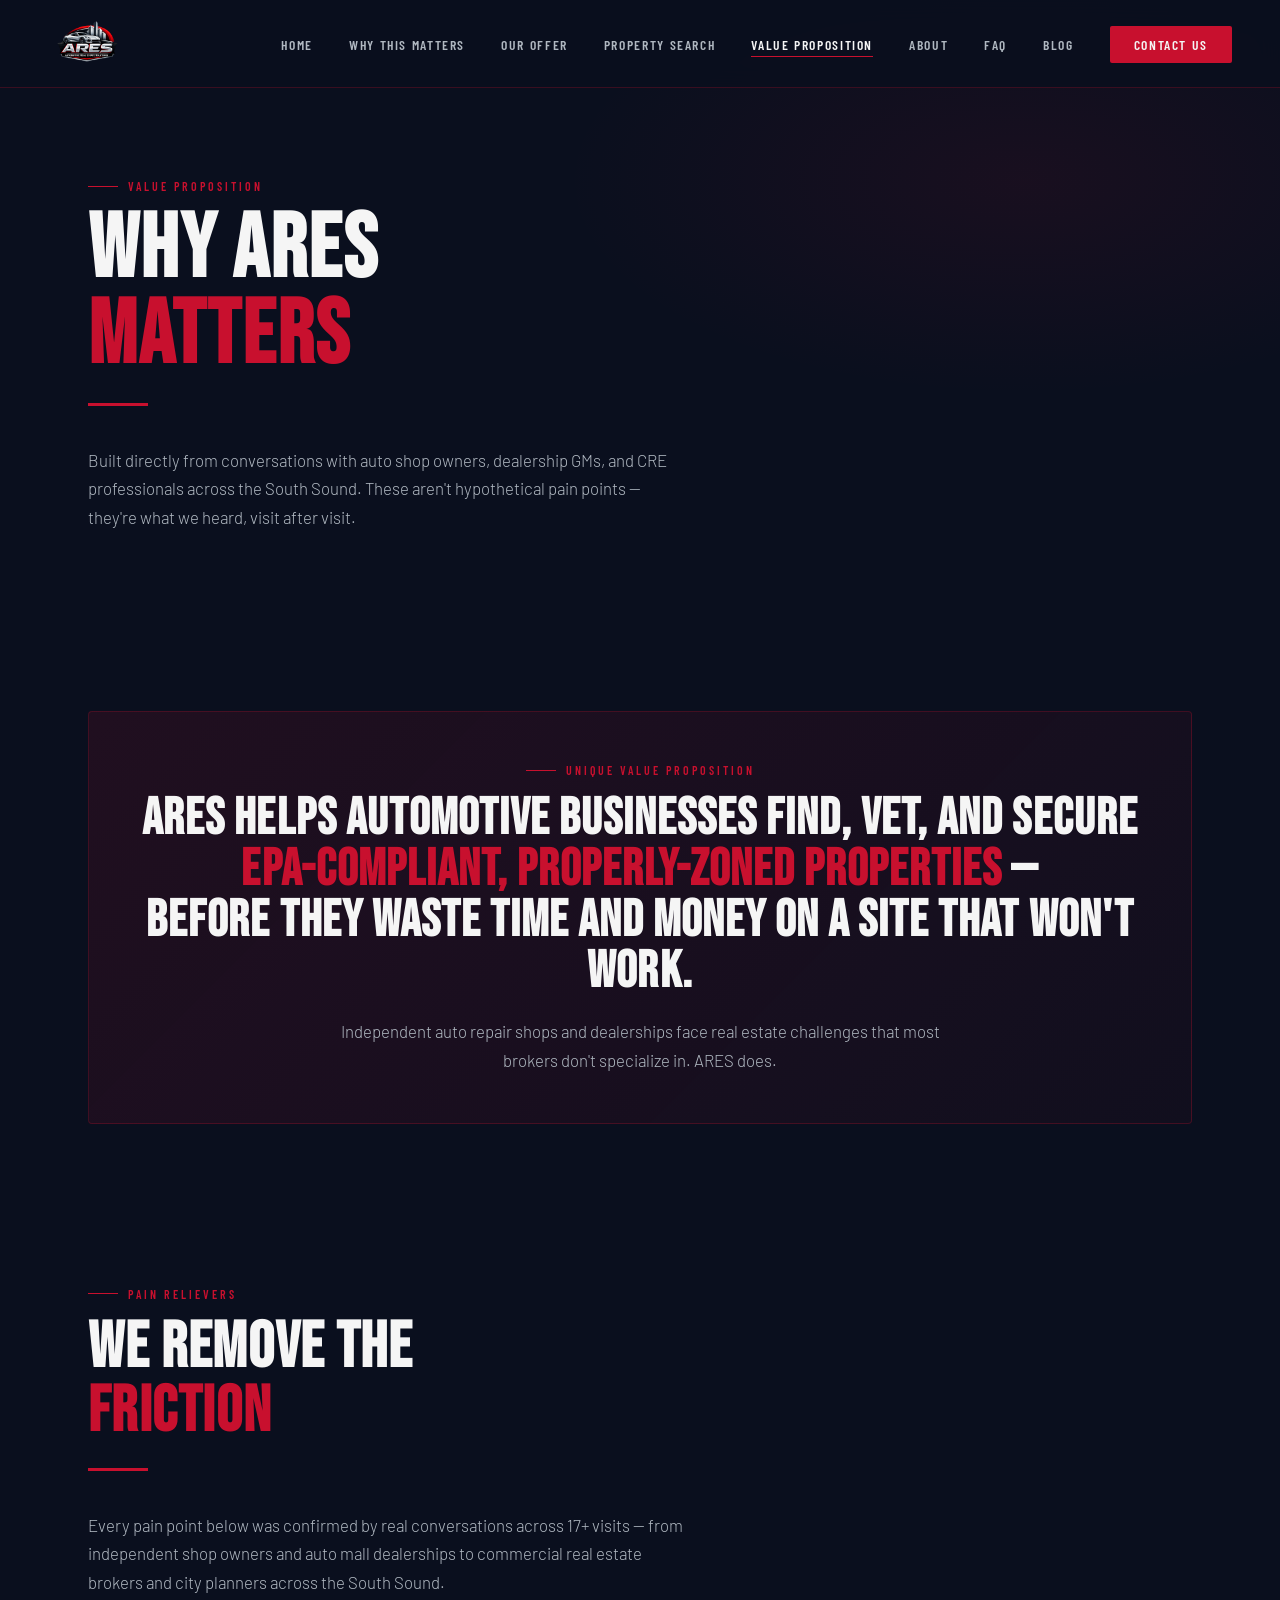
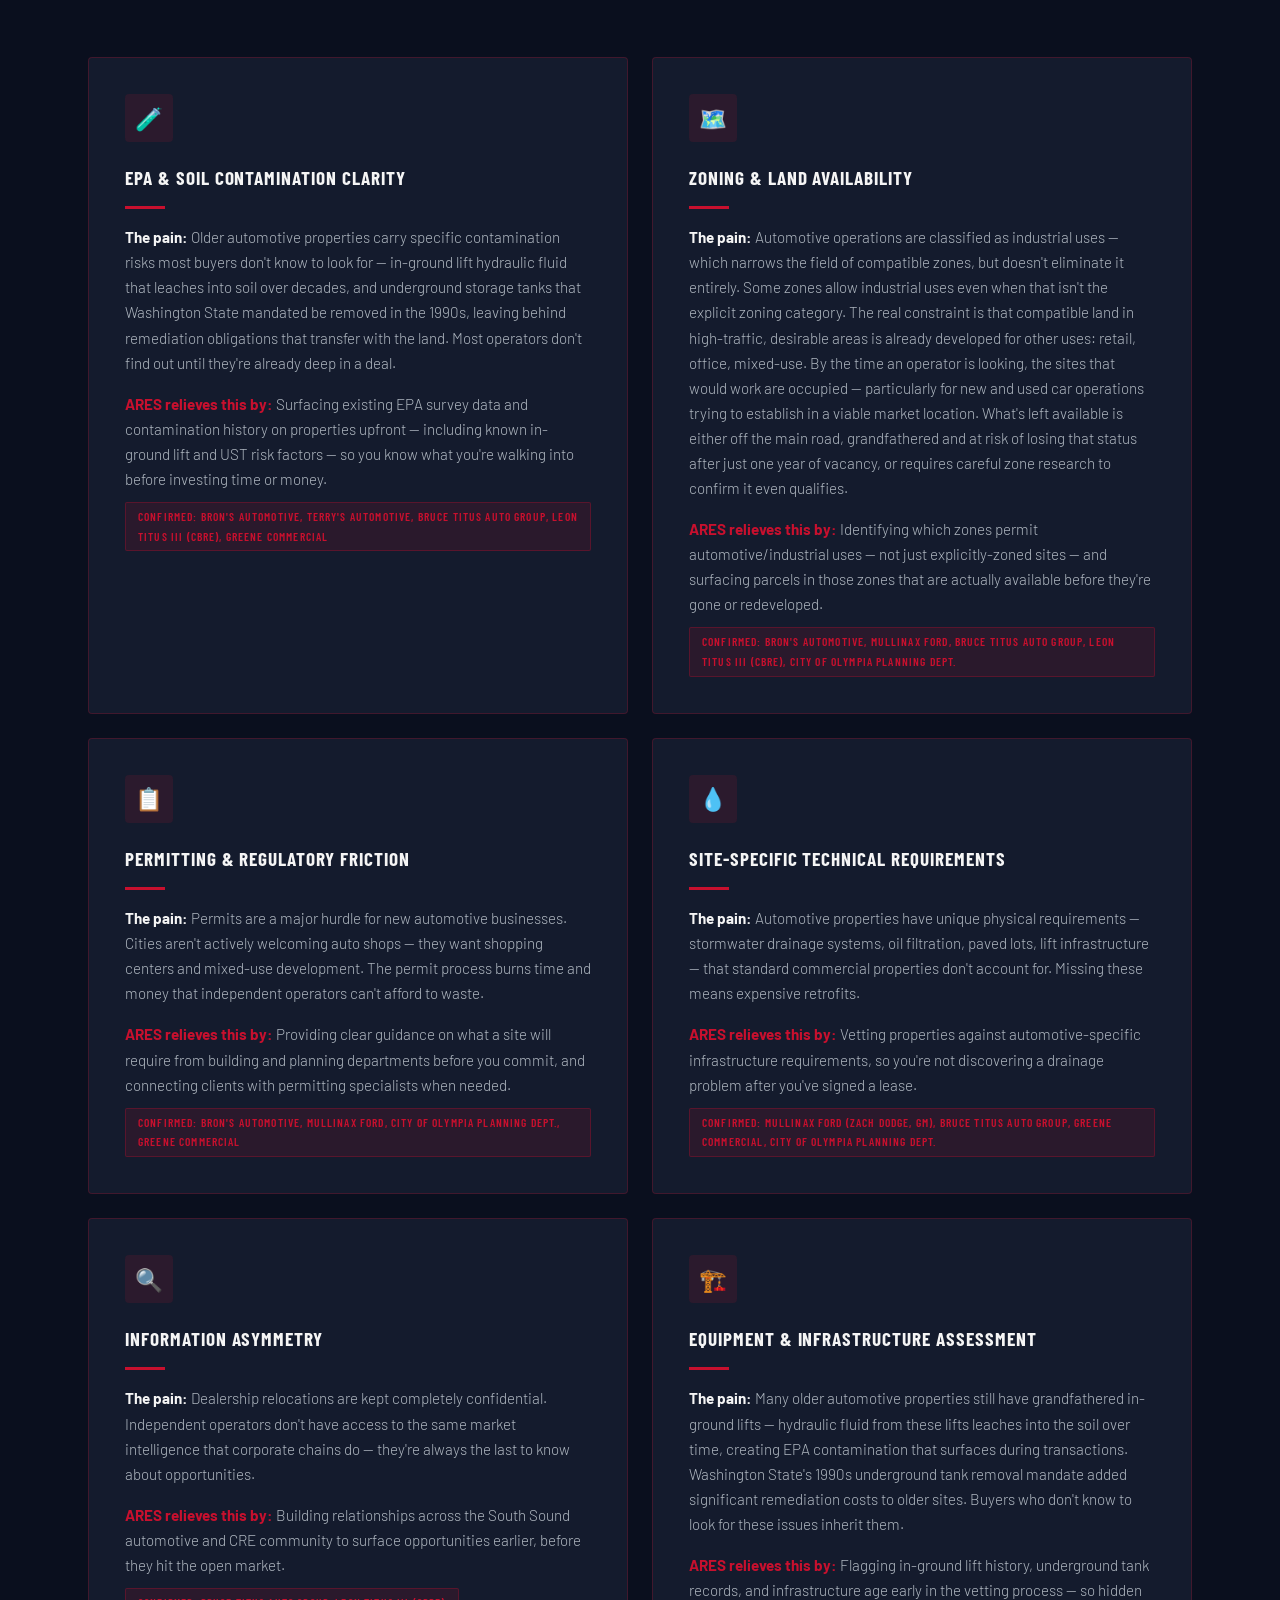
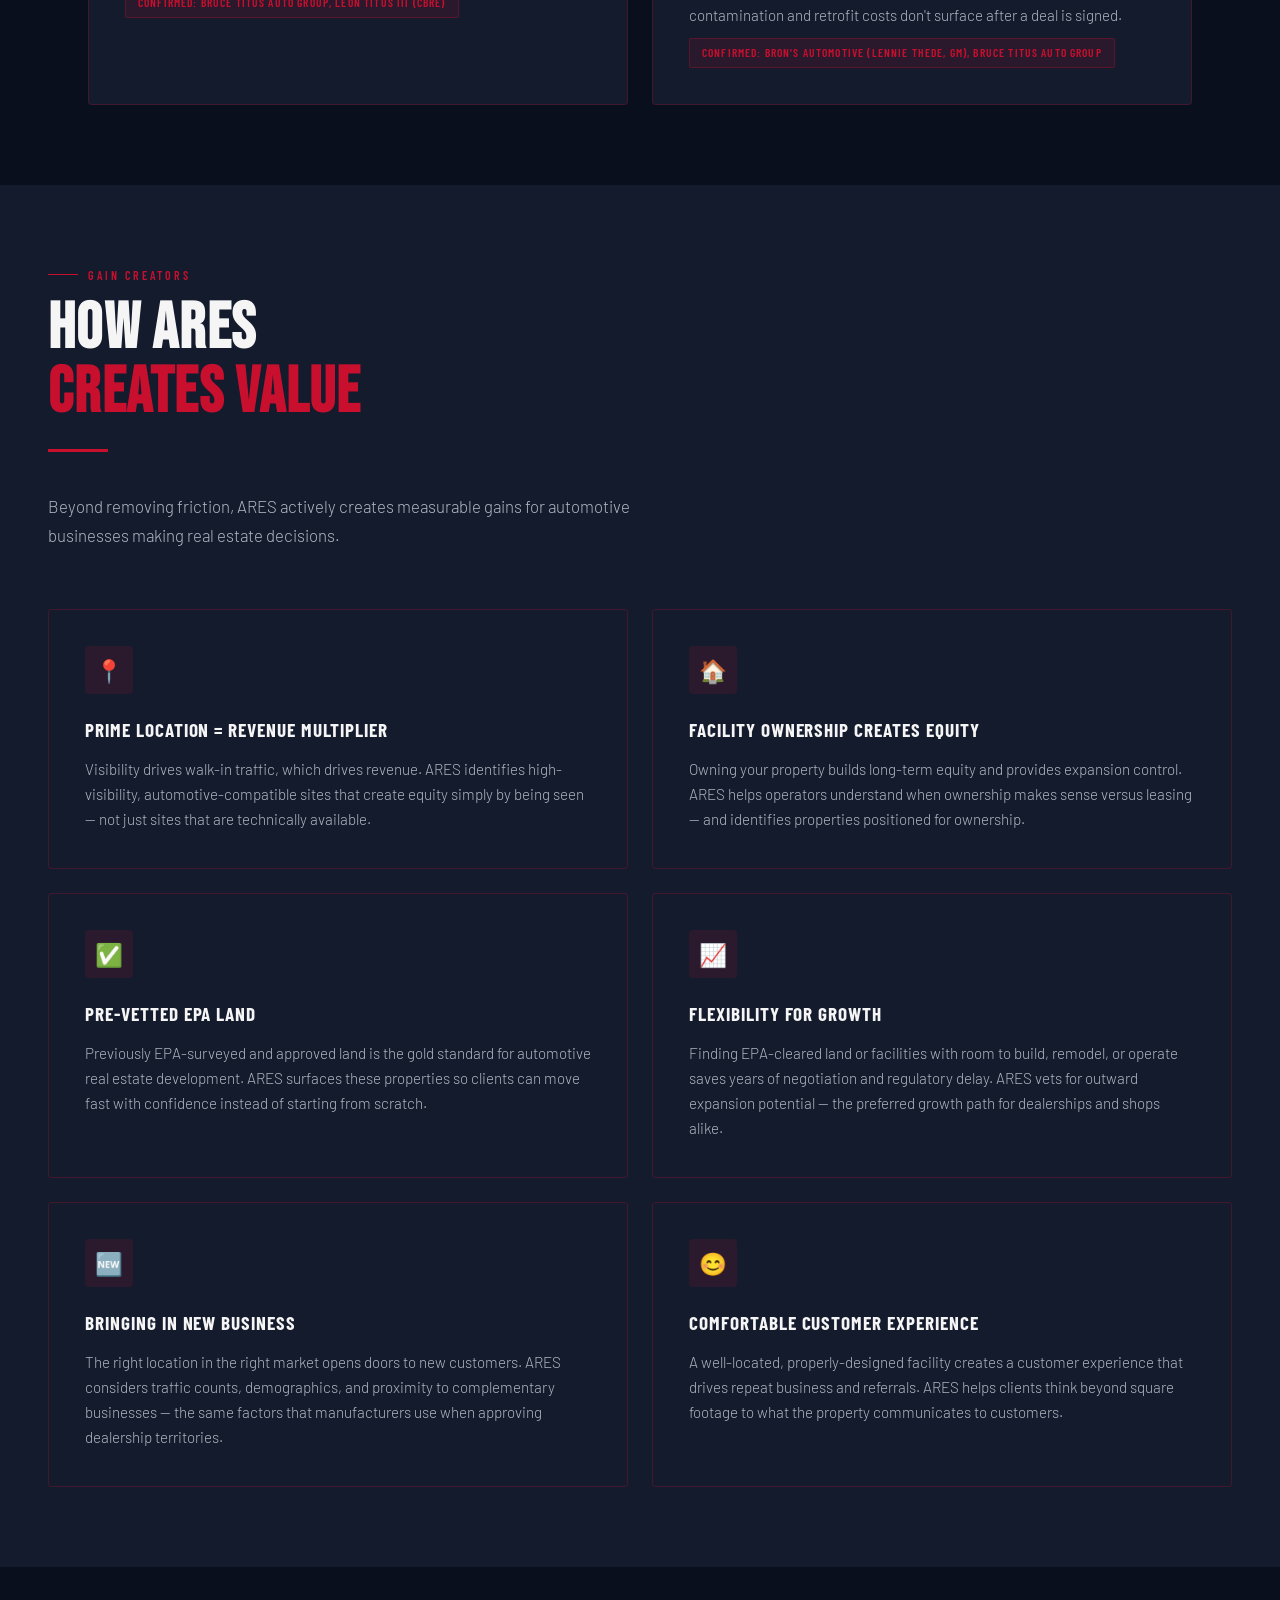
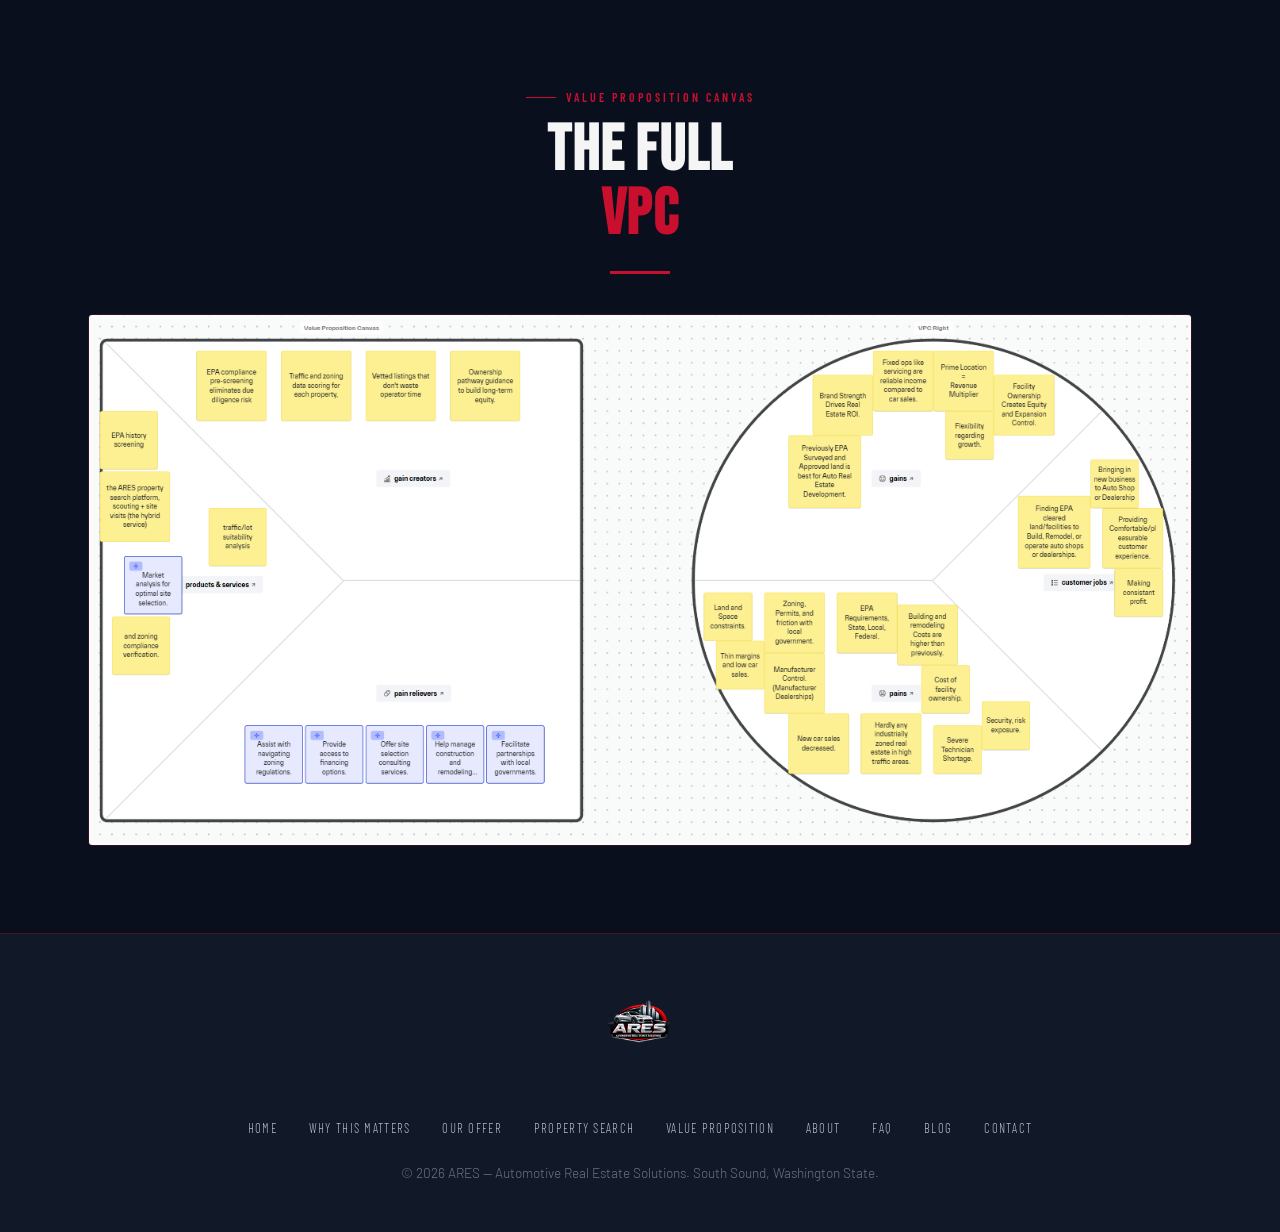
<file: value-proposition.html>
<!DOCTYPE html>
<html lang="en">
<head>
  <meta charset="UTF-8" />
  <meta name="viewport" content="width=device-width, initial-scale=1.0" />
  <title>Value Proposition — ARES Automotive Real Estate Solutions</title>
  <meta name="description" content="ARES addresses the real pains of automotive real estate — EPA compliance, zoning obstacles, land scarcity, and permitting friction." />
  <meta name="keywords" content="automotive real estate value proposition, EPA property vetting, zoning help auto shop, automotive land Washington, car dealership real estate" />
  <link rel="canonical" href="https://arescommercial.org/value-proposition.html" />
  <link rel="stylesheet" href="assets/style.css" />
  <meta property="og:title" content="Value Proposition — ARES Automotive Real Estate Solutions" />
  <meta property="og:description" content="ARES addresses the real pains of automotive real estate — EPA compliance, zoning restrictions, and deal-killing surprises discovered too late." />
  <meta property="og:url" content="https://arescommercial.org/value-proposition.html" />
  <meta property="og:type" content="website" />
  <meta property="og:image" content="https://arescommercial.org/assets/logo.png" />
  <meta property="og:site_name" content="ARES Automotive Real Estate Solutions" />
  <meta name="twitter:card" content="summary_large_image" />
  <meta name="twitter:title" content="Value Proposition — ARES Automotive Real Estate Solutions" />
  <meta name="twitter:description" content="ARES addresses the real pains of automotive real estate — EPA compliance, zoning restrictions, and deal-killing surprises discovered too late." />
  <meta name="twitter:image" content="https://arescommercial.org/assets/logo.png" />
</head>
<body>

  <!-- NAV -->
  <nav>
    <a class="nav-logo" href="index.html">
      <img src="assets/logo.png" alt="ARES Logo" />
    </a>
    <button class="hamburger" aria-label="Toggle menu">
      <span></span><span></span><span></span>
    </button>
    <ul>
      <li><a href="index.html">Home</a></li>
      <li><a href="why-this-matters.html">Why This Matters</a></li>
      <li><a href="offer.html">Our Offer</a></li>
      <li><a href="property-search.html">Property Search</a></li>
      <li><a href="value-proposition.html" class="active">Value Proposition</a></li>
      <li><a href="about.html">About</a></li>
      <li><a href="faq.html">FAQ</a></li>
      <li><a href="blog.html">Blog</a></li>
      <li><a href="contact.html" class="nav-cta">Contact Us</a></li>
    </ul>
  </nav>

  <div class="page-hero-bg"></div>

  <!-- PAGE HERO -->
  <div class="page-hero">
    <p class="section-eyebrow fade-in">Value Proposition</p>
    <h1 class="fade-in" style="font-family:'Bebas Neue',sans-serif; font-size:clamp(3rem,7vw,7rem); line-height:0.95; letter-spacing:0.02em;">WHY ARES<br><span style="color:var(--red);">MATTERS</span></h1>
    <div class="divider fade-in"></div>
    <p class="fade-in" style="font-size:1.05rem; color:var(--steel); max-width:580px; line-height:1.7;">Built directly from conversations with auto shop owners, dealership GMs, and CRE professionals across the South Sound. These aren't hypothetical pain points — they're what we heard, visit after visit.</p>
  </div>

  <!-- UNIQUE VALUE PROP -->
  <section>
    <div class="scroll-reveal" style="background: linear-gradient(135deg, rgba(200,16,46,0.12), rgba(200,16,46,0.04)); border: 1px solid var(--border); border-radius:4px; padding:48px; text-align:center; margin-bottom:80px;">
      <p class="section-eyebrow" style="justify-content:center;">Unique Value Proposition</p>
      <h2 style="font-size:clamp(1.8rem,4vw,3.2rem); margin-bottom:20px;">ARES helps automotive businesses find, vet, and secure<br><span>EPA-compliant, properly-zoned properties</span> —<br>before they waste time and money on a site that won't work.</h2>
      <p style="color:var(--steel); font-size:1.05rem; max-width:600px; margin:0 auto;">Independent auto repair shops and dealerships face real estate challenges that most brokers don't specialize in. ARES does.</p>
    </div>
  </section>

  <!-- PAIN RELIEVERS -->
  <section style="padding-top:0;">
    <div class="scroll-reveal">
      <p class="section-eyebrow">Pain Relievers</p>
      <h2>WE REMOVE THE<br><span>FRICTION</span></h2>
      <div class="divider"></div>
      <p class="section-lead">Every pain point below was confirmed by real conversations across 17+ visits — from independent shop owners and auto mall dealerships to commercial real estate brokers and city planners across the South Sound.</p>
    </div>
    <div class="grid-2" style="gap:24px;">

      <div class="card scroll-reveal">
        <div class="card-icon">🧪</div>
        <h3>EPA & Soil Contamination Clarity</h3>
        <div style="height:3px; background:var(--red); width:40px; margin:12px 0 16px;"></div>
        <p style="margin-bottom:16px;"><strong style="color:var(--white);">The pain:</strong> Older automotive properties carry specific contamination risks most buyers don't know to look for — in-ground lift hydraulic fluid that leaches into soil over decades, and underground storage tanks that Washington State mandated be removed in the 1990s, leaving behind remediation obligations that transfer with the land. Most operators don't find out until they're already deep in a deal.</p>
        <p><strong style="color:var(--red);">ARES relieves this by:</strong> Surfacing existing EPA survey data and contamination history on properties upfront — including known in-ground lift and UST risk factors — so you know what you're walking into before investing time or money.</p>
        <span class="step-tag">Confirmed: Bron's Automotive, Terry's Automotive, Bruce Titus Auto Group, Leon Titus III (CBRE), Greene Commercial</span>
      </div>

      <div class="card scroll-reveal">
        <div class="card-icon">🗺️</div>
        <h3>Zoning & Land Availability</h3>
        <div style="height:3px; background:var(--red); width:40px; margin:12px 0 16px;"></div>
        <p style="margin-bottom:16px;"><strong style="color:var(--white);">The pain:</strong> Automotive operations are classified as industrial uses — which narrows the field of compatible zones, but doesn't eliminate it entirely. Some zones allow industrial uses even when that isn't the explicit zoning category. The real constraint is that compatible land in high-traffic, desirable areas is already developed for other uses: retail, office, mixed-use. By the time an operator is looking, the sites that would work are occupied — particularly for new and used car operations trying to establish in a viable market location. What's left available is either off the main road, grandfathered and at risk of losing that status after just one year of vacancy, or requires careful zone research to confirm it even qualifies.</p>
        <p><strong style="color:var(--red);">ARES relieves this by:</strong> Identifying which zones permit automotive/industrial uses — not just explicitly-zoned sites — and surfacing parcels in those zones that are actually available before they're gone or redeveloped.</p>
        <span class="step-tag">Confirmed: Bron's Automotive, Mullinax Ford, Bruce Titus Auto Group, Leon Titus III (CBRE), City of Olympia Planning Dept.</span>
      </div>

      <div class="card scroll-reveal">
        <div class="card-icon">📋</div>
        <h3>Permitting & Regulatory Friction</h3>
        <div style="height:3px; background:var(--red); width:40px; margin:12px 0 16px;"></div>
        <p style="margin-bottom:16px;"><strong style="color:var(--white);">The pain:</strong> Permits are a major hurdle for new automotive businesses. Cities aren't actively welcoming auto shops — they want shopping centers and mixed-use development. The permit process burns time and money that independent operators can't afford to waste.</p>
        <p><strong style="color:var(--red);">ARES relieves this by:</strong> Providing clear guidance on what a site will require from building and planning departments before you commit, and connecting clients with permitting specialists when needed.</p>
        <span class="step-tag">Confirmed: Bron's Automotive, Mullinax Ford, City of Olympia Planning Dept., Greene Commercial</span>
      </div>

      <div class="card scroll-reveal">
        <div class="card-icon">💧</div>
        <h3>Site-Specific Technical Requirements</h3>
        <div style="height:3px; background:var(--red); width:40px; margin:12px 0 16px;"></div>
        <p style="margin-bottom:16px;"><strong style="color:var(--white);">The pain:</strong> Automotive properties have unique physical requirements — stormwater drainage systems, oil filtration, paved lots, lift infrastructure — that standard commercial properties don't account for. Missing these means expensive retrofits.</p>
        <p><strong style="color:var(--red);">ARES relieves this by:</strong> Vetting properties against automotive-specific infrastructure requirements, so you're not discovering a drainage problem after you've signed a lease.</p>
        <span class="step-tag">Confirmed: Mullinax Ford (Zach Dodge, GM), Bruce Titus Auto Group, Greene Commercial, City of Olympia Planning Dept.</span>
      </div>

      <div class="card scroll-reveal">
        <div class="card-icon">🔍</div>
        <h3>Information Asymmetry</h3>
        <div style="height:3px; background:var(--red); width:40px; margin:12px 0 16px;"></div>
        <p style="margin-bottom:16px;"><strong style="color:var(--white);">The pain:</strong> Dealership relocations are kept completely confidential. Independent operators don't have access to the same market intelligence that corporate chains do — they're always the last to know about opportunities.</p>
        <p><strong style="color:var(--red);">ARES relieves this by:</strong> Building relationships across the South Sound automotive and CRE community to surface opportunities earlier, before they hit the open market.</p>
        <span class="step-tag">Confirmed: Bruce Titus Auto Group, Leon Titus III (CBRE)</span>
      </div>

      <div class="card scroll-reveal">
        <div class="card-icon">🏗️</div>
        <h3>Equipment & Infrastructure Assessment</h3>
        <div style="height:3px; background:var(--red); width:40px; margin:12px 0 16px;"></div>
        <p style="margin-bottom:16px;"><strong style="color:var(--white);">The pain:</strong> Many older automotive properties still have grandfathered in-ground lifts — hydraulic fluid from these lifts leaches into the soil over time, creating EPA contamination that surfaces during transactions. Washington State's 1990s underground tank removal mandate added significant remediation costs to older sites. Buyers who don't know to look for these issues inherit them.</p>
        <p><strong style="color:var(--red);">ARES relieves this by:</strong> Flagging in-ground lift history, underground tank records, and infrastructure age early in the vetting process — so hidden contamination and retrofit costs don't surface after a deal is signed.</p>
        <span class="step-tag">Confirmed: Bron's Automotive (Lennie Thede, GM), Bruce Titus Auto Group</span>
      </div>

    </div>
  </section>

  <!-- GAIN CREATORS -->
  <section style="background: var(--card-bg); max-width:100%; padding:80px 48px;">
    <div style="max-width:1200px; margin:0 auto;">
      <div class="scroll-reveal">
        <p class="section-eyebrow">Gain Creators</p>
        <h2>HOW ARES<br><span>CREATES VALUE</span></h2>
        <div class="divider"></div>
        <p class="section-lead">Beyond removing friction, ARES actively creates measurable gains for automotive businesses making real estate decisions.</p>
      </div>
      <div class="grid-2" style="gap:24px;">

        <div class="card scroll-reveal">
          <div class="card-icon">📍</div>
          <h3>Prime Location = Revenue Multiplier</h3>
          <p>Visibility drives walk-in traffic, which drives revenue. ARES identifies high-visibility, automotive-compatible sites that create equity simply by being seen — not just sites that are technically available.</p>
        </div>

        <div class="card scroll-reveal">
          <div class="card-icon">🏠</div>
          <h3>Facility Ownership Creates Equity</h3>
          <p>Owning your property builds long-term equity and provides expansion control. ARES helps operators understand when ownership makes sense versus leasing — and identifies properties positioned for ownership.</p>
        </div>

        <div class="card scroll-reveal">
          <div class="card-icon">✅</div>
          <h3>Pre-Vetted EPA Land</h3>
          <p>Previously EPA-surveyed and approved land is the gold standard for automotive real estate development. ARES surfaces these properties so clients can move fast with confidence instead of starting from scratch.</p>
        </div>

        <div class="card scroll-reveal">
          <div class="card-icon">📈</div>
          <h3>Flexibility for Growth</h3>
          <p>Finding EPA-cleared land or facilities with room to build, remodel, or operate saves years of negotiation and regulatory delay. ARES vets for outward expansion potential — the preferred growth path for dealerships and shops alike.</p>
        </div>

        <div class="card scroll-reveal">
          <div class="card-icon">🆕</div>
          <h3>Bringing in New Business</h3>
          <p>The right location in the right market opens doors to new customers. ARES considers traffic counts, demographics, and proximity to complementary businesses — the same factors that manufacturers use when approving dealership territories.</p>
        </div>

        <div class="card scroll-reveal">
          <div class="card-icon">😊</div>
          <h3>Comfortable Customer Experience</h3>
          <p>A well-located, properly-designed facility creates a customer experience that drives repeat business and referrals. ARES helps clients think beyond square footage to what the property communicates to customers.</p>
        </div>

      </div>
    </div>
  </section>

  <!-- VPC IMAGE -->
  <section>
    <div class="scroll-reveal" style="text-align:center;">
      <p class="section-eyebrow" style="justify-content:center;">Value Proposition Canvas</p>
      <h2>THE FULL<br><span>VPC</span></h2>
      <div class="divider" style="margin:24px auto 40px;"></div>
      <img src="assets/vpc.png" alt="ARES Value Proposition Canvas — Customer pains, gains, and ARES solutions" style="max-width:100%; border-radius:4px; border:1px solid var(--border);" />
    </div>
  </section>

  <!-- FOOTER -->
  <footer>
    <img src="assets/logo.png" alt="ARES Logo" />
    <ul class="footer-links">
      <li><a href="index.html">Home</a></li>
      <li><a href="why-this-matters.html">Why This Matters</a></li>
      <li><a href="offer.html">Our Offer</a></li>
      <li><a href="property-search.html">Property Search</a></li>
      <li><a href="value-proposition.html">Value Proposition</a></li>
      <li><a href="about.html">About</a></li>
      <li><a href="faq.html">FAQ</a></li>
      <li><a href="blog.html">Blog</a></li>
      <li><a href="contact.html">Contact</a></li>
    </ul>
    <p>&copy; 2026 ARES — Automotive Real Estate Solutions. South Sound, Washington State.</p>
  </footer>

  <script src="assets/main.js"></script>
</body>
</html>
</file>
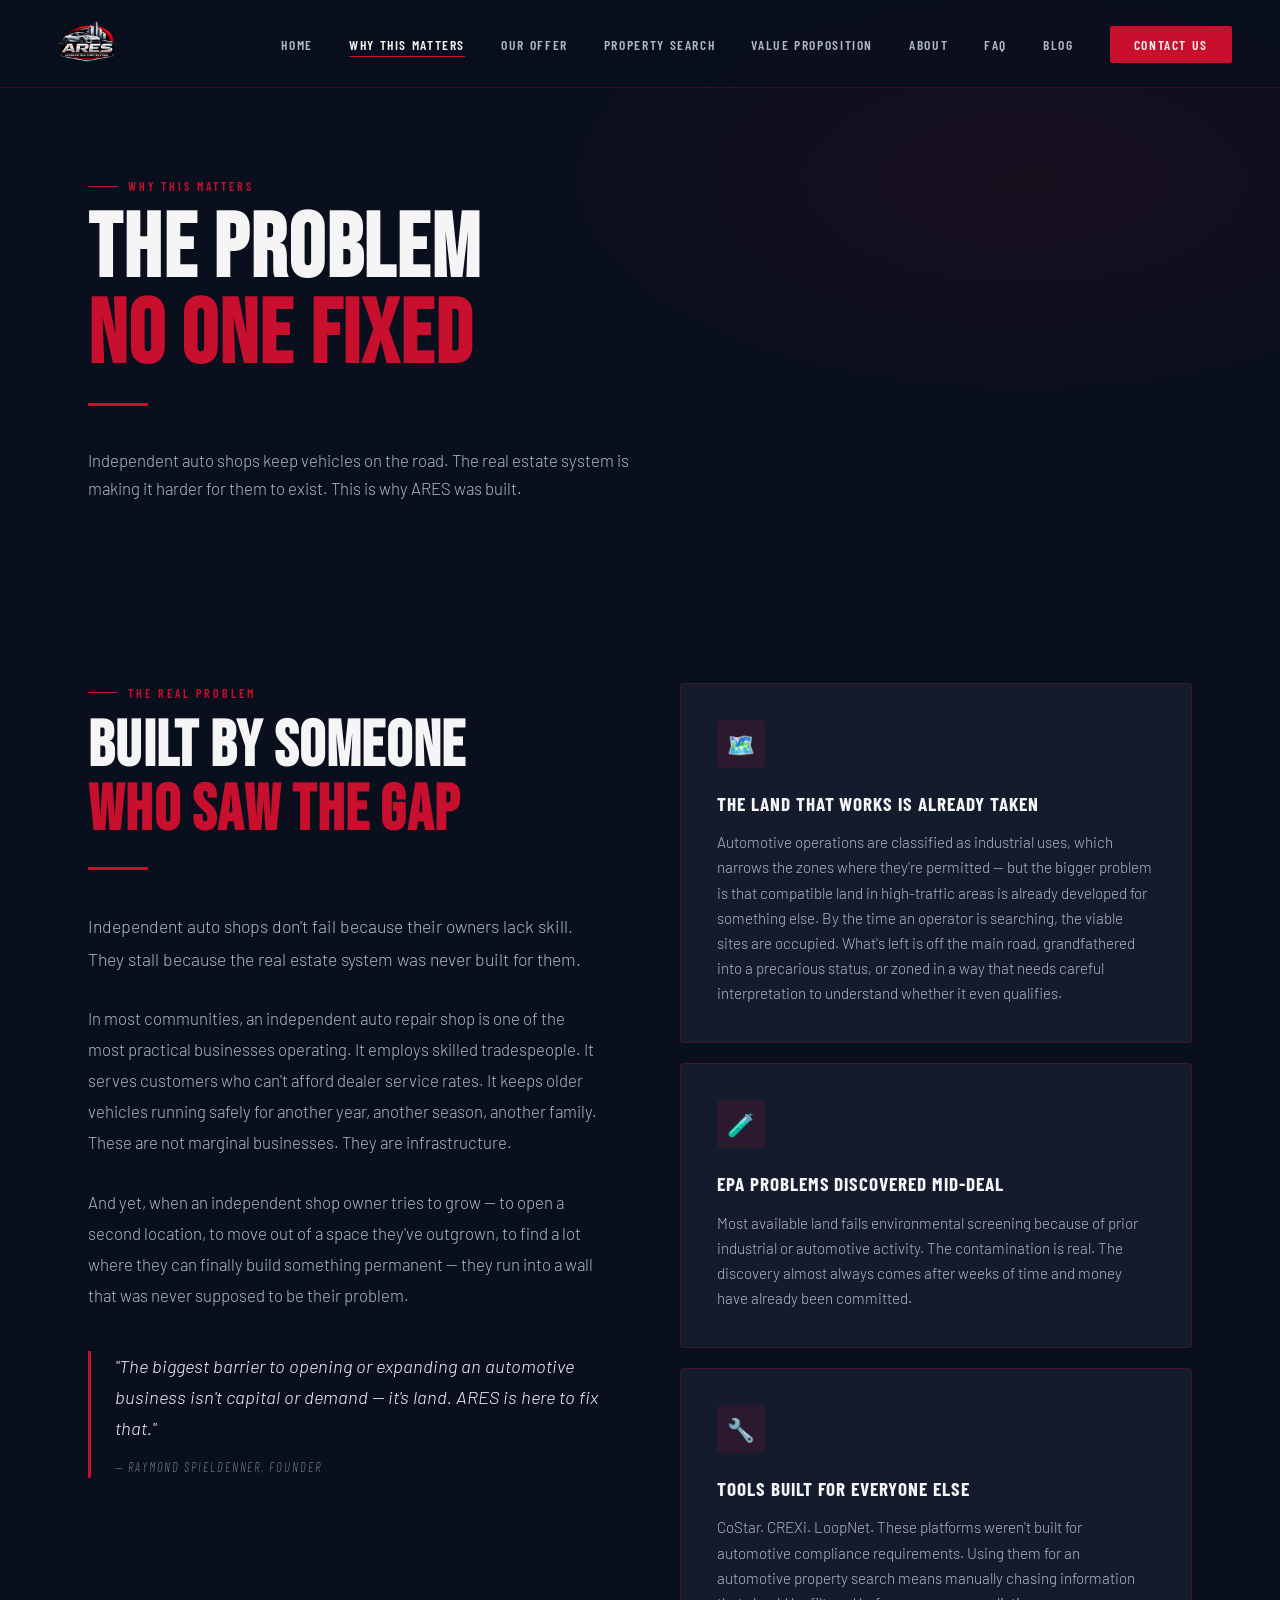
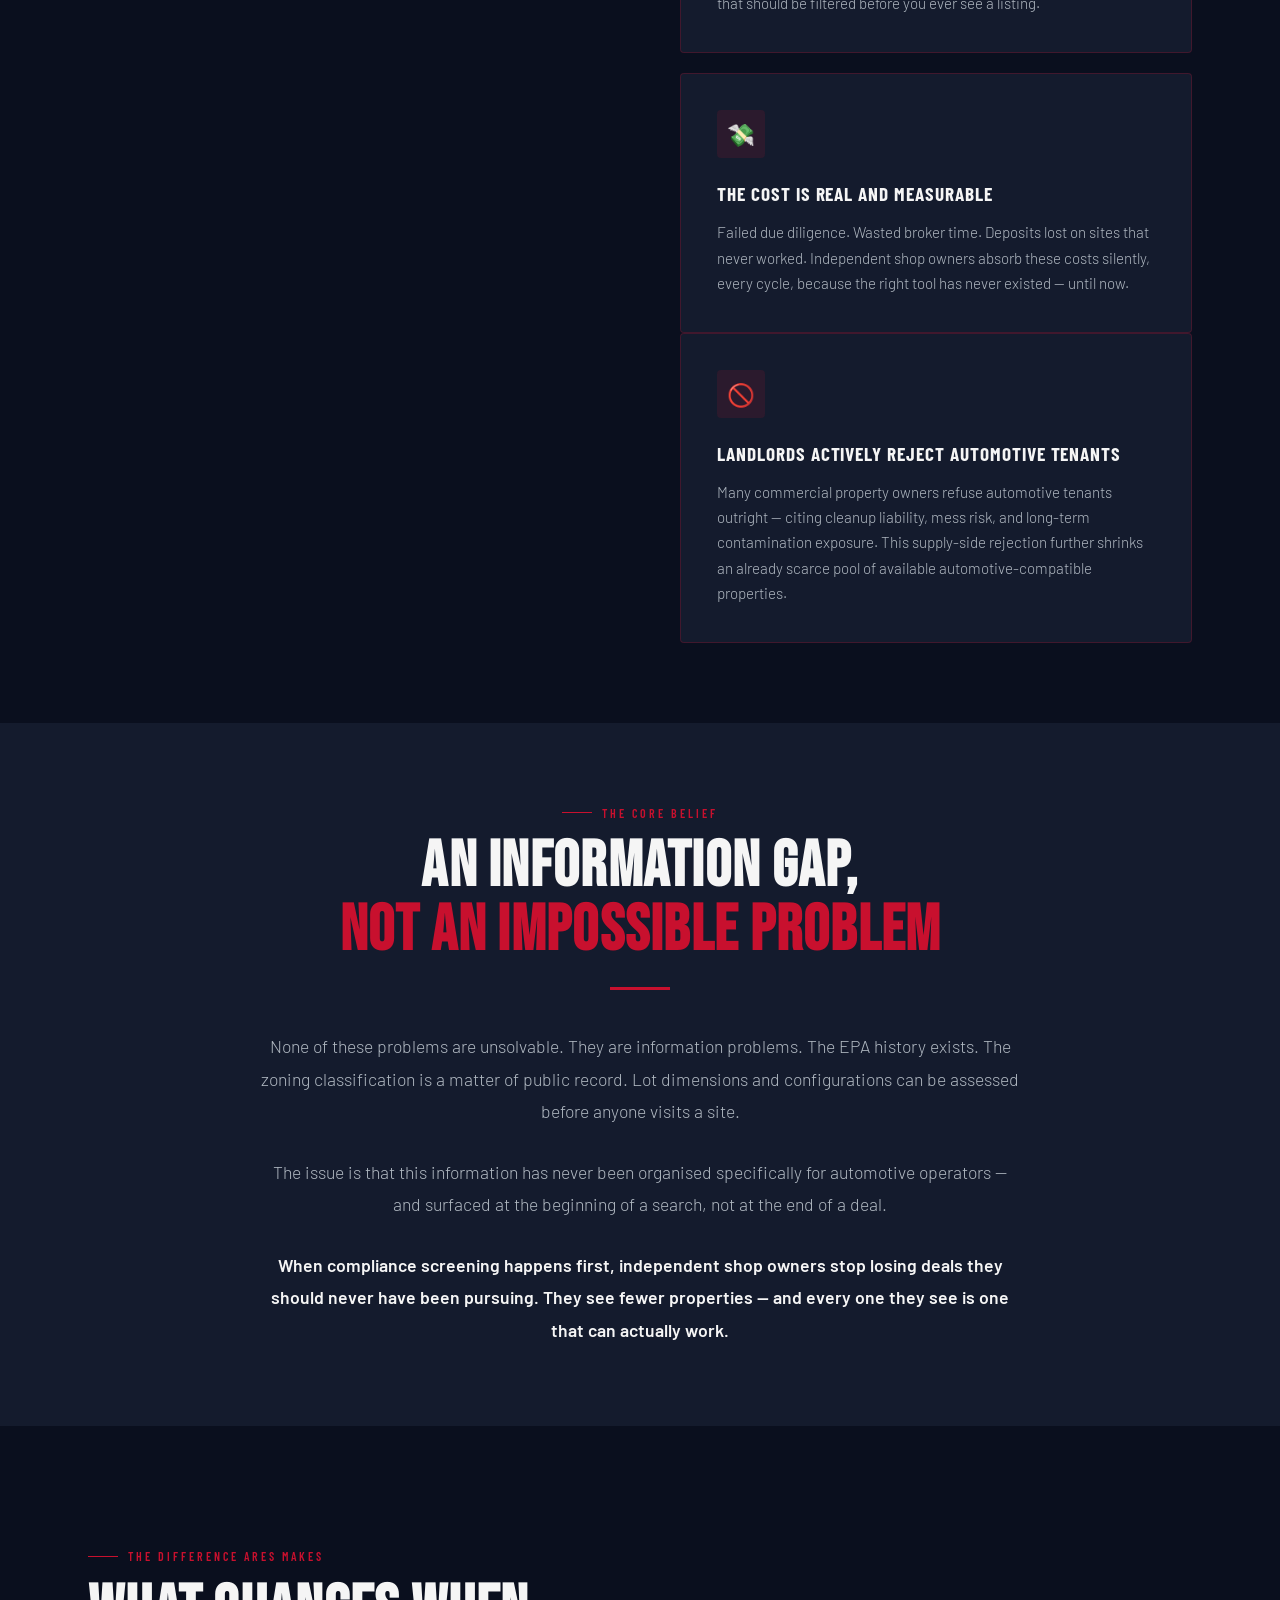
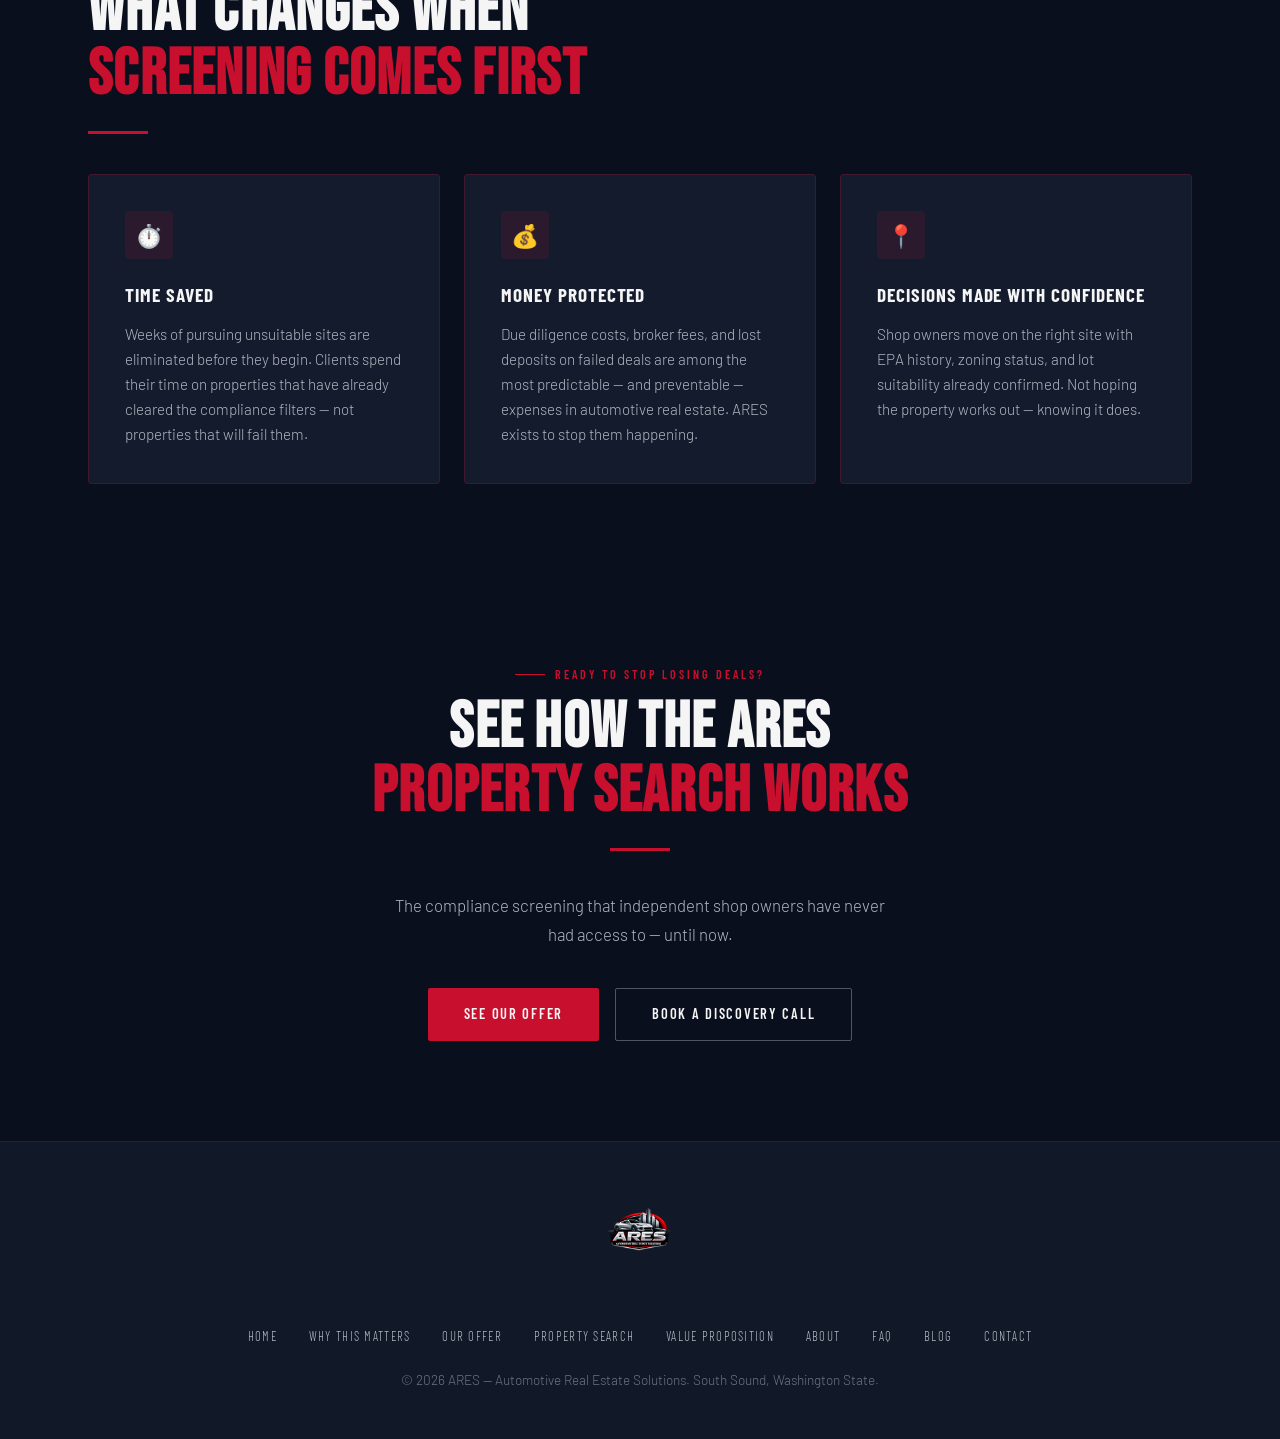
<file: why-this-matters.html>
<!DOCTYPE html>
<html lang="en">
<head>
  <meta charset="UTF-8" />
  <meta name="viewport" content="width=device-width, initial-scale=1.0" />
  <title>Why This Matters — ARES Automotive Real Estate Solutions</title>
  <meta name="description" content="Independent auto shops keep vehicles on the road. The real estate system is making it harder for them to exist. Here is why ARES was built." />
  <meta name="keywords" content="automotive real estate why it matters, independent auto shop real estate problems, EPA zoning automotive Washington, ARES mission" />
  <link rel="canonical" href="https://arescommercial.org/why-this-matters.html" />
  <link rel="stylesheet" href="assets/style.css" />
  <meta property="og:title" content="Why This Matters — ARES Automotive Real Estate Solutions" />
  <meta property="og:description" content="Independent auto shops keep vehicles on the road. The real estate system is making it harder than it should be. ARES exists to change that." />
  <meta property="og:url" content="https://arescommercial.org/why-this-matters.html" />
  <meta property="og:type" content="website" />
  <meta property="og:image" content="https://arescommercial.org/assets/logo.png" />
  <meta property="og:site_name" content="ARES Automotive Real Estate Solutions" />
  <meta name="twitter:card" content="summary_large_image" />
  <meta name="twitter:title" content="Why This Matters — ARES Automotive Real Estate Solutions" />
  <meta name="twitter:description" content="Independent auto shops keep vehicles on the road. The real estate system is making it harder than it should be. ARES exists to change that." />
  <meta name="twitter:image" content="https://arescommercial.org/assets/logo.png" />
</head>
<body>

  <!-- NAV -->
  <nav>
    <a class="nav-logo" href="index.html">
      <img src="assets/logo.png" alt="ARES Automotive Real Estate Solutions Logo" />
    </a>
    <button class="hamburger" aria-label="Toggle menu">
      <span></span><span></span><span></span>
    </button>
    <ul>
      <li><a href="index.html">Home</a></li>
      <li><a href="why-this-matters.html" class="active">Why This Matters</a></li>
      <li><a href="offer.html">Our Offer</a></li>
      <li><a href="property-search.html">Property Search</a></li>
      <li><a href="value-proposition.html">Value Proposition</a></li>
      <li><a href="about.html">About</a></li>
      <li><a href="faq.html">FAQ</a></li>
      <li><a href="blog.html">Blog</a></li>
      <li><a href="contact.html" class="nav-cta">Contact Us</a></li>
    </ul>
  </nav>

  <div class="page-hero-bg"></div>

  <!-- PAGE HERO -->
  <div class="page-hero">
    <p class="section-eyebrow fade-in">Why This Matters</p>
    <h1 class="fade-in" style="font-family:'Bebas Neue',sans-serif; font-size:clamp(3rem,7vw,7rem); line-height:0.95; letter-spacing:0.02em;">THE PROBLEM<br><span style="color:var(--red);">NO ONE FIXED</span></h1>
    <div class="divider fade-in"></div>
    <p class="fade-in" style="font-size:1.05rem; color:var(--steel); max-width:580px; line-height:1.7;">Independent auto shops keep vehicles on the road. The real estate system is making it harder for them to exist. This is why ARES was built.</p>
  </div>

  <!-- MANIFESTO -->
  <section>
    <div class="grid-2" style="gap:80px; align-items:start;">

      <div class="scroll-reveal">
        <p class="section-eyebrow">The Real Problem</p>
        <h2>BUILT BY SOMEONE<br><span>WHO SAW THE GAP</span></h2>
        <div class="divider"></div>

        <p style="font-size:1.1rem; color:var(--steel); line-height:1.85; margin-bottom:28px;">
          Independent auto shops don't fail because their owners lack skill. They stall because the real estate system was never built for them.
        </p>
        <p style="font-size:1.05rem; color:var(--steel); line-height:1.85; margin-bottom:28px;">
          In most communities, an independent auto repair shop is one of the most practical businesses operating. It employs skilled tradespeople. It serves customers who can't afford dealer service rates. It keeps older vehicles running safely for another year, another season, another family. These are not marginal businesses. They are infrastructure.
        </p>
        <p style="font-size:1.05rem; color:var(--steel); line-height:1.85; margin-bottom:28px;">
          And yet, when an independent shop owner tries to grow — to open a second location, to move out of a space they've outgrown, to find a lot where they can finally build something permanent — they run into a wall that was never supposed to be their problem.
        </p>

        <blockquote style="border-left:3px solid var(--red); padding-left:24px; margin:40px 0;">
          <p style="font-size:1.15rem; color:var(--white); font-style:italic; line-height:1.7;">"The biggest barrier to opening or expanding an automotive business isn't capital or demand — it's land. ARES is here to fix that."</p>
          <cite style="display:block; margin-top:12px; font-family:'Barlow Condensed',sans-serif; font-size:0.8rem; letter-spacing:0.15em; text-transform:uppercase; color:var(--dim);">— Raymond Spieldenner, Founder</cite>
        </blockquote>
      </div>

      <div>
        <div class="card scroll-reveal" style="margin-bottom:20px;">
          <div class="card-icon">🗺️</div>
          <h3>The Land That Works Is Already Taken</h3>
          <p>Automotive operations are classified as industrial uses, which narrows the zones where they're permitted — but the bigger problem is that compatible land in high-traffic areas is already developed for something else. By the time an operator is searching, the viable sites are occupied. What's left is off the main road, grandfathered into a precarious status, or zoned in a way that needs careful interpretation to understand whether it even qualifies.</p>
        </div>
        <div class="card scroll-reveal" style="margin-bottom:20px;">
          <div class="card-icon">🧪</div>
          <h3>EPA Problems Discovered Mid-Deal</h3>
          <p>Most available land fails environmental screening because of prior industrial or automotive activity. The contamination is real. The discovery almost always comes after weeks of time and money have already been committed.</p>
        </div>
        <div class="card scroll-reveal" style="margin-bottom:20px;">
          <div class="card-icon">🔧</div>
          <h3>Tools Built for Everyone Else</h3>
          <p>CoStar. CREXi. LoopNet. These platforms weren't built for automotive compliance requirements. Using them for an automotive property search means manually chasing information that should be filtered before you ever see a listing.</p>
        </div>
        <div class="card scroll-reveal">
          <div class="card-icon">💸</div>
          <h3>The Cost Is Real and Measurable</h3>
          <p>Failed due diligence. Wasted broker time. Deposits lost on sites that never worked. Independent shop owners absorb these costs silently, every cycle, because the right tool has never existed — until now.</p>
        </div>
        <div class="card scroll-reveal">
          <div class="card-icon">🚫</div>
          <h3>Landlords Actively Reject Automotive Tenants</h3>
          <p>Many commercial property owners refuse automotive tenants outright — citing cleanup liability, mess risk, and long-term contamination exposure. This supply-side rejection further shrinks an already scarce pool of available automotive-compatible properties.</p>
        </div>
      </div>

    </div>
  </section>

  <!-- THE INFORMATION GAP -->
  <section style="background:var(--card-bg); max-width:100%; padding:80px 48px;">
    <div style="max-width:1200px; margin:0 auto;">
      <div class="scroll-reveal" style="text-align:center; max-width:760px; margin:0 auto;">
        <p class="section-eyebrow" style="justify-content:center;">The Core Belief</p>
        <h2>AN INFORMATION GAP,<br><span>NOT AN IMPOSSIBLE PROBLEM</span></h2>
        <div class="divider" style="margin:24px auto 40px;"></div>
        <p style="font-size:1.1rem; color:var(--steel); line-height:1.85; margin-bottom:28px;">
          None of these problems are unsolvable. They are information problems. The EPA history exists. The zoning classification is a matter of public record. Lot dimensions and configurations can be assessed before anyone visits a site.
        </p>
        <p style="font-size:1.1rem; color:var(--steel); line-height:1.85; margin-bottom:28px;">
          The issue is that this information has never been organised specifically for automotive operators — and surfaced at the beginning of a search, not at the end of a deal.
        </p>
        <p style="font-size:1.1rem; color:var(--white); font-weight:600; line-height:1.85;">
          When compliance screening happens first, independent shop owners stop losing deals they should never have been pursuing. They see fewer properties — and every one they see is one that can actually work.
        </p>
      </div>
    </div>
  </section>

  <!-- WHAT CHANGES -->
  <section>
    <div class="scroll-reveal">
      <p class="section-eyebrow">The Difference ARES Makes</p>
      <h2>WHAT CHANGES WHEN<br><span>SCREENING COMES FIRST</span></h2>
      <div class="divider"></div>
    </div>
    <div class="grid-3">
      <div class="card scroll-reveal">
        <div class="card-icon">⏱️</div>
        <h3>Time Saved</h3>
        <p>Weeks of pursuing unsuitable sites are eliminated before they begin. Clients spend their time on properties that have already cleared the compliance filters — not properties that will fail them.</p>
      </div>
      <div class="card scroll-reveal">
        <div class="card-icon">💰</div>
        <h3>Money Protected</h3>
        <p>Due diligence costs, broker fees, and lost deposits on failed deals are among the most predictable — and preventable — expenses in automotive real estate. ARES exists to stop them happening.</p>
      </div>
      <div class="card scroll-reveal">
        <div class="card-icon">📍</div>
        <h3>Decisions Made With Confidence</h3>
        <p>Shop owners move on the right site with EPA history, zoning status, and lot suitability already confirmed. Not hoping the property works out — knowing it does.</p>
      </div>
    </div>
  </section>

  <!-- CTA -->
  <section style="text-align:center; padding:100px 48px;">
    <div class="scroll-reveal">
      <p class="section-eyebrow" style="justify-content:center;">Ready to Stop Losing Deals?</p>
      <h2>SEE HOW THE ARES<br><span>PROPERTY SEARCH WORKS</span></h2>
      <div class="divider" style="margin:24px auto 40px;"></div>
      <p style="color:var(--steel); max-width:500px; margin:0 auto 40px; font-size:1.05rem;">The compliance screening that independent shop owners have never had access to — until now.</p>
      <div style="display:flex; gap:16px; justify-content:center; flex-wrap:wrap;">
        <a href="offer.html" class="btn-primary">See Our Offer</a>
        <a href="contact.html" class="btn-secondary">Book a Discovery Call</a>
      </div>
    </div>
  </section>

  <!-- FOOTER -->
  <footer>
    <img src="assets/logo.png" alt="ARES Logo" />
    <ul class="footer-links">
      <li><a href="index.html">Home</a></li>
      <li><a href="why-this-matters.html">Why This Matters</a></li>
      <li><a href="offer.html">Our Offer</a></li>
      <li><a href="property-search.html">Property Search</a></li>
      <li><a href="value-proposition.html">Value Proposition</a></li>
      <li><a href="about.html">About</a></li>
      <li><a href="faq.html">FAQ</a></li>
      <li><a href="blog.html">Blog</a></li>
      <li><a href="contact.html">Contact</a></li>
    </ul>
    <p>&copy; 2026 ARES — Automotive Real Estate Solutions. South Sound, Washington State.</p>
  </footer>

  <script src="assets/main.js"></script>
</body>
</html>
</file>
<file: assets/style.css>
/* ============================================================
   ARES — Automotive Real Estate Solutions
   Brand: Navy #0A0F1E | Red #C8102E | White #F5F5F5 | Steel #B0B8C1
   ============================================================ */

@import url('https://fonts.googleapis.com/css2?family=Bebas+Neue&family=Barlow:ital,wght@0,300;0,400;0,600;0,700;1,300&family=Barlow+Condensed:wght@400;600;700&display=swap');

:root {
  --navy:    #0A0F1E;
  --navy2:   #111827;
  --red:     #C8102E;
  --red2:    #E8102E;
  --white:   #F5F5F5;
  --steel:   #B0B8C1;
  --dim:     #6B7280;
  --card-bg: #141B2D;
  --border:  rgba(200,16,46,0.25);
}

*, *::before, *::after { box-sizing: border-box; margin: 0; padding: 0; }

html { scroll-behavior: smooth; }

body {
  background: var(--navy);
  color: var(--white);
  font-family: 'Barlow', sans-serif;
  font-weight: 300;
  line-height: 1.7;
  overflow-x: hidden;
}

/* ── NOISE TEXTURE OVERLAY ── */
body::before {
  content: '';
  position: fixed;
  inset: 0;
  background-image: url("data:image/svg+xml,%3Csvg viewBox='0 0 200 200' xmlns='http://www.w3.org/2000/svg'%3E%3Cfilter id='n'%3E%3CfeTurbulence type='fractalNoise' baseFrequency='0.75' numOctaves='4' stitchTiles='stitch'/%3E%3C/filter%3E%3Crect width='100%25' height='100%25' filter='url(%23n)' opacity='0.04'/%3E%3C/svg%3E");
  pointer-events: none;
  z-index: 0;
  opacity: 0.4;
}

/* ── NAVIGATION ── */
nav {
  position: fixed;
  top: 0; left: 0; right: 0;
  z-index: 100;
  display: flex;
  align-items: center;
  justify-content: space-between;
  padding: 0 48px;
  height: 88px;
  background: rgba(10,15,30,0.92);
  backdrop-filter: blur(12px);
  border-bottom: 1px solid var(--border);
}

nav .nav-logo img {
  height: 80px;
  width: auto;
  display: block;
}

nav ul {
  list-style: none;
  display: flex;
  gap: 36px;
  align-items: center;
}

nav ul a {
  font-family: 'Barlow Condensed', sans-serif;
  font-size: 0.85rem;
  font-weight: 600;
  letter-spacing: 0.12em;
  text-transform: uppercase;
  color: var(--steel);
  text-decoration: none;
  transition: color 0.2s;
  position: relative;
}

nav ul a::after {
  content: '';
  position: absolute;
  bottom: -4px; left: 0; right: 100%;
  height: 1px;
  background: var(--red);
  transition: right 0.25s ease;
}

nav ul a:hover,
nav ul a.active { color: var(--white); }
nav ul a:hover::after,
nav ul a.active::after { right: 0; }

nav .nav-cta {
  background: var(--red);
  color: var(--white) !important;
  padding: 10px 24px;
  border-radius: 2px;
  transition: background 0.2s !important;
}
nav .nav-cta:hover { background: var(--red2) !important; }
nav .nav-cta::after { display: none !important; }

/* ── HAMBURGER ── */
.hamburger {
  display: none;
  flex-direction: column;
  gap: 5px;
  cursor: pointer;
  background: none;
  border: none;
  padding: 4px;
}
.hamburger span {
  display: block;
  width: 26px;
  height: 2px;
  background: var(--white);
  transition: all 0.3s;
}

/* ── SECTION BASE ── */
section {
  position: relative;
  z-index: 1;
  padding: 120px 48px 80px;
  max-width: 1200px;
  margin: 0 auto;
}

/* ── HERO ── */
.hero {
  min-height: 100vh;
  display: flex;
  flex-direction: column;
  justify-content: center;
  padding: 0 48px;
  max-width: 100%;
  position: relative;
  overflow: hidden;
}

.hero-bg {
  position: absolute;
  inset: 0;
  background: radial-gradient(ellipse 80% 60% at 60% 40%, rgba(200,16,46,0.12) 0%, transparent 70%),
              radial-gradient(ellipse 50% 50% at 10% 80%, rgba(200,16,46,0.06) 0%, transparent 60%),
              var(--navy);
  z-index: 0;
}

.hero-grid-lines {
  position: absolute;
  inset: 0;
  background-image:
    linear-gradient(rgba(200,16,46,0.07) 1px, transparent 1px),
    linear-gradient(90deg, rgba(200,16,46,0.07) 1px, transparent 1px);
  background-size: 80px 80px;
  z-index: 0;
}

.hero-content {
  position: relative;
  z-index: 2;
  max-width: 1100px;
  margin: 0 auto;
  width: 100%;
  padding-top: 80px;
}

.hero-eyebrow {
  font-family: 'Barlow Condensed', sans-serif;
  font-size: 0.8rem;
  font-weight: 600;
  letter-spacing: 0.25em;
  text-transform: uppercase;
  color: var(--red);
  margin-bottom: 20px;
  display: flex;
  align-items: center;
  gap: 12px;
}

.hero-eyebrow::before {
  content: '';
  display: block;
  width: 40px;
  height: 1px;
  background: var(--red);
}

.hero h1 {
  font-family: 'Bebas Neue', sans-serif;
  font-size: clamp(4rem, 9vw, 9rem);
  line-height: 0.92;
  letter-spacing: 0.02em;
  color: var(--white);
  margin-bottom: 32px;
}

.hero h1 span { color: var(--red); }

.hero-sub {
  font-size: clamp(1rem, 1.8vw, 1.3rem);
  font-weight: 300;
  color: var(--steel);
  max-width: 560px;
  margin-bottom: 48px;
  line-height: 1.6;
}

.hero-cta-group {
  display: flex;
  gap: 16px;
  flex-wrap: wrap;
}

.btn-primary {
  background: var(--red);
  color: var(--white);
  text-decoration: none;
  padding: 14px 36px;
  font-family: 'Barlow Condensed', sans-serif;
  font-size: 0.9rem;
  font-weight: 600;
  letter-spacing: 0.12em;
  text-transform: uppercase;
  border-radius: 2px;
  transition: background 0.2s, transform 0.15s;
  display: inline-block;
}
.btn-primary:hover { background: var(--red2); transform: translateY(-2px); }

.btn-secondary {
  background: transparent;
  color: var(--white);
  text-decoration: none;
  padding: 13px 36px;
  font-family: 'Barlow Condensed', sans-serif;
  font-size: 0.9rem;
  font-weight: 600;
  letter-spacing: 0.12em;
  text-transform: uppercase;
  border: 1px solid rgba(245,245,245,0.3);
  border-radius: 2px;
  transition: border-color 0.2s, color 0.2s;
  display: inline-block;
}
.btn-secondary:hover { border-color: var(--white); }

/* ── SECTION HEADINGS ── */
.section-eyebrow {
  font-family: 'Barlow Condensed', sans-serif;
  font-size: 0.75rem;
  font-weight: 600;
  letter-spacing: 0.25em;
  text-transform: uppercase;
  color: var(--red);
  margin-bottom: 12px;
  display: flex;
  align-items: center;
  gap: 10px;
}
.section-eyebrow::before {
  content: '';
  display: block;
  width: 30px;
  height: 1px;
  background: var(--red);
}

h2 {
  font-family: 'Bebas Neue', sans-serif;
  font-size: clamp(2.5rem, 5vw, 4.5rem);
  line-height: 1;
  letter-spacing: 0.02em;
  color: var(--white);
  margin-bottom: 20px;
}

h2 span { color: var(--red); }

.section-lead {
  font-size: 1.05rem;
  color: var(--steel);
  max-width: 600px;
  margin-bottom: 60px;
  line-height: 1.7;
}

/* ── CARDS ── */
.card {
  background: var(--card-bg);
  border: 1px solid var(--border);
  border-radius: 4px;
  padding: 36px;
  transition: border-color 0.25s, transform 0.2s;
}
.card:hover {
  border-color: var(--red);
  transform: translateY(-4px);
}

.card-icon {
  width: 48px;
  height: 48px;
  background: rgba(200,16,46,0.12);
  border-radius: 4px;
  display: flex;
  align-items: center;
  justify-content: center;
  margin-bottom: 20px;
  font-size: 1.4rem;
}

.card h3 {
  font-family: 'Barlow Condensed', sans-serif;
  font-size: 1.2rem;
  font-weight: 700;
  letter-spacing: 0.05em;
  text-transform: uppercase;
  color: var(--white);
  margin-bottom: 10px;
}

.card p {
  font-size: 0.95rem;
  color: var(--steel);
  line-height: 1.65;
}

/* ── GRID LAYOUTS ── */
.grid-2 { display: grid; grid-template-columns: 1fr 1fr; gap: 24px; }
.grid-3 { display: grid; grid-template-columns: repeat(3, 1fr); gap: 24px; }
.grid-4 { display: grid; grid-template-columns: repeat(4, 1fr); gap: 20px; }

/* ── DIVIDER ── */
.divider {
  width: 60px;
  height: 3px;
  background: var(--red);
  margin: 24px 0 40px;
}

/* ── RED ACCENT LINE ── */
.accent-line {
  width: 100%;
  height: 1px;
  background: linear-gradient(90deg, var(--red), transparent);
  margin: 0 0 60px;
}

/* ── FOOTER ── */
footer {
  position: relative;
  z-index: 1;
  background: var(--navy2);
  border-top: 1px solid var(--border);
  padding: 48px;
  text-align: center;
}

footer img { height: 84px; margin-bottom: 20px; }

footer p {
  font-size: 0.85rem;
  color: var(--dim);
}

footer .footer-links {
  display: flex;
  justify-content: center;
  gap: 32px;
  margin: 20px 0;
  list-style: none;
}

footer .footer-links a {
  font-family: 'Barlow Condensed', sans-serif;
  font-size: 0.8rem;
  letter-spacing: 0.1em;
  text-transform: uppercase;
  color: var(--steel);
  text-decoration: none;
  transition: color 0.2s;
}
footer .footer-links a:hover { color: var(--red); }

/* ── FADE IN ANIMATION ── */
.fade-in {
  opacity: 0;
  transform: translateY(28px);
  animation: fadeUp 0.7s ease forwards;
}
.fade-in:nth-child(1) { animation-delay: 0.1s; }
.fade-in:nth-child(2) { animation-delay: 0.2s; }
.fade-in:nth-child(3) { animation-delay: 0.3s; }
.fade-in:nth-child(4) { animation-delay: 0.4s; }
.fade-in:nth-child(5) { animation-delay: 0.5s; }
.fade-in:nth-child(6) { animation-delay: 0.6s; }

@keyframes fadeUp {
  to { opacity: 1; transform: translateY(0); }
}

/* ── PAGE HERO (inner pages) ── */
.page-hero {
  padding-top: 176px;
  padding-bottom: 60px;
  max-width: 1200px;
  margin: 0 auto;
  padding-left: 48px;
  padding-right: 48px;
  position: relative;
  z-index: 1;
}

.page-hero-bg {
  position: fixed;
  inset: 0;
  background: radial-gradient(ellipse 60% 40% at 80% 20%, rgba(200,16,46,0.08) 0%, transparent 60%),
              var(--navy);
  z-index: 0;
}

/* ── STAT BAND ── */
.stat-band {
  background: var(--card-bg);
  border-top: 1px solid var(--border);
  border-bottom: 1px solid var(--border);
  padding: 48px;
  display: flex;
  justify-content: center;
  gap: 80px;
  position: relative;
  z-index: 1;
}

.stat-item { text-align: center; }

.stat-num {
  font-family: 'Bebas Neue', sans-serif;
  font-size: 3.5rem;
  color: var(--red);
  line-height: 1;
}

.stat-label {
  font-family: 'Barlow Condensed', sans-serif;
  font-size: 0.75rem;
  letter-spacing: 0.15em;
  text-transform: uppercase;
  color: var(--steel);
  margin-top: 6px;
}

/* ── FORM ── */
.form-group {
  margin-bottom: 20px;
}

.form-group label {
  display: block;
  font-family: 'Barlow Condensed', sans-serif;
  font-size: 0.8rem;
  font-weight: 600;
  letter-spacing: 0.15em;
  text-transform: uppercase;
  color: var(--steel);
  margin-bottom: 8px;
}

.form-group input,
.form-group textarea,
.form-group select {
  width: 100%;
  background: var(--card-bg);
  border: 1px solid var(--border);
  border-radius: 2px;
  padding: 14px 18px;
  color: var(--white);
  font-family: 'Barlow', sans-serif;
  font-size: 0.95rem;
  font-weight: 300;
  transition: border-color 0.2s;
  outline: none;
}

.form-group input:focus,
.form-group textarea:focus,
.form-group select:focus {
  border-color: var(--red);
}

.form-group textarea { resize: vertical; min-height: 140px; }

/* ── JOURNEY MAP ── */
.journey-step {
  display: flex;
  gap: 32px;
  align-items: flex-start;
  padding: 36px;
  background: var(--card-bg);
  border: 1px solid var(--border);
  border-radius: 4px;
  margin-bottom: 16px;
  transition: border-color 0.25s;
}
.journey-step:hover { border-color: var(--red); }

.step-number {
  font-family: 'Bebas Neue', sans-serif;
  font-size: 3rem;
  color: var(--red);
  line-height: 1;
  min-width: 60px;
  opacity: 0.5;
}

.step-content h3 {
  font-family: 'Barlow Condensed', sans-serif;
  font-size: 1.15rem;
  font-weight: 700;
  letter-spacing: 0.08em;
  text-transform: uppercase;
  color: var(--white);
  margin-bottom: 8px;
}

.step-content p { font-size: 0.95rem; color: var(--steel); }

.step-tag {
  display: inline-block;
  margin-top: 10px;
  padding: 4px 12px;
  background: rgba(200,16,46,0.12);
  border: 1px solid rgba(200,16,46,0.3);
  border-radius: 2px;
  font-family: 'Barlow Condensed', sans-serif;
  font-size: 0.72rem;
  font-weight: 600;
  letter-spacing: 0.1em;
  text-transform: uppercase;
  color: var(--red);
}

/* ── HAMBURGER OPEN STATE (X animation) ── */
.hamburger.open span:nth-child(1) { transform: translateY(7px) rotate(45deg); }
.hamburger.open span:nth-child(2) { opacity: 0; transform: scaleX(0); }
.hamburger.open span:nth-child(3) { transform: translateY(-7px) rotate(-45deg); }

/* ── RESPONSIVE — TABLET / SMALL DESKTOP ── */
@media (max-width: 900px) {
  nav { padding: 0 24px; }
  nav ul {
    display: none;
    flex-direction: column;
    position: absolute;
    top: 88px; left: 0; right: 0;
    background: var(--navy2);
    padding: 24px;
    gap: 20px;
    border-bottom: 1px solid var(--border);
    z-index: 200;
  }
  nav ul.open { display: flex; }
  .hamburger { display: flex; }
  .hero { padding-left: 24px; padding-right: 24px; }
  section { padding: 80px 24px 60px; }
  .page-hero { padding-top: 140px; padding-left: 24px; padding-right: 24px; }
  .grid-2, .grid-3, .grid-4 { grid-template-columns: 1fr; }
  .stat-band { flex-direction: column; gap: 36px; padding: 36px 24px; }
  .journey-step { flex-direction: column; gap: 16px; padding: 24px; }
  .step-number { font-size: 2rem; min-width: auto; }
  footer { padding: 36px 24px; }
  footer .footer-links { flex-wrap: wrap; gap: 16px; }
  .hero-cta-group { flex-direction: column; align-items: flex-start; }
  .btn-primary, .btn-secondary { width: 100%; text-align: center; }
}

/* ── RESPONSIVE — MOBILE ── */
@media (max-width: 600px) {
  nav { height: 72px; }
  nav .nav-logo img { height: 60px; }
  nav ul { top: 72px; }
  .hero { padding-left: 16px; padding-right: 16px; padding-top: 72px; }
  section { padding: 60px 16px 40px; }
  .page-hero { padding-top: 110px; padding-left: 16px; padding-right: 16px; padding-bottom: 40px; }
  .card { padding: 24px 20px; }
  .stat-band { padding: 28px 16px; gap: 28px; }
  .stat-num { font-size: 2.8rem; }
  footer { padding: 28px 16px; }
  footer img { height: 64px; }
  footer .footer-links { gap: 12px; }
  .journey-step { padding: 20px 16px; }
  h2 { font-size: clamp(2rem, 8vw, 3rem); }
  .section-lead { font-size: 0.95rem; margin-bottom: 40px; }
  .btn-primary, .btn-secondary { padding: 13px 24px; font-size: 0.85rem; }
}
</file>
